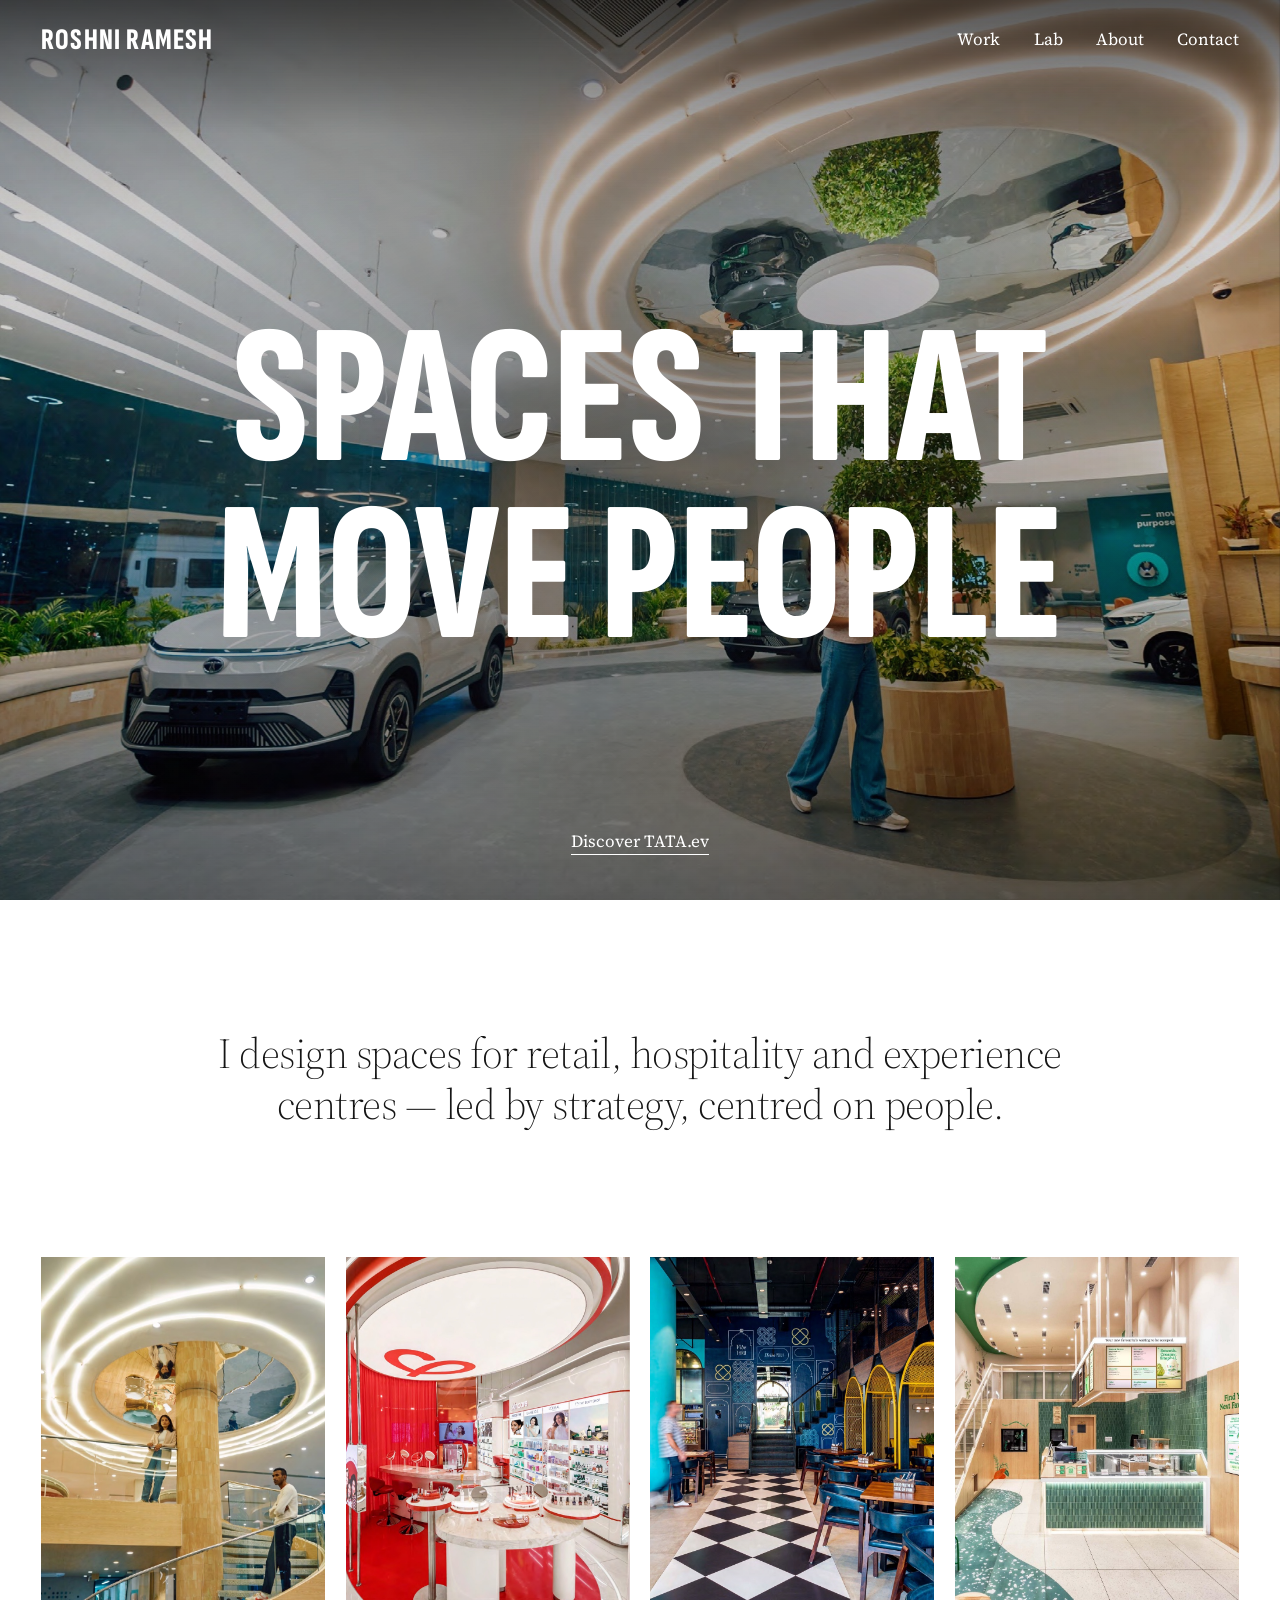
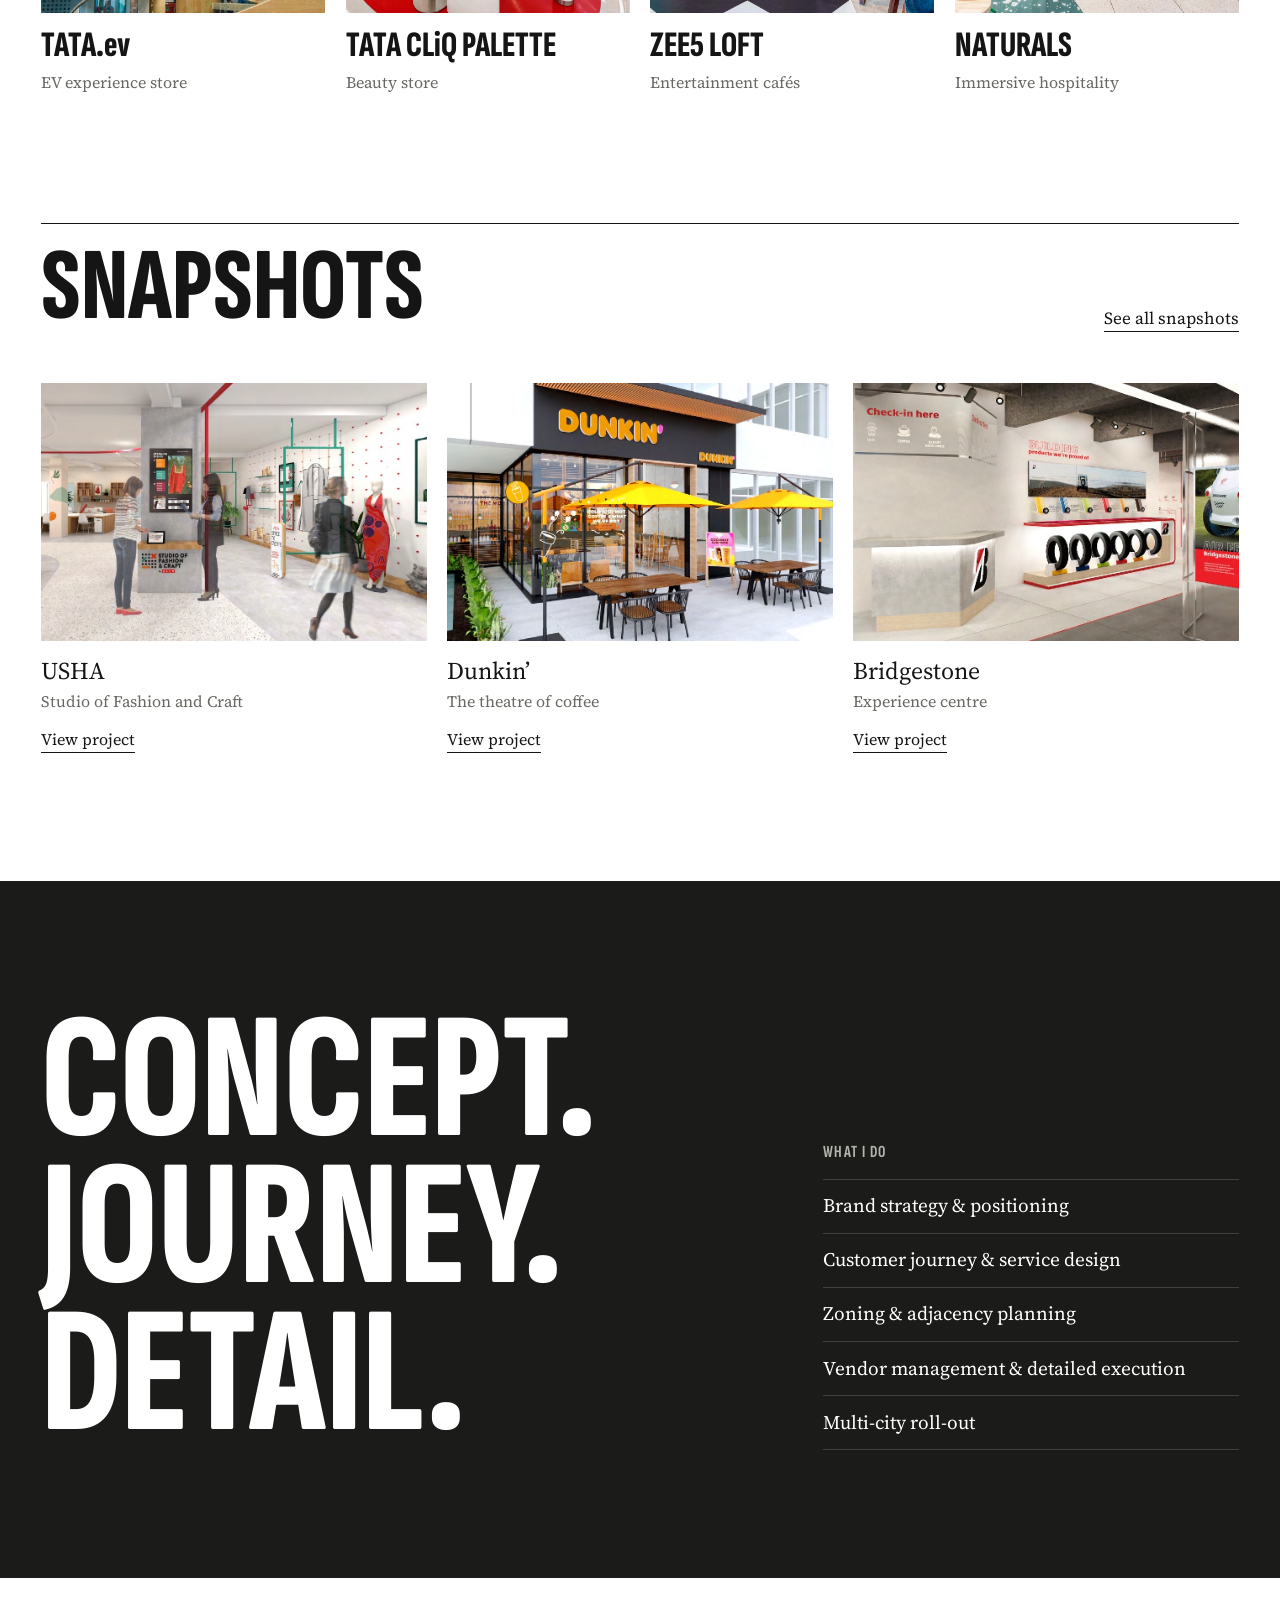
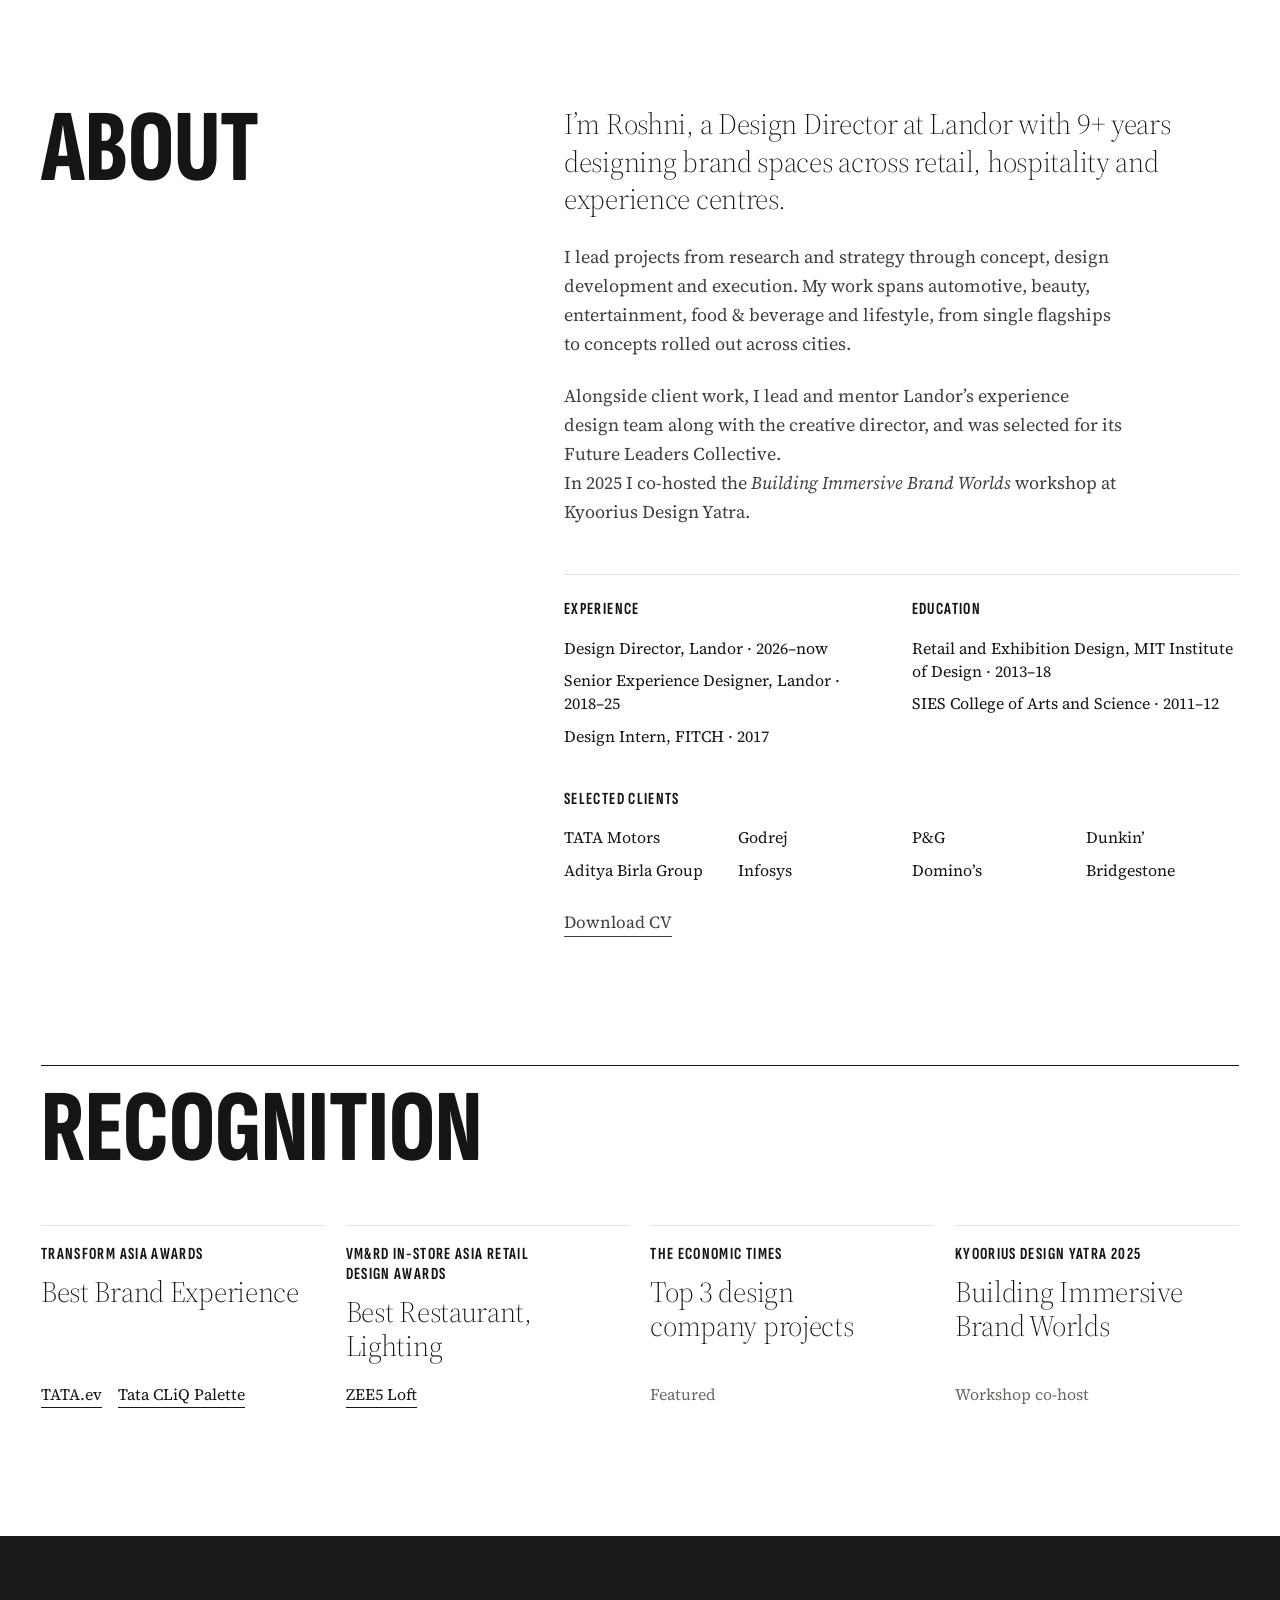
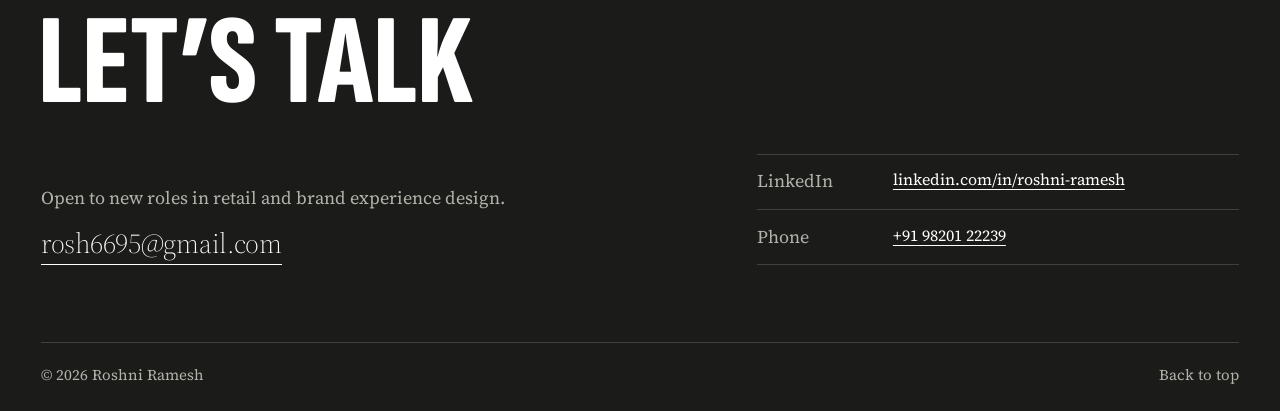
<file: index.html>
<!doctype html>
<!--
  Direction contract (impeccable, Experience mode). seed: n/a (node unavailable)
  THESIS: The built work is the argument; the interface is a quiet gallery wall.
  OWN-WORLD: White ground, near-black ink, condensed poster capitals with an optical-size serif. Colour comes only from the stores.
  STORY: Hero, intro, three flagships, snapshots, "Concept. Journey. Detail.", about, contact.
  FIRST VIEWPORT: The TATA.ev store full bleed with "Spaces that move people" and one underlined link.
  FORM: Agency editorial: full-bleed heroes, 4:5 blur-reveal tiles, long-scroll case studies, a "Next project" door.
-->
<html lang="en">
<head>
  <meta charset="utf-8">
  <meta name="viewport" content="width=device-width, initial-scale=1">
  <title>Roshni Ramesh — Retail Experience Designer</title>
  <meta name="description" content="Portfolio of Roshni Ramesh, retail experience designer: brand stores, cafés and experience centres for Naturals, TATA.ev, Tata CLiQ Palette, ZEE5, Dunkin’, Bridgestone and USHA.">
  <meta name="theme-color" content="#151515">
  <meta property="og:title" content="Roshni Ramesh — Retail Experience Designer">
  <meta property="og:description" content="Brand stores, cafés and experience centres that people want to spend time in.">
  <meta property="og:image" content="assets/img/tata-ev-hero.jpg">
  <link rel="icon" href="data:image/svg+xml,%3Csvg xmlns='http://www.w3.org/2000/svg' viewBox='0 0 64 64'%3E%3Crect width='64' height='64' rx='14' fill='%23151515'/%3E%3Ctext x='32' y='42' text-anchor='middle' font-family='Arial Narrow,Arial,sans-serif' font-weight='700' font-size='28' fill='%23fff'%3ERR%3C/text%3E%3C/svg%3E">
  <link rel="preconnect" href="https://fonts.googleapis.com">
  <link rel="preconnect" href="https://fonts.gstatic.com" crossorigin>
  <link rel="stylesheet" href="https://fonts.googleapis.com/css2?family=Sofia+Sans+Extra+Condensed:wght@500..900&family=Source+Serif+4:ital,opsz,wght@0,8..60,300..700;1,8..60,300..700&display=swap">
  <link rel="stylesheet" href="css/styles.css?v=20261116f">
  <script>document.documentElement.classList.add('js');if('scrollRestoration' in history)history.scrollRestoration='manual';</script>
  <script src="js/main.js?v=20261114" defer></script>
</head>
<body class="has-hero">
  <a class="skip-link" href="#main">Skip to content</a>

  <header class="site-header">
    <a class="wordmark" href="index.html">Roshni Ramesh</a>
    <nav class="site-nav" aria-label="Main">
      <ul>
        <li><a href="#work">Work</a></li>
        <li><a href="ai-experiments.html">Lab</a></li>
        <li><a href="#about">About</a></li>
        <li><a href="#contact">Contact</a></li>
      </ul>
    </nav>
    <button class="menu-toggle" type="button" aria-expanded="false" aria-controls="menu">
      <span class="menu-toggle__label">Menu</span>
      <span class="menu-toggle__icon" aria-hidden="true"></span>
    </button>
  </header>

  <div class="menu" id="menu" hidden>
    <nav aria-label="Menu">
      <ul class="menu__list">
        <li><a href="#work">Work</a></li>
        <li><a href="ai-experiments.html">Lab</a></li>
        <li><a href="#about">About</a></li>
        <li><a href="#contact">Contact</a></li>
      </ul>
    </nav>
    <p class="menu__foot">Roshni Ramesh — Retail experience designer</p>
  </div>

  <main id="main">
    <section class="hero" data-hero>
      <img class="hero__media" src="assets/img/tata-ev-hero.jpg" srcset="assets/img/tata-ev-hero-sm.jpg 1100w, assets/img/tata-ev-hero.jpg 1824w" sizes="100vw" width="1824" height="1281" alt="Inside the TATA.ev store: ring-lit ceilings, a sculpted tree and an SUV on display beside tall windows." fetchpriority="high">
      <div class="hero__content">
        <h1 class="hero__title">
          <span class="visually-hidden">Roshni Ramesh, retail experience designer. </span>
          <span class="line"><span>Spaces that</span></span>
          <span class="line"><span>move people</span></span>
        </h1>
      </div>
      <div class="hero__foot">
        <a class="link-under" href="tata-ev.html">Discover TATA.ev</a>
      </div>
    </section>

    <section class="intro" aria-label="Introduction">
      <p class="statement">I design spaces for retail, hospitality and experience centres — led by strategy, centred on people.</p>
    </section>

    <section class="work" id="work" aria-labelledby="work-title">
      <h2 class="visually-hidden" id="work-title">Selected work</h2>
      <ul class="tiles">
        <li>
          <a class="tile" href="tata-ev.html">
            <span class="tile__media">
              <img src="assets/img/tata-ev-mezzanine.jpg" width="839" height="1330" alt="" loading="lazy" decoding="async">
              <span class="tile__reveal" aria-hidden="true">
                <span class="tile__tagline">Move with meaning</span>
                <span class="link-under">View project</span>
              </span>
            </span>
            <h3 class="tile__title">TATA.<span class="keep-case">ev</span></h3>
            <span class="tile__meta">EV experience store</span>
          </a>
        </li>
        <li>
          <a class="tile" href="tata-cliq-palette.html">
            <span class="tile__media">
              <img src="assets/img/cliq-playground.jpg" width="970" height="1442" alt="" loading="lazy" decoding="async">
              <span class="tile__reveal" aria-hidden="true">
                <span class="tile__tagline">A beautiful obsession</span>
                <span class="link-under">View project</span>
              </span>
            </span>
            <h3 class="tile__title">Tata CL<span class="keep-case">i</span>Q Palette</h3>
            <span class="tile__meta">Beauty store</span>
          </a>
        </li>
        <li>
          <a class="tile" href="zee5-loft.html">
            <span class="tile__media">
              <img src="assets/img/zee5-arches.jpg" width="1400" height="1224" alt="" loading="lazy" decoding="async" style="object-position: 72% 50%">
              <span class="tile__reveal" aria-hidden="true">
                <span class="tile__tagline">Loft of fun</span>
                <span class="link-under">View project</span>
              </span>
            </span>
            <h3 class="tile__title">ZEE5 Loft</h3>
            <span class="tile__meta">Entertainment cafés</span>
          </a>
        </li>
        <li>
          <a class="tile" href="naturals.html">
            <span class="tile__media">
              <img src="assets/img/naturals-hero.jpg" width="2000" height="1103" alt="" loading="lazy" decoding="async" style="object-position: 62% 50%">
              <span class="tile__reveal" aria-hidden="true">
                <span class="tile__tagline">Tree to Treat</span>
                <span class="link-under">View project</span>
              </span>
            </span>
            <h3 class="tile__title">Naturals</h3>
            <span class="tile__meta">Immersive hospitality</span>
          </a>
        </li>
      </ul>
    </section>

    <section class="snapshots" aria-labelledby="snapshots-title">
      <div class="section-head">
        <h2 class="section-title" id="snapshots-title">Snapshots</h2>
        <a class="link-under" href="snapshots.html">See all snapshots</a>
      </div>
      <ul class="cards">
        <li>
          <a class="card" href="snapshots.html#usha">
            <span class="card__media"><img src="assets/img/usha-1.jpg" width="917" height="725" alt="" loading="lazy" decoding="async"></span>
            <h3 class="card__title">USHA</h3>
            <span class="card__meta">Studio of Fashion and Craft</span>
            <span class="card__cta link-under">View project</span>
          </a>
        </li>
        <li>
          <a class="card" href="snapshots.html#dunkin">
            <span class="card__media"><img src="assets/img/dunkin-1.jpg" width="917" height="725" alt="" loading="lazy" decoding="async"></span>
            <h3 class="card__title">Dunkin’</h3>
            <span class="card__meta">The theatre of coffee</span>
            <span class="card__cta link-under">View project</span>
          </a>
        </li>
        <li>
          <a class="card" href="snapshots.html#bridgestone">
            <span class="card__media"><img src="assets/img/bridgestone-3.jpg" width="917" height="728" alt="" loading="lazy" decoding="async"></span>
            <h3 class="card__title">Bridgestone</h3>
            <span class="card__meta">Experience centre</span>
            <span class="card__cta link-under">View project</span>
          </a>
        </li>
      </ul>
    </section>

    <section class="manifesto" aria-labelledby="manifesto-title">
      <h2 class="manifesto__title" id="manifesto-title"><span>Concept.</span> <span>Journey.</span> <span>Detail.</span></h2>
      <div class="manifesto__side">
        <h3 class="label">What I do</h3>
        <ul class="manifesto__list">
          <li>Brand strategy &amp; positioning</li>
          <li>Customer journey &amp; service design</li>
          <li>Zoning &amp; adjacency planning</li>
          <li>Vendor management &amp; detailed execution</li>
          <li>Multi-city roll-out</li>
        </ul>
      </div>
    </section>

    <section class="about" id="about" aria-labelledby="about-title">
      <h2 class="section-title" id="about-title">About</h2>
      <div class="about__body">
        <p class="lead">I’m Roshni, a Design Director at Landor with 9+ years designing brand spaces across retail, hospitality and experience centres.</p>
        <p>I lead projects from research and strategy through concept, design development and execution. My work spans automotive, beauty, entertainment, food &amp; beverage and lifestyle, from single flagships to concepts rolled out across cities.</p>
        <p>Alongside client work, I lead and mentor Landor’s experience design team along with the creative director, and was selected for its Future Leaders Collective.<br>In 2025 I co-hosted the <i>Building Immersive Brand Worlds</i> workshop at Kyoorius Design Yatra.</p>
        <div class="facts">
          <div>
            <h3 class="label">Experience</h3>
            <ul>
              <li>Design Director, Landor · 2026–now</li>
              <li>Senior Experience Designer, Landor · 2018–25</li>
              <li>Design Intern, FITCH · 2017</li>
            </ul>
          </div>
          <div>
            <h3 class="label">Education</h3>
            <ul>
              <li>Retail and Exhibition Design, MIT Institute of Design · 2013–18</li>
              <li>SIES College of Arts and Science · 2011–12</li>
            </ul>
          </div>
          <div class="facts__clients">
            <h3 class="label">Selected clients</h3>
            <ul>
              <li>TATA Motors</li>
              <li>Aditya Birla Group</li>
              <li>Godrej</li>
              <li>Infosys</li>
              <li>P&amp;G</li>
              <li>Domino’s</li>
              <li>Dunkin’</li>
              <li>Bridgestone</li>
            </ul>
          </div>
        </div>
        <p class="about__cv"><a class="link-under" href="assets/roshni-ramesh-cv.pdf" download="Roshni-Ramesh-CV.pdf">Download CV</a></p>
      </div>
    </section>

    <section class="recog" aria-labelledby="recog-title">
      <div class="section-head">
        <h2 class="section-title" id="recog-title">Recognition</h2>
      </div>
      <ol class="recog__list">
        <li>
          <p class="recog__org">Transform Asia Awards</p>
          <p class="recog__win">Best Brand Experience</p>
          <p class="recog__for"><a class="link-under" href="tata-ev.html">TATA.ev</a> <a class="link-under" href="tata-cliq-palette.html">Tata CLiQ Palette</a></p>
        </li>
        <li>
          <p class="recog__org">VM&amp;RD In-Store Asia Retail Design Awards</p>
          <p class="recog__win">Best Restaurant, Lighting</p>
          <p class="recog__for"><a class="link-under" href="zee5-loft.html">ZEE5 Loft</a></p>
        </li>
        <li>
          <p class="recog__org">The Economic Times</p>
          <p class="recog__win">Top 3 design company projects</p>
          <p class="recog__for">Featured</p>
        </li>
        <li>
          <p class="recog__org">Kyoorius Design Yatra 2025</p>
          <p class="recog__win">Building Immersive Brand Worlds</p>
          <p class="recog__for">Workshop co-host</p>
        </li>
      </ol>
    </section>
  </main>

  <footer class="site-footer" id="contact">
    <h2 class="footer__title">Let’s talk</h2>
    <div class="footer__grid">
      <div>
        <p class="footer__lede">Open to new roles in retail and brand experience design.</p>
        <a class="footer__email link-under" href="mailto:rosh6695@gmail.com">rosh6695@gmail.com</a>
      </div>
      <dl class="footer__meta">
        <div><dt>LinkedIn</dt><dd><a href="https://www.linkedin.com/in/roshni-ramesh-a06592142/" target="_blank" rel="noopener">linkedin.com/in/roshni-ramesh</a></dd></div>
        <div><dt>Phone</dt><dd><a href="tel:+919820122239">+91 98201 22239</a></dd></div>
      </dl>
    </div>
    <div class="footer__bottom">
      <p>© 2026 Roshni Ramesh</p>
      <a href="#top">Back to top</a>
    </div>
  </footer>
</body>
</html>
</file>
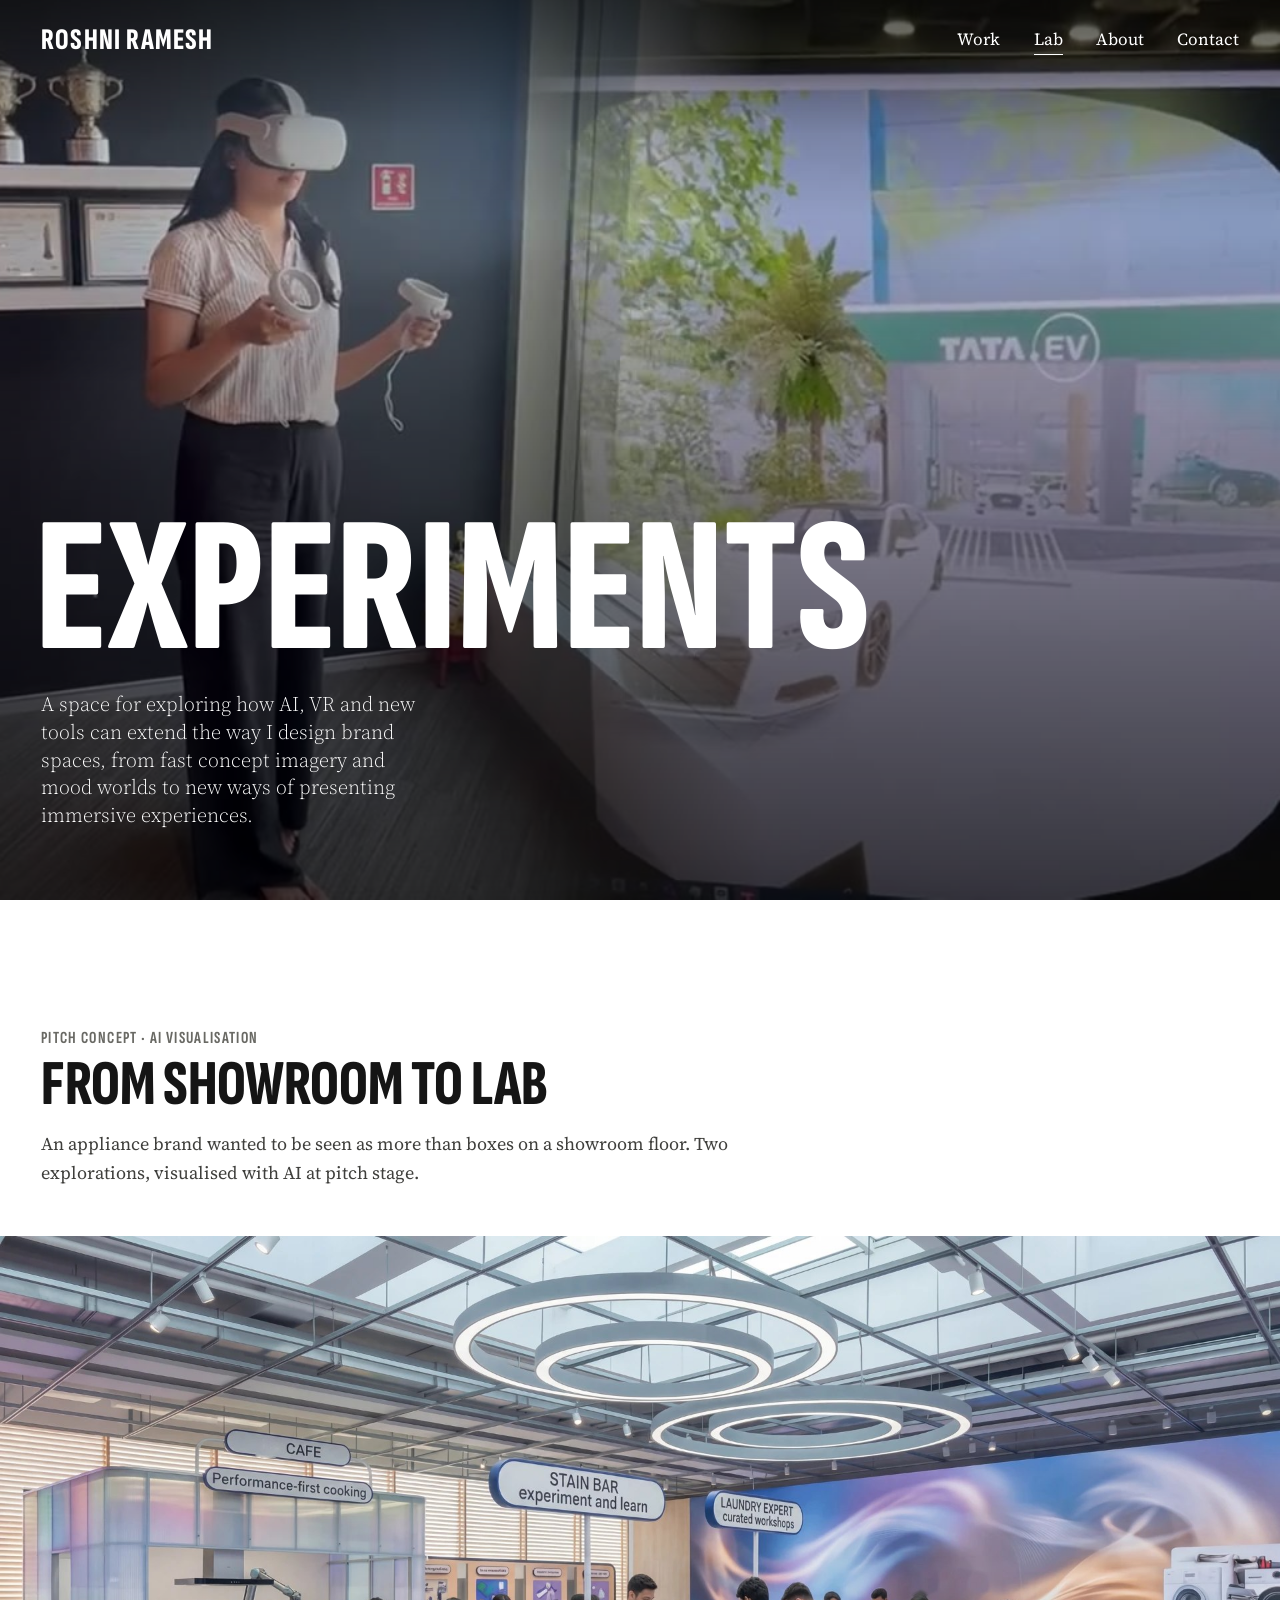
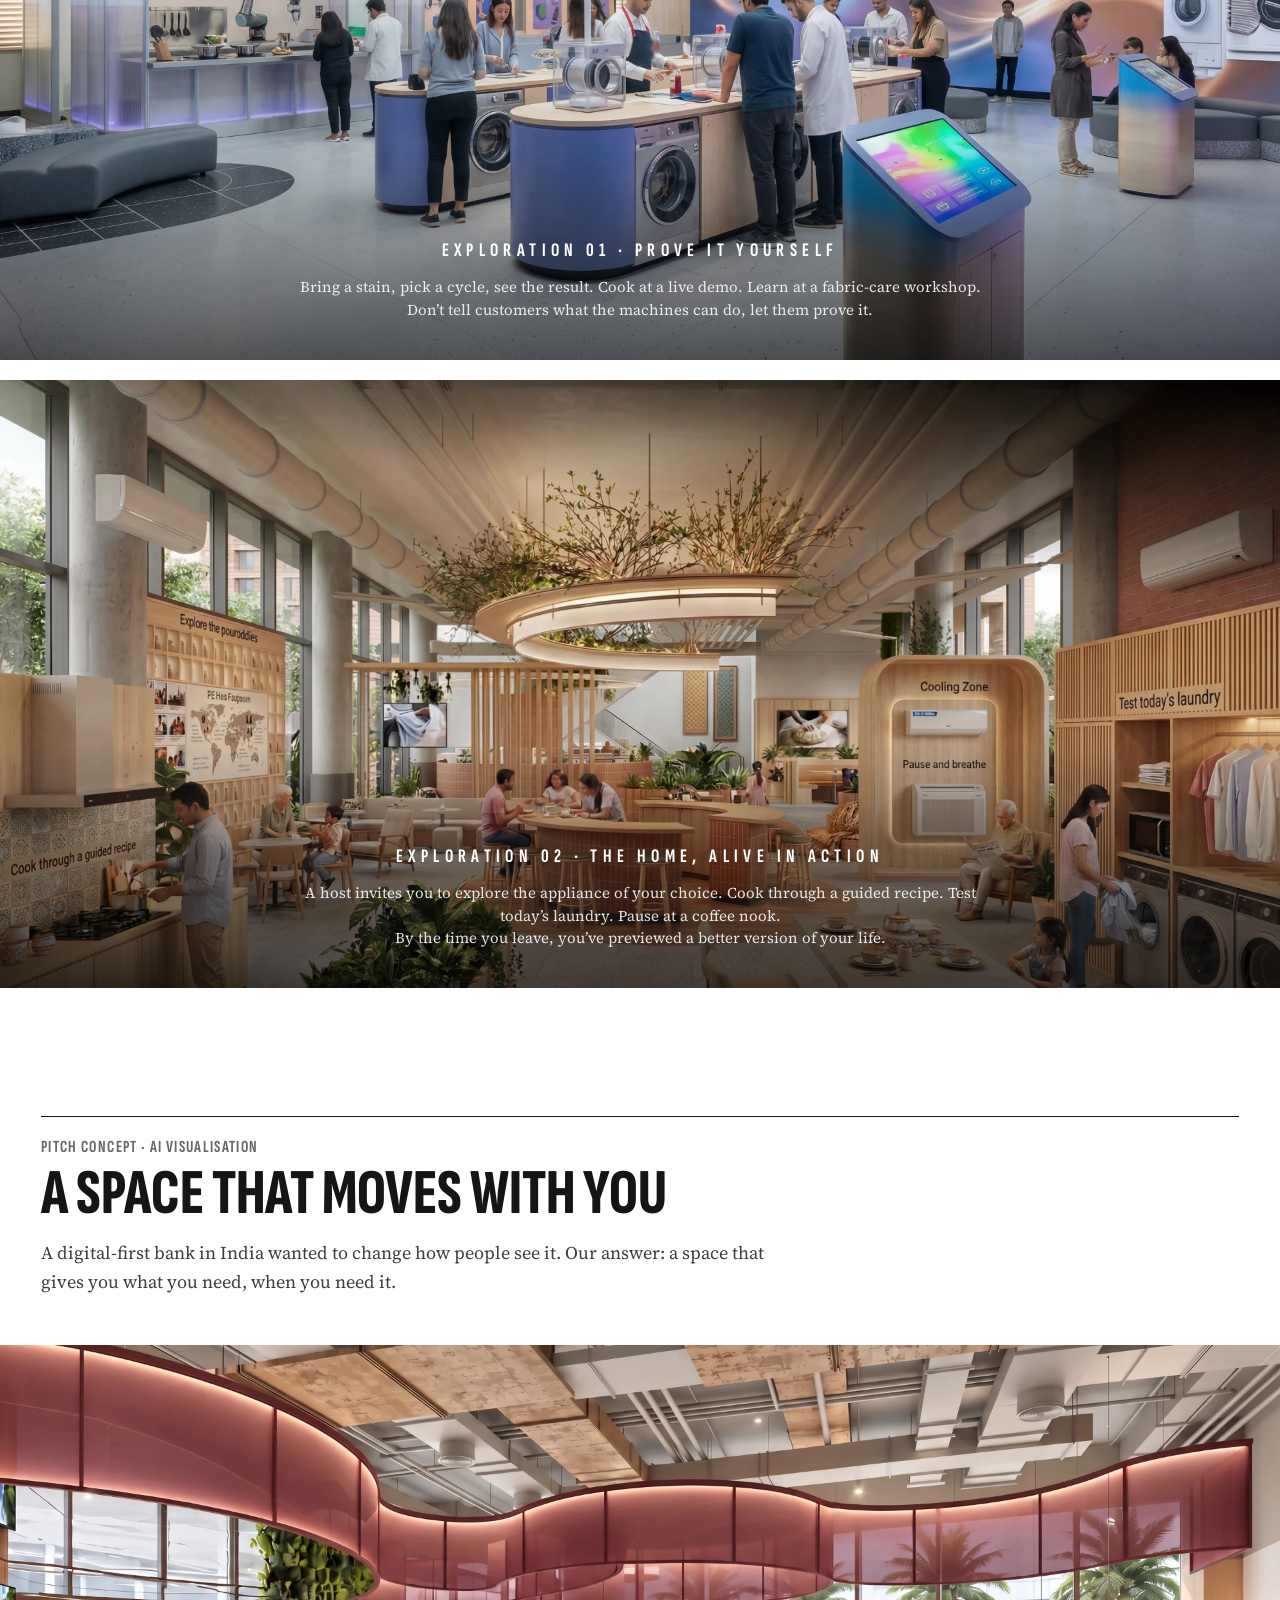
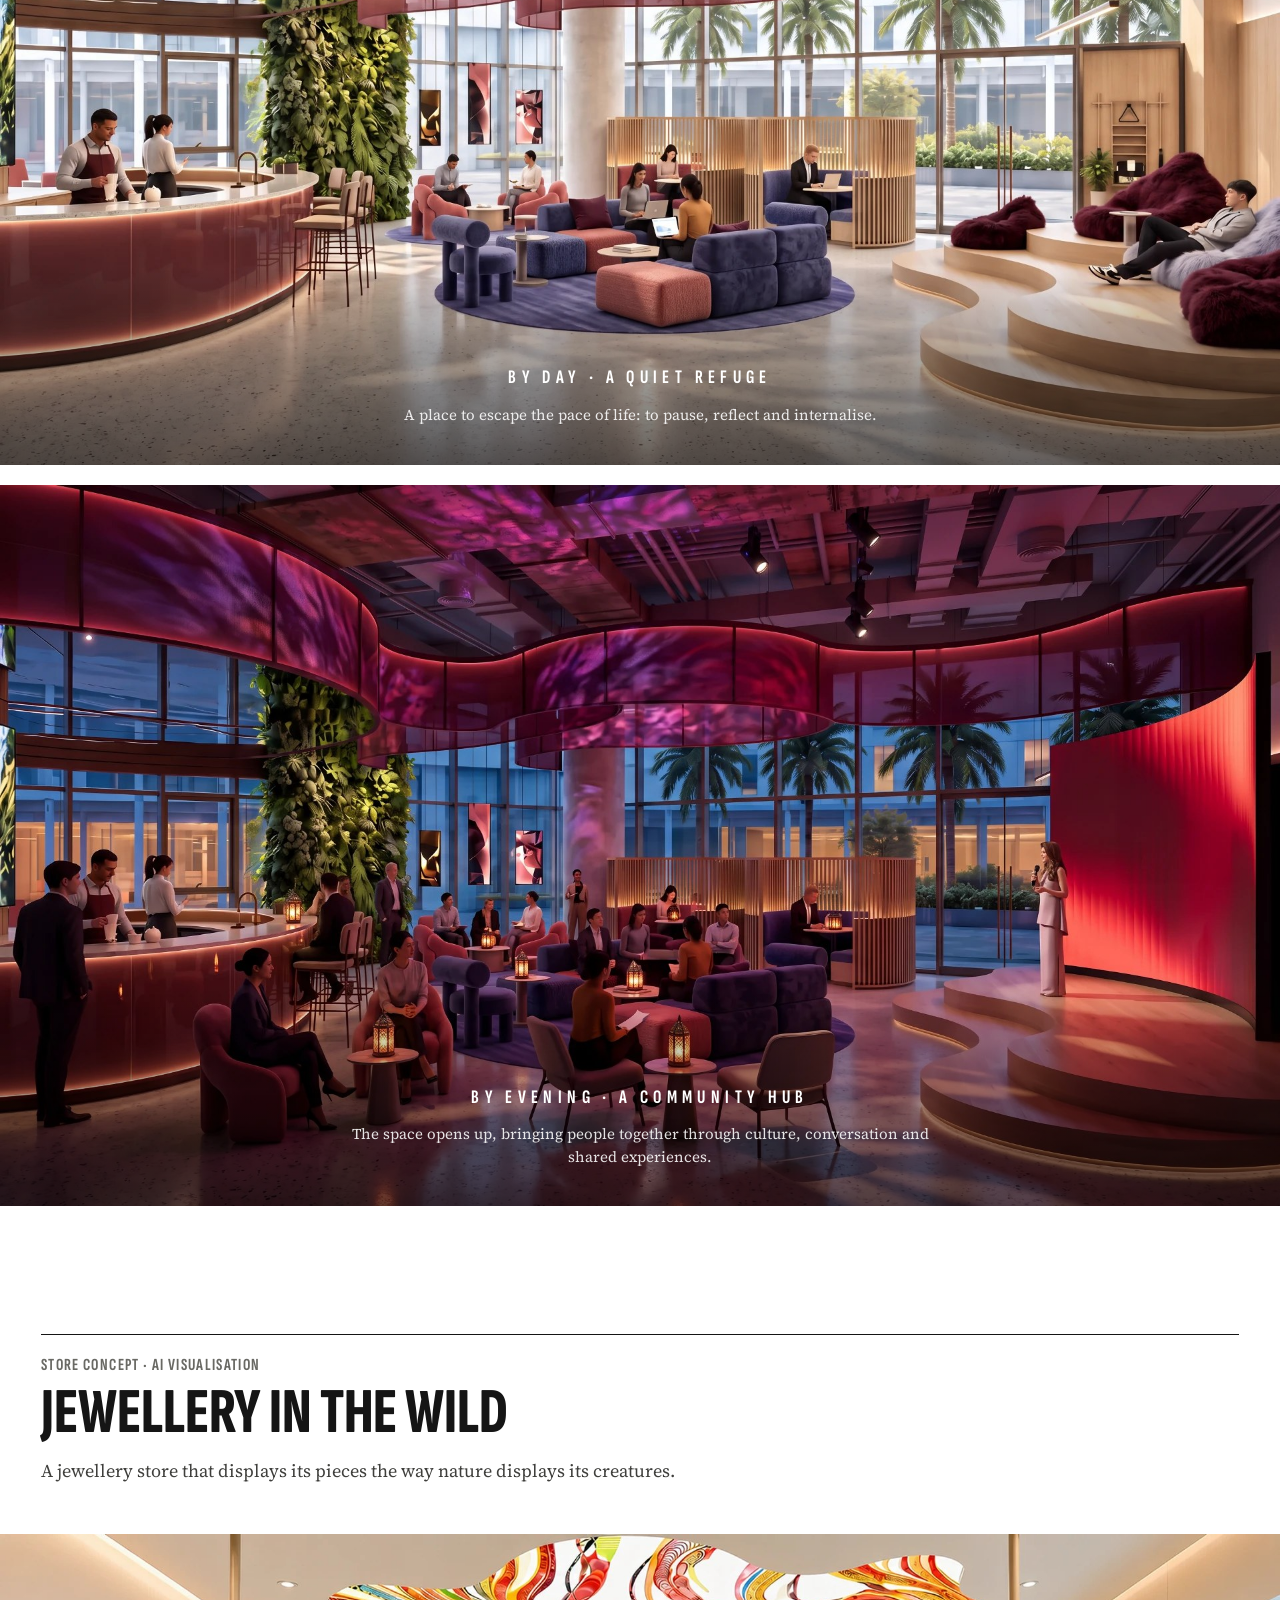
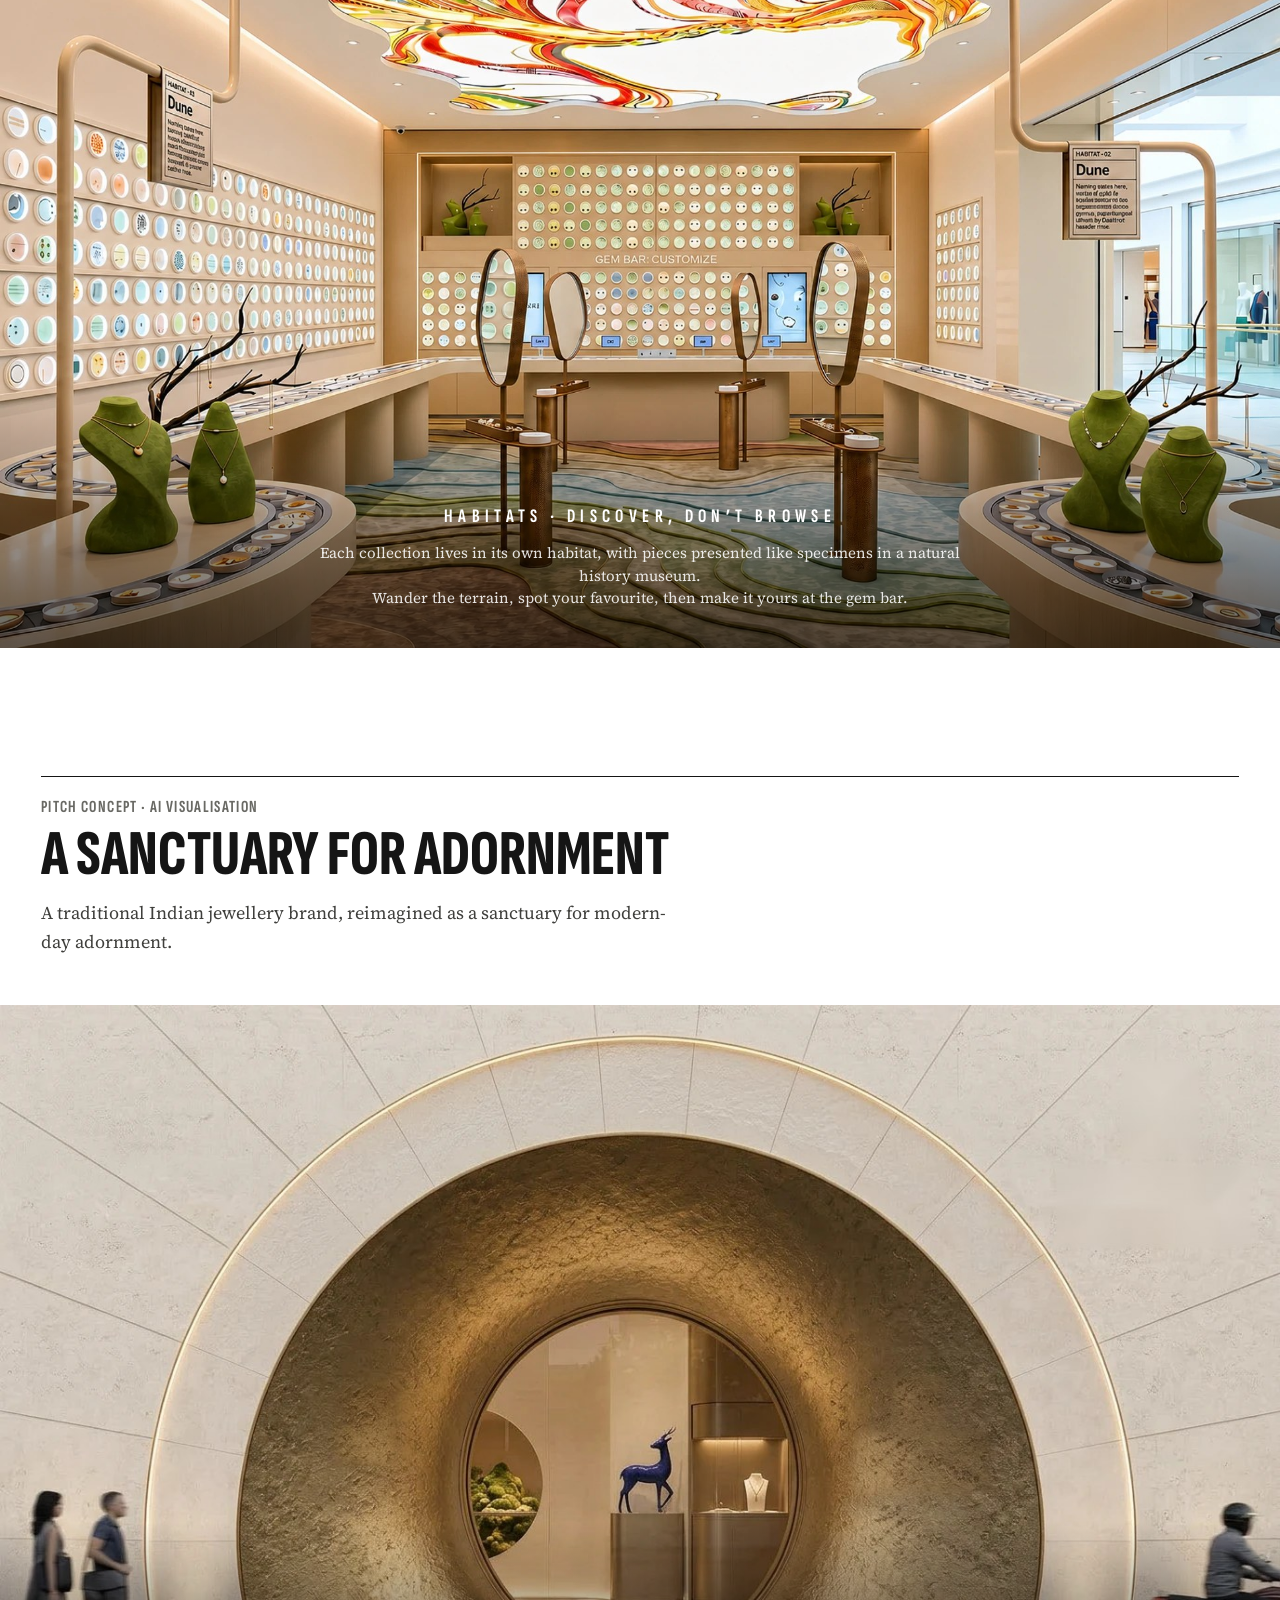
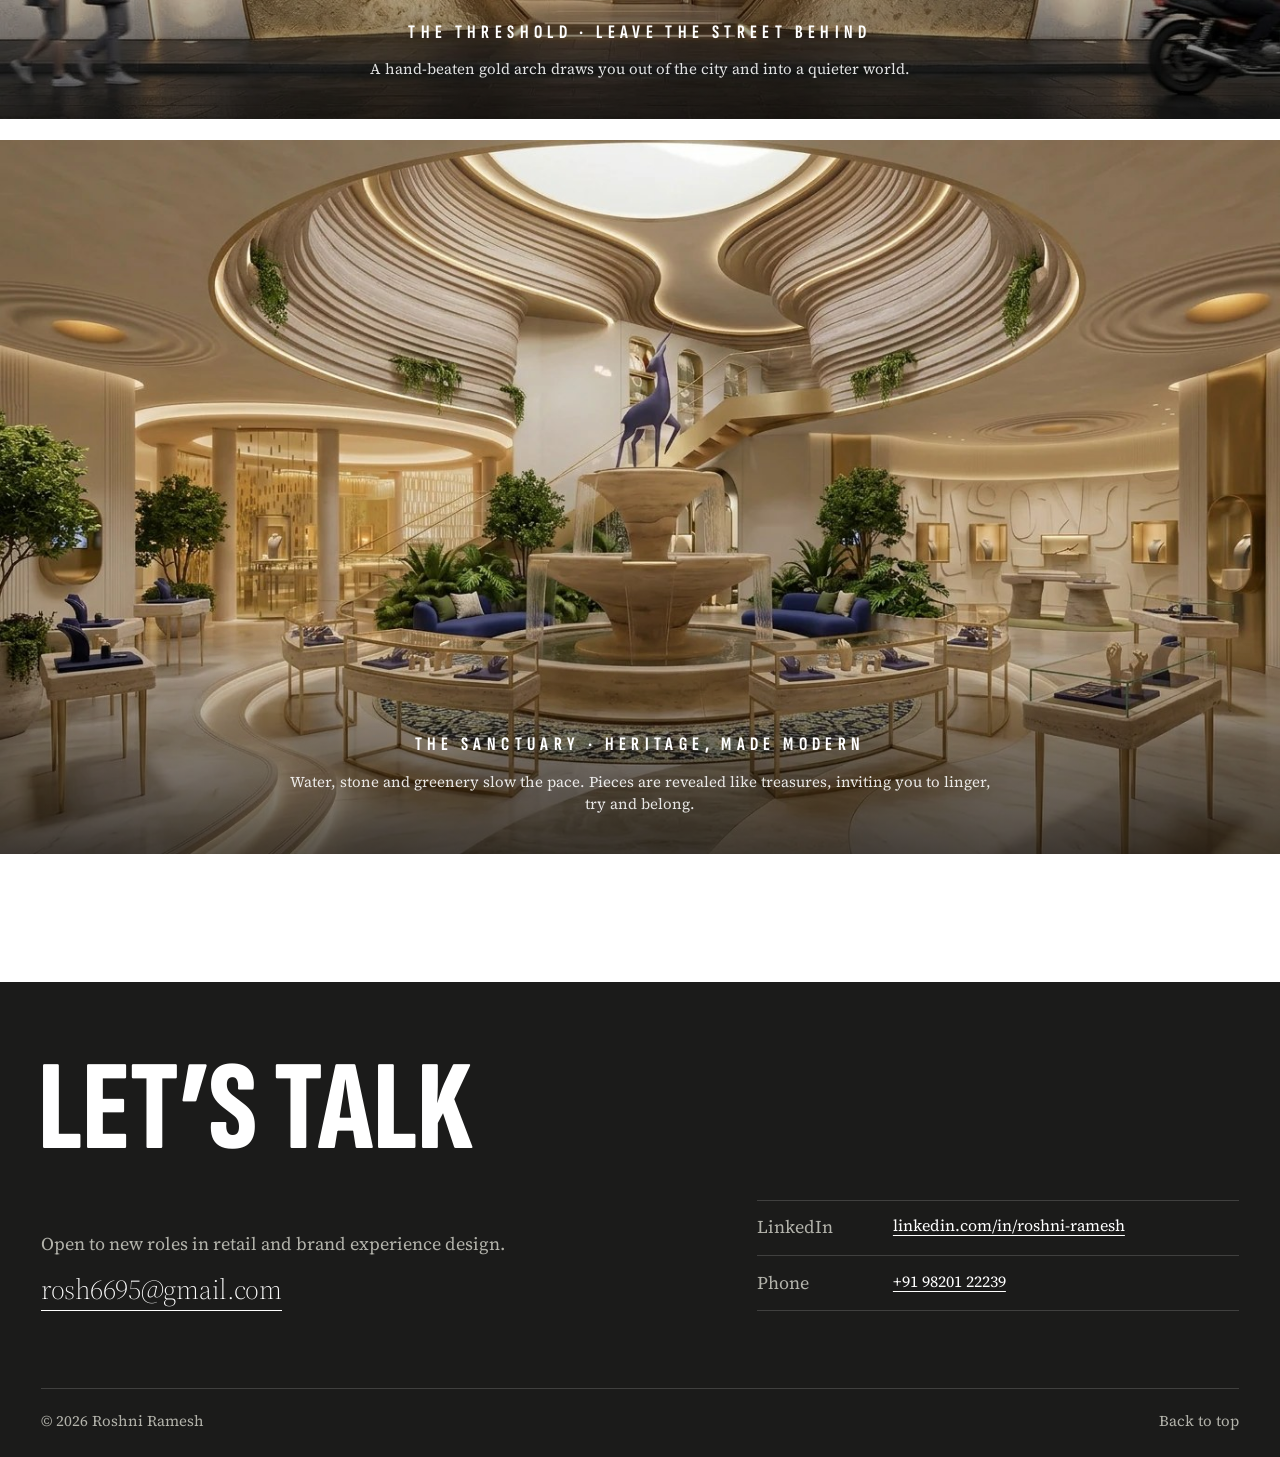
<file: ai-experiments.html>
<!doctype html>
<html lang="en">
<head>
  <meta charset="utf-8">
  <meta name="viewport" content="width=device-width, initial-scale=1">
  <title>Experiments — Roshni Ramesh, Retail Experience Designer</title>
  <meta name="description" content="AI experiments by Roshni Ramesh: exploring how AI tools can extend retail and spatial experience design, from concept imagery to immersive brand worlds.">
  <meta name="theme-color" content="#151515">
    <link rel="icon" href="data:image/svg+xml,%3Csvg xmlns='http://www.w3.org/2000/svg' viewBox='0 0 64 64'%3E%3Crect width='64' height='64' rx='14' fill='%23151515'/%3E%3Ctext x='32' y='42' text-anchor='middle' font-family='Arial Narrow,Arial,sans-serif' font-weight='700' font-size='28' fill='%23fff'%3ERR%3C/text%3E%3C/svg%3E">
  <link rel="preconnect" href="https://fonts.googleapis.com">
  <link rel="preconnect" href="https://fonts.gstatic.com" crossorigin>
  <link rel="stylesheet" href="https://fonts.googleapis.com/css2?family=Sofia+Sans+Extra+Condensed:wght@500..900&family=Source+Serif+4:ital,opsz,wght@0,8..60,300..700;1,8..60,300..700&display=swap">
  <link rel="stylesheet" href="css/styles.css?v=20261116f">
  <script>document.documentElement.classList.add('js');if('scrollRestoration' in history)history.scrollRestoration='manual';</script>
  <script src="js/main.js?v=20261114" defer></script>
</head>
<body class="has-hero" style="--dim: .15">
  <a class="skip-link" href="#main">Skip to content</a>

  <header class="site-header">
    <a class="wordmark" href="index.html">Roshni Ramesh</a>
    <nav class="site-nav" aria-label="Main">
      <ul>
        <li><a href="index.html#work">Work</a></li>
        <li><a href="ai-experiments.html" aria-current="page">Lab</a></li>
        <li><a href="index.html#about">About</a></li>
        <li><a href="#contact">Contact</a></li>
      </ul>
    </nav>
    <button class="menu-toggle" type="button" aria-expanded="false" aria-controls="menu">
      <span class="menu-toggle__label">Menu</span>
      <span class="menu-toggle__icon" aria-hidden="true"></span>
    </button>
  </header>

  <div class="menu" id="menu" hidden>
    <nav aria-label="Menu">
      <ul class="menu__list">
        <li><a href="index.html#work">Work</a></li>
        <li><a href="ai-experiments.html" aria-current="page">Lab</a></li>
        <li><a href="index.html#about">About</a></li>
        <li><a href="#contact">Contact</a></li>
      </ul>
    </nav>
    <p class="menu__foot">Roshni Ramesh — Retail experience designer</p>
  </div>

  <main id="main">
    <section class="project-hero lab-hero" data-hero>
      <video class="project-hero__media" src="assets/img/lab-hero-v2.mp4" poster="assets/img/lab-hero-poster.jpg?v=2" autoplay muted loop playsinline aria-hidden="true"></video>
      <div class="project-hero__content">
        <h1 class="project-title" id="page-title"><span class="line"><span>Experiments</span></span></h1>
        <p class="project-hero__sub">A space for exploring how AI, VR and new tools can extend the way I design brand spaces, from fast concept imagery and mood worlds to new ways of presenting immersive experiences.</p>
      </div>
    </section>

    <section class="lab" aria-labelledby="lab-appliance">
      <div class="lab__intro">
        <p class="label lab__tool">Pitch concept · AI visualisation</p>
        <h2 class="lab__title" id="lab-appliance">From showroom to lab</h2>
        <p class="lab__lede">An appliance brand wanted to be seen as more than boxes on a showroom floor. Two explorations, visualised with AI at pitch stage.</p>
      </div>

      <figure class="lab__shot">
        <img src="assets/img/ai-appliance-experience.jpg" width="1920" height="1086" alt="AI-generated concept: a demo café with a robotic arm, a ‘Stain Bar’ of washing machines where visitors test fabrics, expert workshop zones and interactive kiosks under ring-lit ceilings." loading="lazy" decoding="async">
        <figcaption class="lab__note">
          <p class="lab__note-title">Exploration 01 · Prove it yourself</p>
          <p>Bring a stain, pick a cycle, see the result. Cook at a live demo. Learn at a fabric-care workshop.<br>Don’t tell customers what the machines can do, let them prove it.</p>
        </figcaption>
      </figure>

      <figure class="lab__shot">
        <img src="assets/img/ai-appliance-home.jpg" width="2000" height="950" alt="AI-generated concept: a warm, plant-filled home-like space with a guided cooking counter, a café bar, a cooling zone and a laundry wall with washing machines." loading="lazy" decoding="async">
        <figcaption class="lab__note">
          <p class="lab__note-title">Exploration 02 · The home, alive in action</p>
          <p>A host invites you to explore the appliance of your choice. Cook through a guided recipe. Test today’s laundry. Pause at a coffee nook.<br>By the time you leave, you’ve previewed a better version of your life.</p>
        </figcaption>
      </figure>
    </section>
    <section class="lab" aria-labelledby="lab-bank">
      <div class="lab__intro">
        <p class="label lab__tool">Pitch concept · AI visualisation</p>
        <h2 class="lab__title" id="lab-bank">A space that moves with you</h2>
        <p class="lab__lede">A digital-first bank in India wanted to change how people see it. Our answer: a space that gives you what you need, when you need it.</p>
      </div>

      <figure class="lab__shot">
        <img src="assets/img/ai-bank-interior.jpg" width="1920" height="1080" alt="AI-generated concept: a calm lounge with a curved café bar under a rose-glass canopy, a living green wall, velvet seating, slatted booths and stepped timber seats by tall windows." loading="lazy" decoding="async">
        <figcaption class="lab__note">
          <p class="lab__note-title">By day · A quiet refuge</p>
          <p>A place to escape the pace of life: to pause, reflect and internalise.</p>
        </figcaption>
      </figure>

      <figure class="lab__shot">
        <img src="assets/img/ai-bank-evening.jpg" width="1920" height="1082" alt="AI-generated concept: the same lounge at night, lit by lanterns and a glowing rose canopy, with people gathered in the seating as a speaker addresses them from a curved stage." loading="lazy" decoding="async">
        <figcaption class="lab__note">
          <p class="lab__note-title">By evening · A community hub</p>
          <p>The space opens up, bringing people together through culture, conversation and shared experiences.</p>
        </figcaption>
      </figure>
    </section>
    <section class="lab" aria-labelledby="lab-jewellery">
      <div class="lab__intro">
        <p class="label lab__tool">Store concept · AI visualisation</p>
        <h2 class="lab__title" id="lab-jewellery">Jewellery in the wild</h2>
        <p class="lab__lede">A jewellery store that displays its pieces the way nature displays its creatures.</p>
      </div>

      <figure class="lab__shot">
        <img src="assets/img/ai-jewellery-habitat.jpg" width="1936" height="1080" alt="AI-generated concept: a jewellery store with a contoured, landscape-like floor, moss-green busts beside bare branches, specimen walls of pieces in circular cases, a gem bar for customisation and a flowing artwork ceiling." loading="lazy" decoding="async">
        <figcaption class="lab__note">
          <p class="lab__note-title">Habitats · Discover, don’t browse</p>
          <p>Each collection lives in its own habitat, with pieces presented like specimens in a natural history museum.<br>Wander the terrain, spot your favourite, then make it yours at the gem bar.</p>
        </figcaption>
      </figure>
    </section>
    <section class="lab" aria-labelledby="lab-sanctuary">
      <div class="lab__intro">
        <p class="label lab__tool">Pitch concept · AI visualisation</p>
        <h2 class="lab__title" id="lab-sanctuary">A sanctuary for adornment</h2>
        <p class="lab__lede">A traditional Indian jewellery brand, reimagined as a sanctuary for modern-day adornment.</p>
      </div>

      <figure class="lab__shot">
        <img src="assets/img/ai-sanctuary-facade.jpg" width="1376" height="768" alt="AI-generated concept: a pale stone facade with a great arch opening into a hand-beaten gold tunnel, leading to a circular doorway and a blue deer sculpture." loading="lazy" decoding="async">
        <figcaption class="lab__note">
          <p class="lab__note-title">The threshold · Leave the street behind</p>
          <p>A hand-beaten gold arch draws you out of the city and into a quieter world.</p>
        </figcaption>
      </figure>

      <figure class="lab__shot">
        <img src="assets/img/ai-sanctuary-interior.jpg" width="1376" height="768" alt="AI-generated concept: a domed interior with sculpted, layered ceilings, a tiered stone fountain crowned by a deer, travertine display cases, greenery and a curving gold staircase." loading="lazy" decoding="async">
        <figcaption class="lab__note">
          <p class="lab__note-title">The sanctuary · Heritage, made modern</p>
          <p>Water, stone and greenery slow the pace. Pieces are revealed like treasures, inviting you to linger, try and belong.</p>
        </figcaption>
      </figure>
    </section>
  </main>

  <footer class="site-footer" id="contact">
    <h2 class="footer__title">Let’s talk</h2>
    <div class="footer__grid">
      <div>
        <p class="footer__lede">Open to new roles in retail and brand experience design.</p>
        <a class="footer__email link-under" href="mailto:rosh6695@gmail.com">rosh6695@gmail.com</a>
      </div>
      <dl class="footer__meta">
        <div><dt>LinkedIn</dt><dd><a href="https://www.linkedin.com/in/roshni-ramesh-a06592142/" target="_blank" rel="noopener">linkedin.com/in/roshni-ramesh</a></dd></div>
        <div><dt>Phone</dt><dd><a href="tel:+919820122239">+91 98201 22239</a></dd></div>
      </dl>
    </div>
    <div class="footer__bottom">
      <p>© 2026 Roshni Ramesh</p>
      <a href="#top">Back to top</a>
    </div>
  </footer>
</body>
</html>
</file>
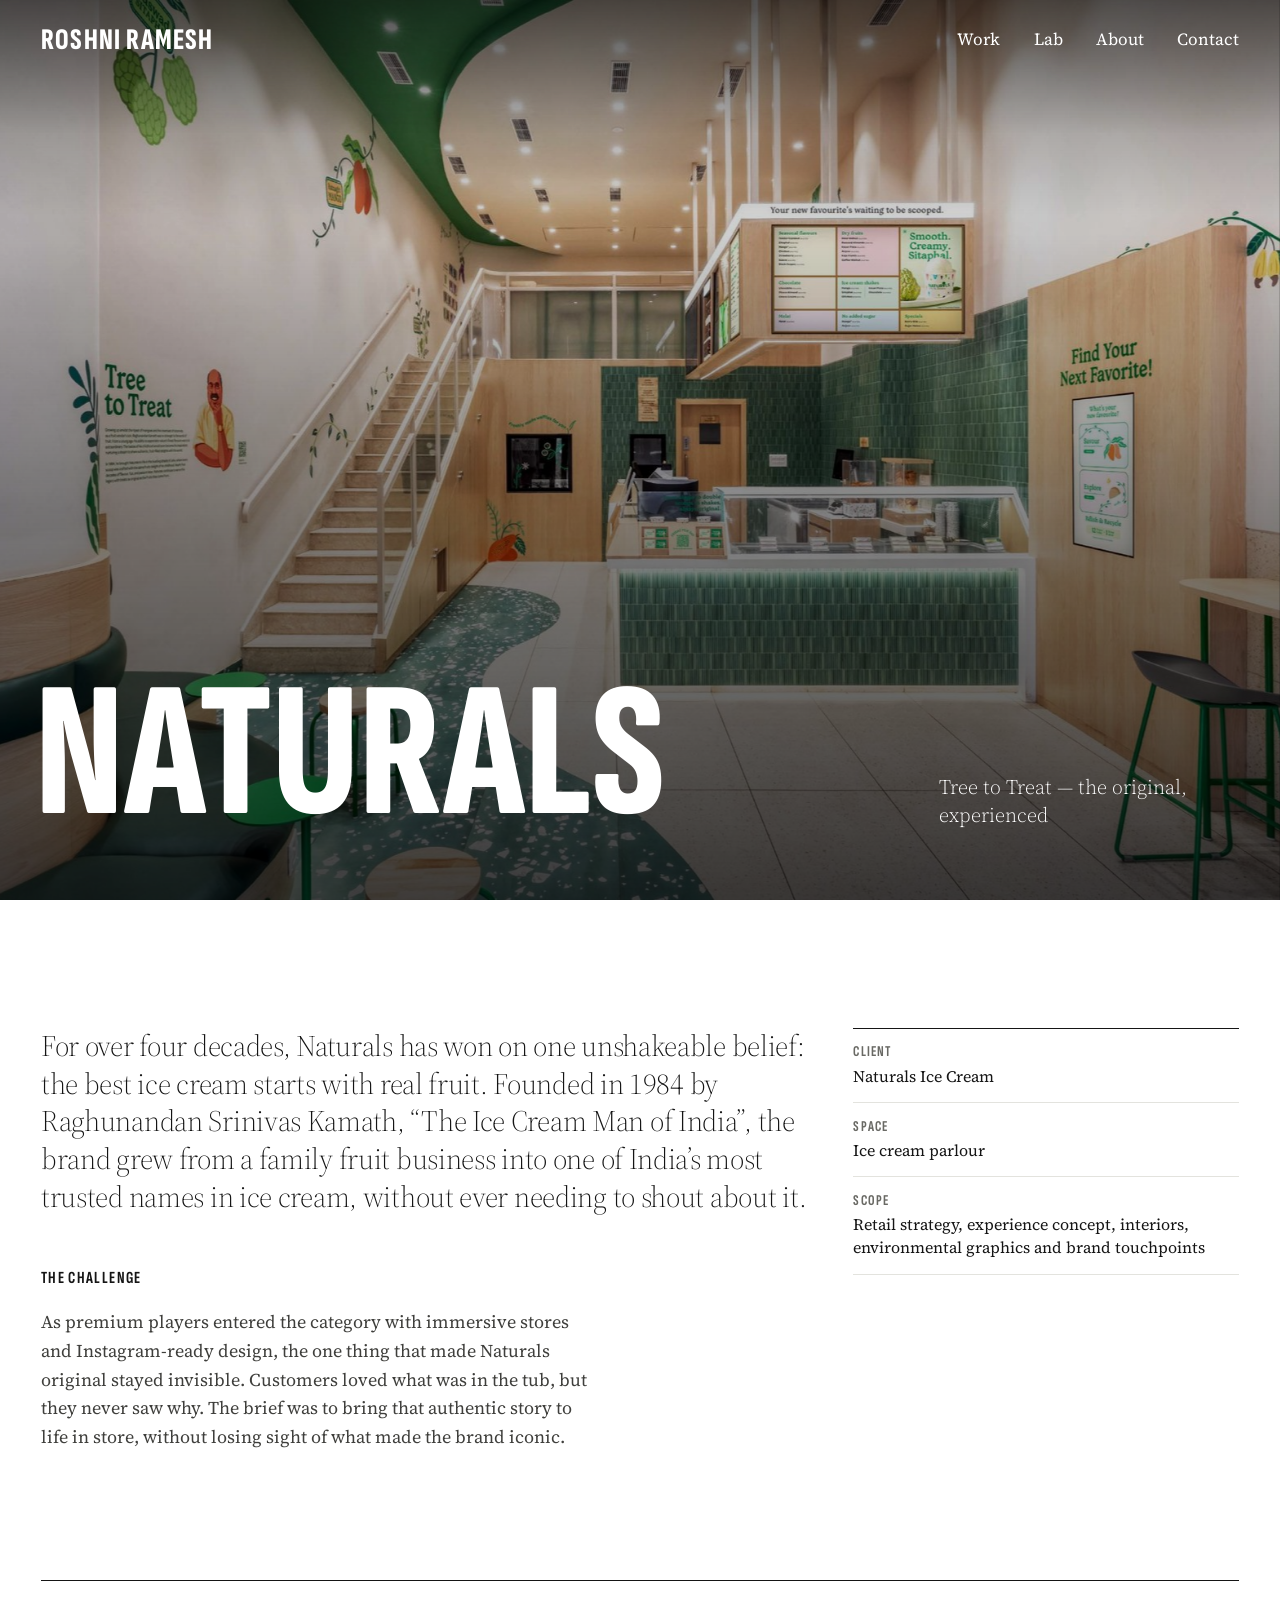
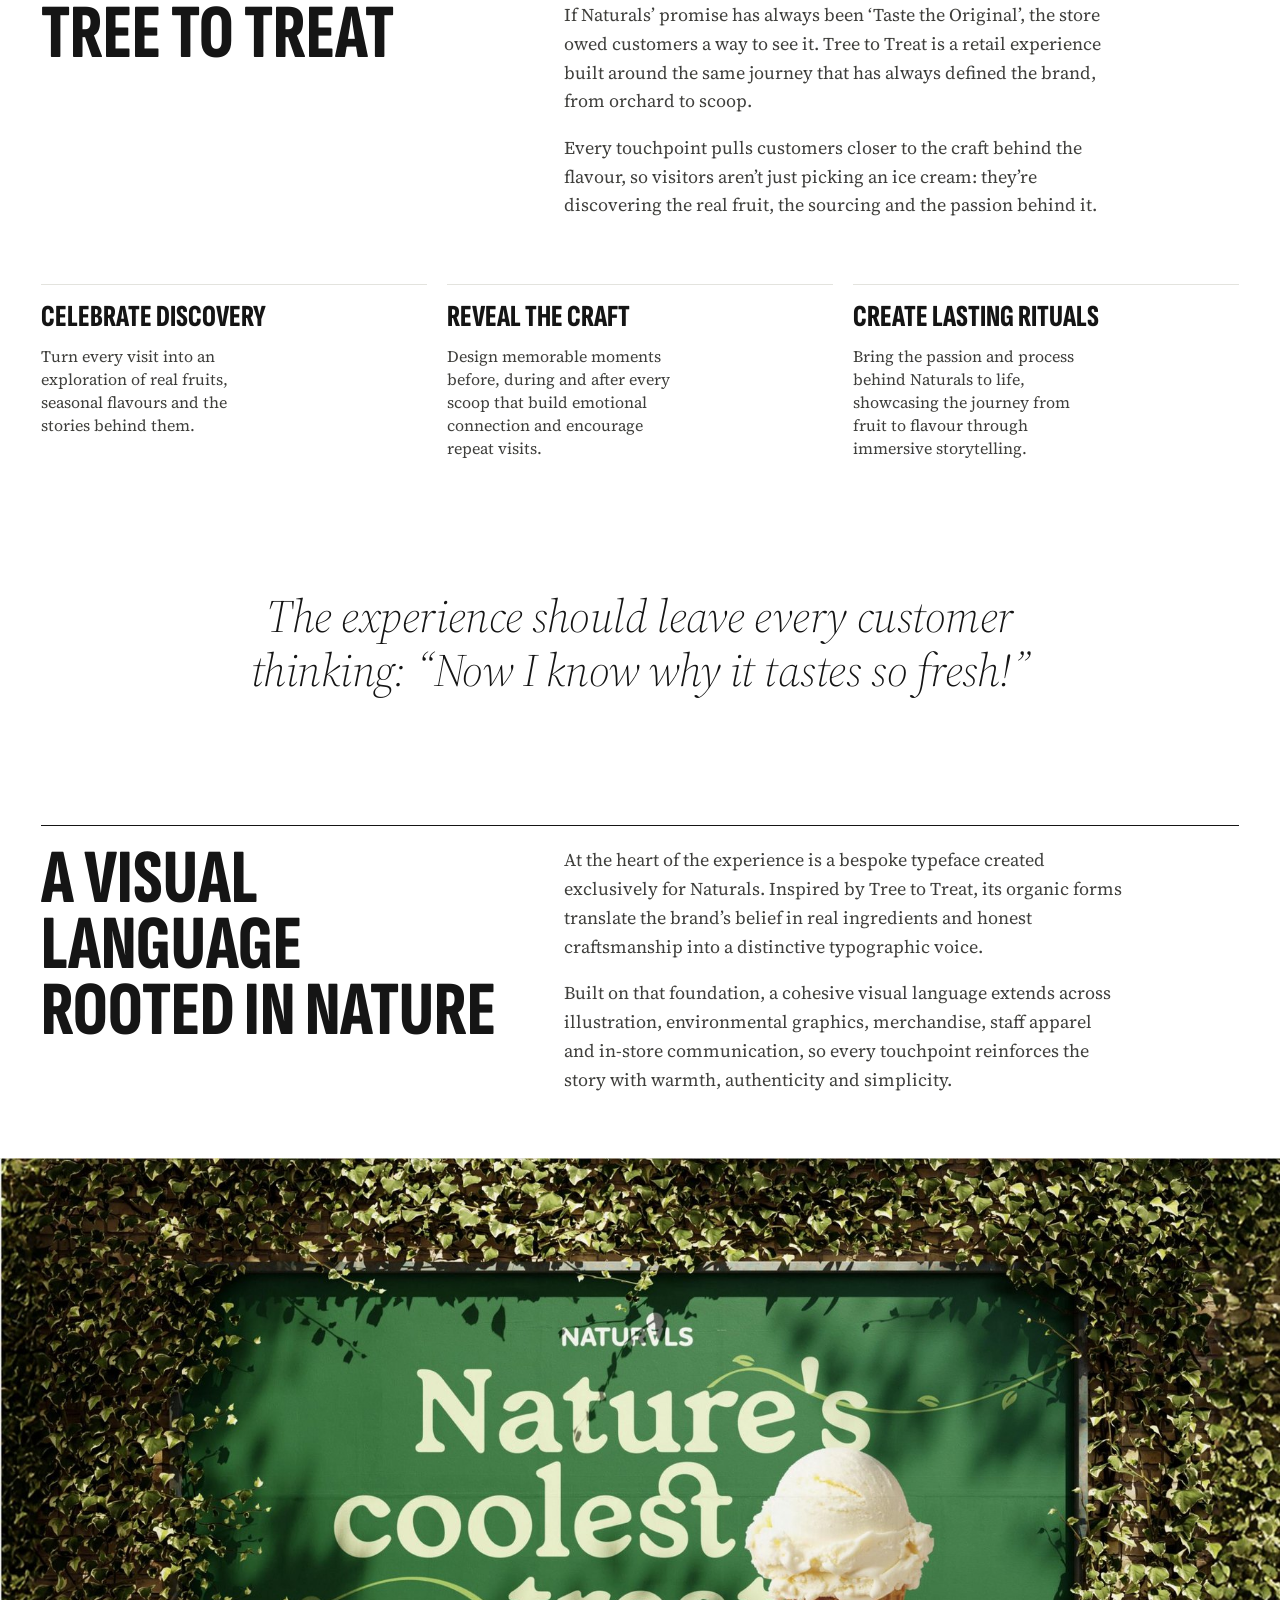
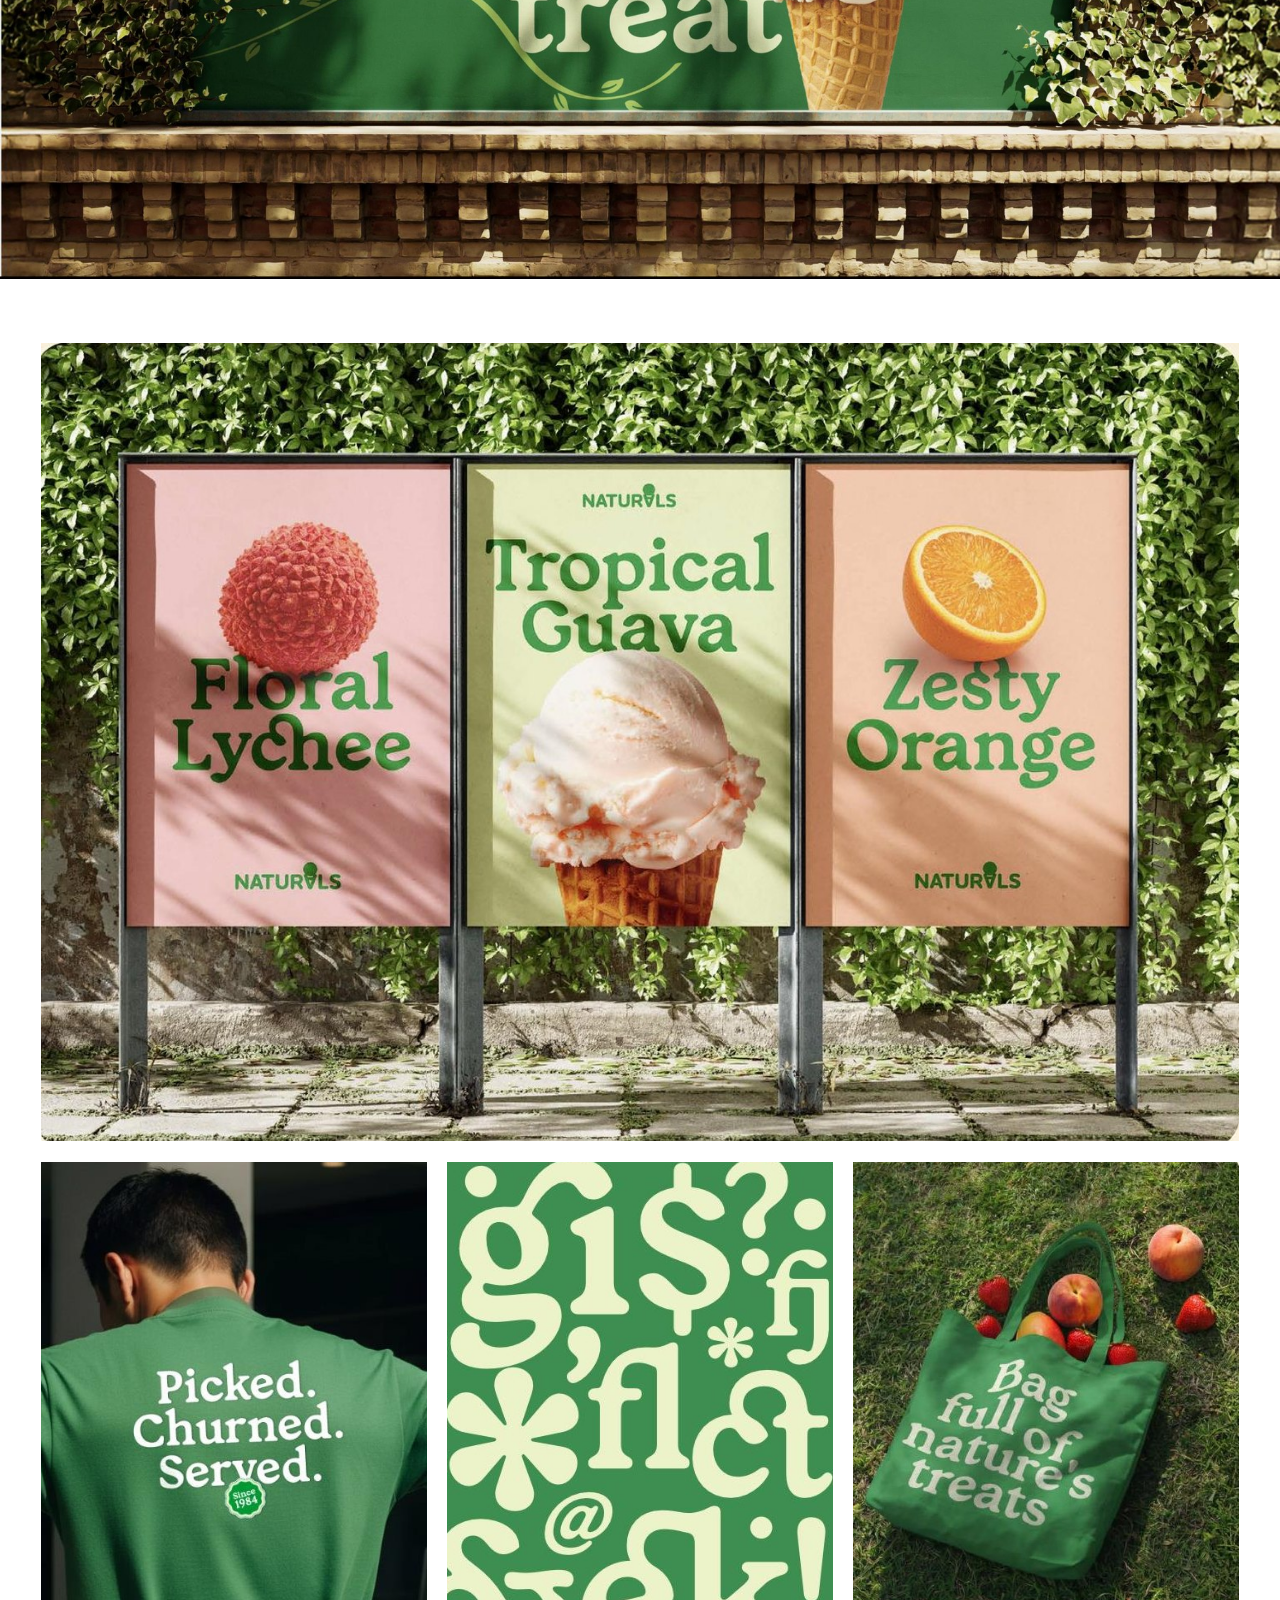
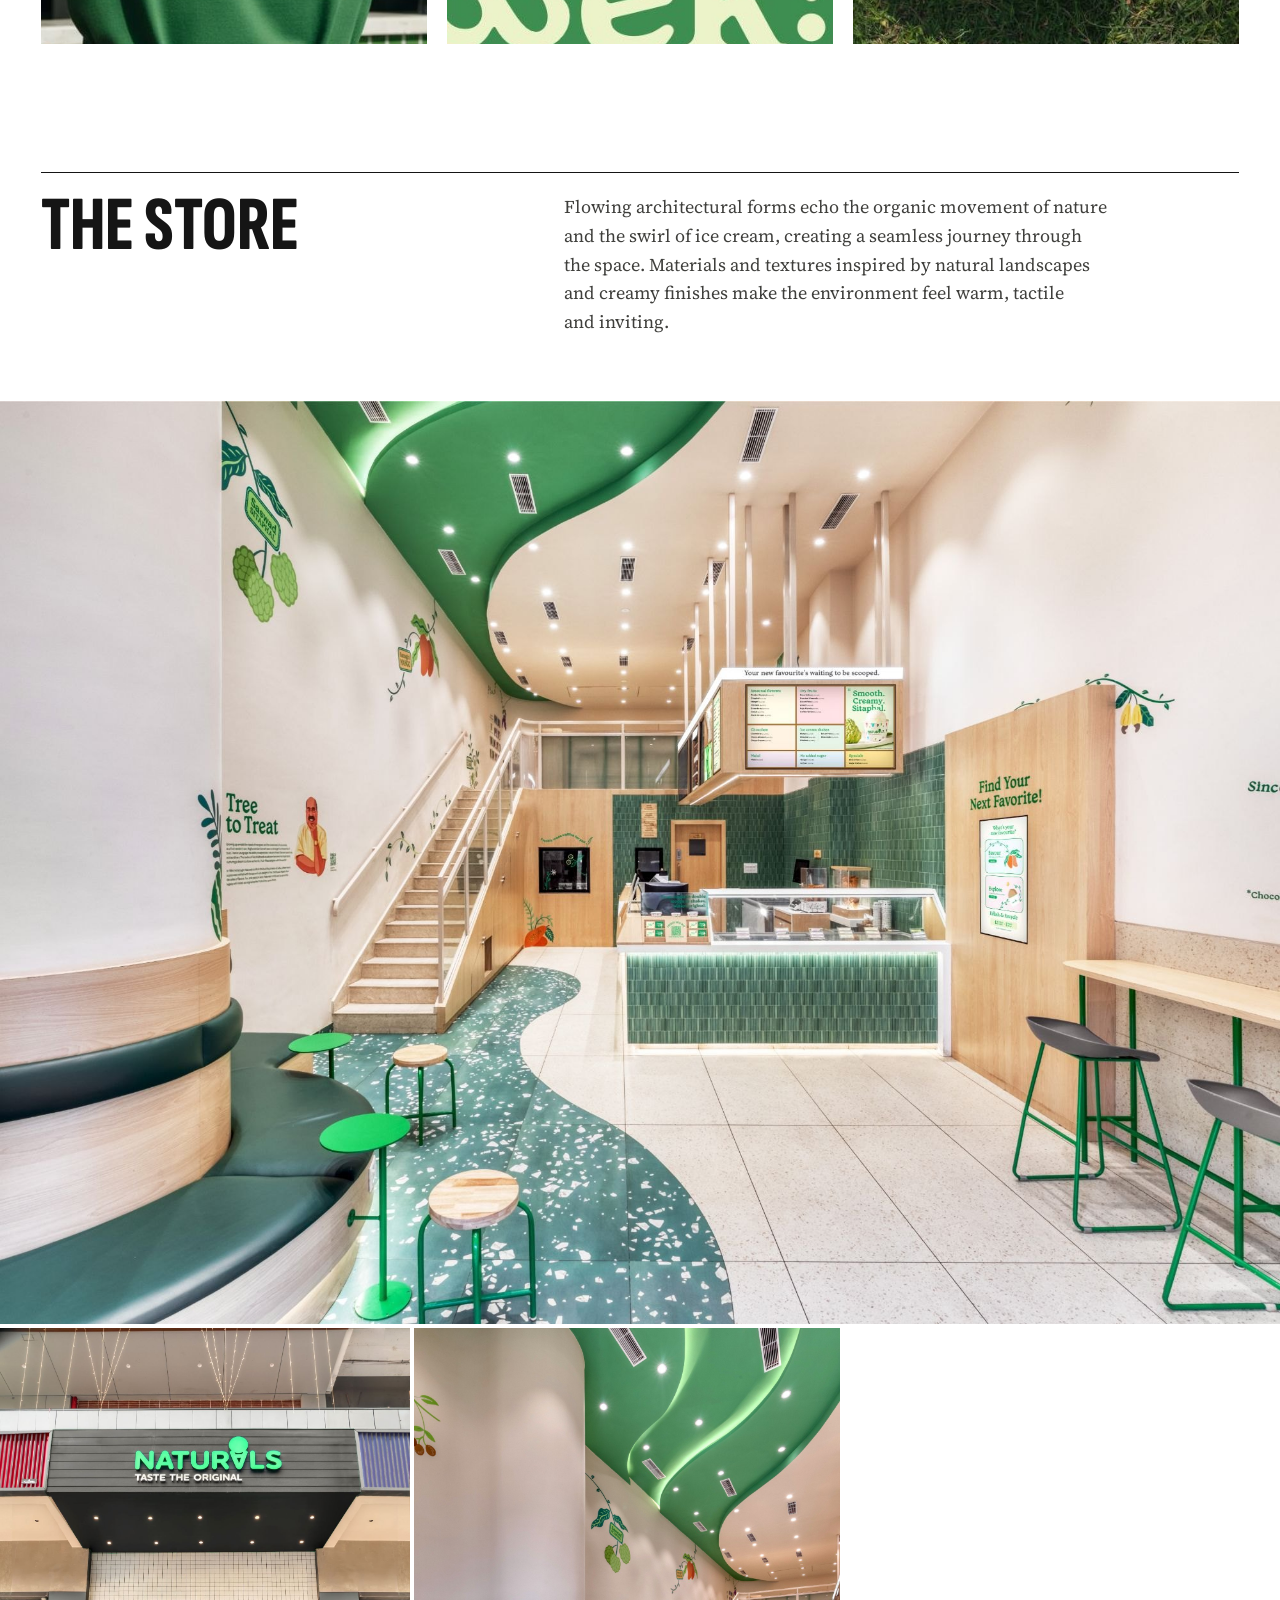
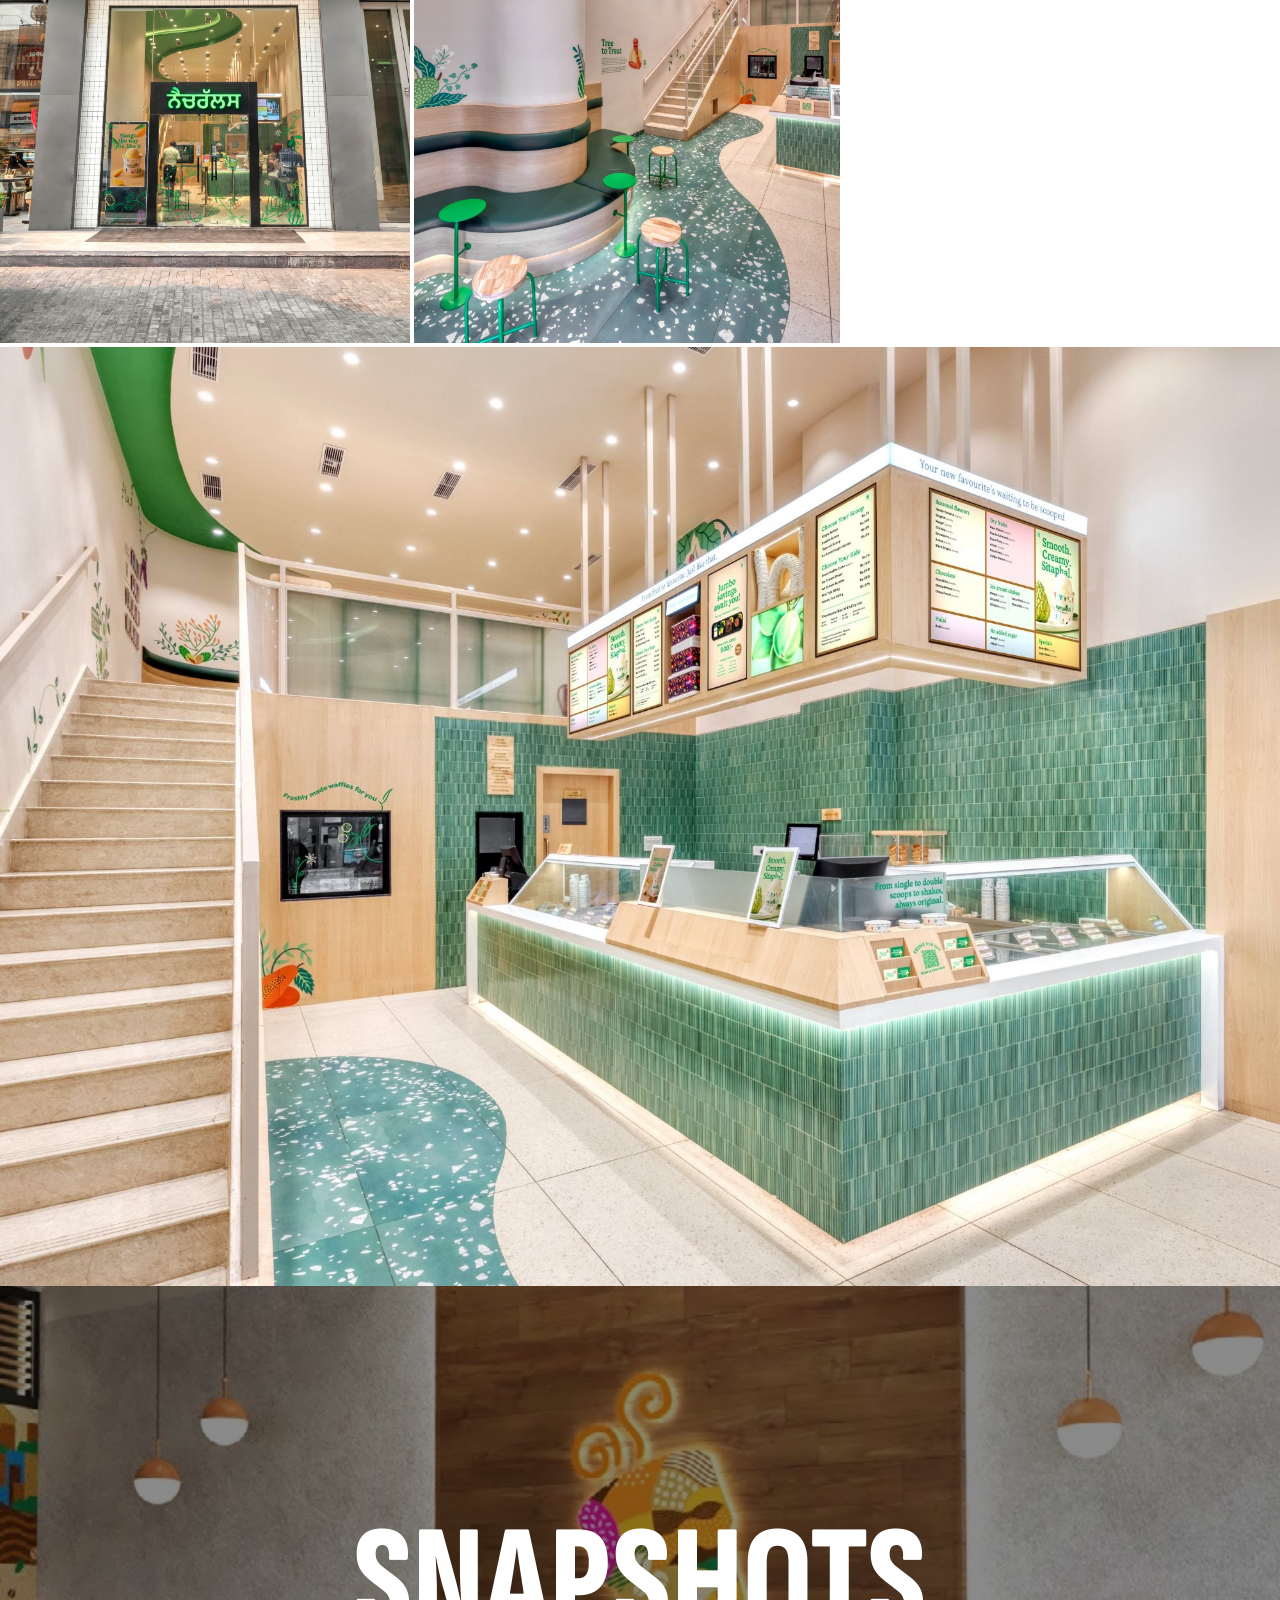
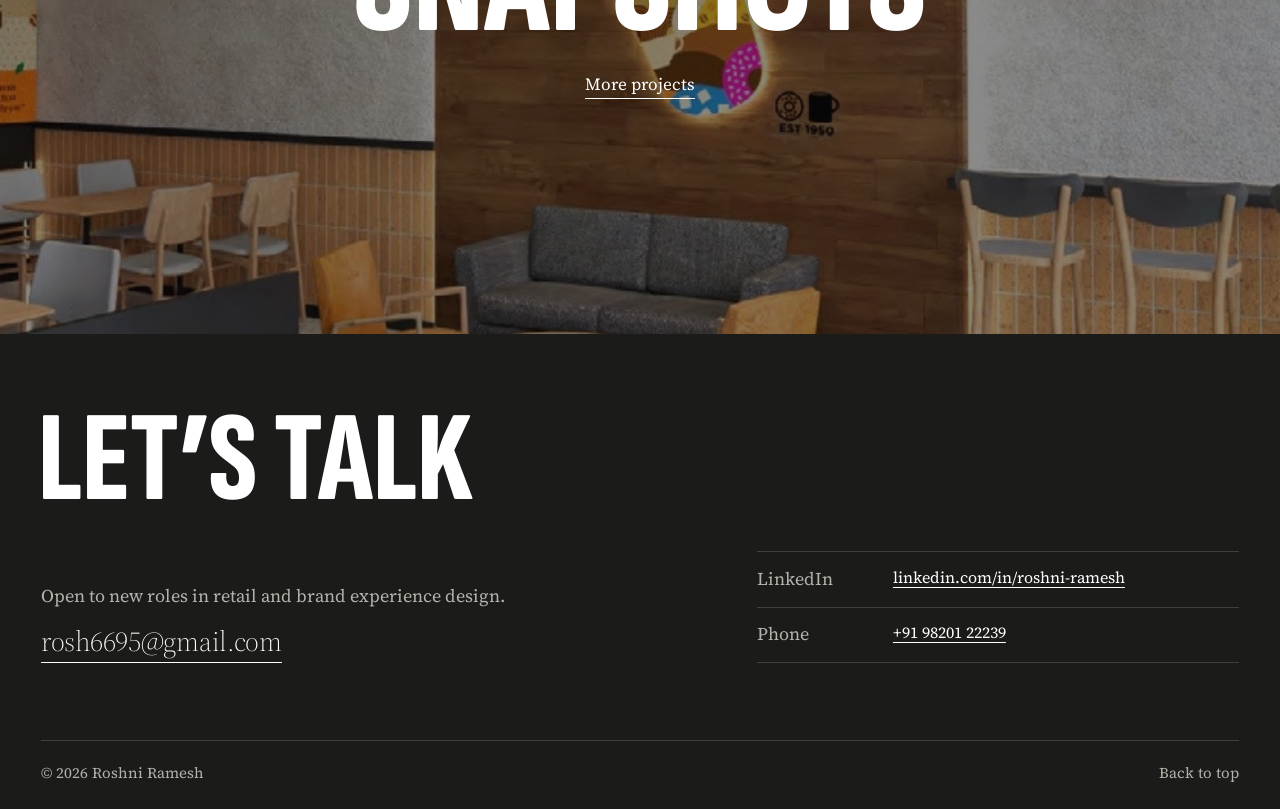
<file: naturals.html>
<!doctype html>
<html lang="en">
<head>
  <meta charset="utf-8">
  <meta name="viewport" content="width=device-width, initial-scale=1">
  <title>Naturals — Roshni Ramesh, Retail Experience Designer</title>
  <meta name="description" content="Naturals: Tree to Treat, an ice cream parlour built around the journey from orchard to scoop. Retail experience design by Roshni Ramesh.">
  <meta name="theme-color" content="#151515">
  <meta property="og:image" content="assets/img/naturals-hero.jpg">
  <link rel="icon" href="data:image/svg+xml,%3Csvg xmlns='http://www.w3.org/2000/svg' viewBox='0 0 64 64'%3E%3Crect width='64' height='64' rx='14' fill='%23151515'/%3E%3Ctext x='32' y='42' text-anchor='middle' font-family='Arial Narrow,Arial,sans-serif' font-weight='700' font-size='28' fill='%23fff'%3ERR%3C/text%3E%3C/svg%3E">
  <link rel="preconnect" href="https://fonts.googleapis.com">
  <link rel="preconnect" href="https://fonts.gstatic.com" crossorigin>
  <link rel="stylesheet" href="https://fonts.googleapis.com/css2?family=Sofia+Sans+Extra+Condensed:wght@500..900&family=Source+Serif+4:ital,opsz,wght@0,8..60,300..700;1,8..60,300..700&display=swap">
  <link rel="stylesheet" href="css/styles.css?v=20261116f">
  <script>document.documentElement.classList.add('js');if('scrollRestoration' in history)history.scrollRestoration='manual';</script>
  <script src="js/main.js?v=20261114" defer></script>
</head>
<body class="has-hero" style="--accent: #3f944c; --dim: .18">
  <a class="skip-link" href="#main">Skip to content</a>

  <header class="site-header">
    <a class="wordmark" href="index.html">Roshni Ramesh</a>
    <nav class="site-nav" aria-label="Main">
      <ul>
        <li><a href="index.html#work">Work</a></li>
        <li><a href="ai-experiments.html">Lab</a></li>
        <li><a href="index.html#about">About</a></li>
        <li><a href="#contact">Contact</a></li>
      </ul>
    </nav>
    <button class="menu-toggle" type="button" aria-expanded="false" aria-controls="menu">
      <span class="menu-toggle__label">Menu</span>
      <span class="menu-toggle__icon" aria-hidden="true"></span>
    </button>
  </header>

  <div class="menu" id="menu" hidden>
    <nav aria-label="Menu">
      <ul class="menu__list">
        <li><a href="index.html#work">Work</a></li>
        <li><a href="ai-experiments.html">Lab</a></li>
        <li><a href="index.html#about">About</a></li>
        <li><a href="#contact">Contact</a></li>
      </ul>
    </nav>
    <p class="menu__foot">Roshni Ramesh — Retail experience designer</p>
  </div>

  <main id="main">
    <section class="project-hero" data-hero>
      <img class="project-hero__media" src="assets/img/naturals-hero.jpg" width="2000" height="1103" alt="Inside the Naturals store: a green terrazzo path curves past a staircase to a tiled counter beneath a hanging menu." fetchpriority="high">
      <div class="project-hero__content">
        <h1 class="project-title"><span class="line"><span>Naturals</span></span></h1>
        <p class="project-hero__sub">Tree to Treat — the original, experienced</p>
      </div>
    </section>

    <section class="p-intro" aria-label="Overview">
      <div class="p-intro__main">
        <p class="lead">For over four decades, Naturals has won on one unshakeable belief: the best ice cream starts with real fruit. Founded in 1984 by Raghunandan Srinivas Kamath, “The Ice Cream Man of India”, the brand grew from a family fruit business into one of India’s most trusted names in ice cream, without ever needing to shout about it.</p>
        <h2 class="label">The challenge</h2>
        <p>As premium players entered the category with immersive stores and Instagram-ready design, the one thing that made Naturals original stayed invisible. Customers loved what was in the tub, but they never saw why. The brief was to bring that authentic story to life in store, without losing sight of what made the brand iconic.</p>
      </div>
      <dl class="meta">
        <div><dt>Client</dt><dd>Naturals Ice Cream</dd></div>
        <div><dt>Space</dt><dd>Ice cream parlour</dd></div>
        <div><dt>Scope</dt><dd>Retail strategy, experience concept, interiors, environmental graphics and brand touchpoints</dd></div>
      </dl>
    </section>

    <section class="chapter" aria-labelledby="tree-title">
      <div class="chapter__head">
        <h2 class="chapter__title" id="tree-title">Tree to Treat</h2>
        <div class="chapter__text">
          <p>If Naturals’ promise has always been ‘Taste the Original’, the store owed customers a way to see it. Tree to Treat is a retail experience built around the same journey that has always defined the brand, from orchard to scoop.</p>
          <p>Every touchpoint pulls customers closer to the craft behind the flavour, so visitors aren’t just picking an ice cream: they’re discovering the real fruit, the sourcing and the passion behind it.</p>
        </div>
      </div>
      <ol class="zones zones--3" aria-label="Principles">
        <li class="zone">
          <h3 class="zone__title">Celebrate discovery</h3>
          <p class="zone__text">Turn every visit into an exploration of real fruits, seasonal flavours and the stories behind them.</p>
        </li>
        <li class="zone">
          <h3 class="zone__title">Reveal the craft</h3>
          <p class="zone__text">Design memorable moments before, during and after every scoop that build emotional connection and encourage repeat visits.</p>
        </li>
        <li class="zone">
          <h3 class="zone__title">Create lasting rituals</h3>
          <p class="zone__text">Bring the passion and process behind Naturals to life, showcasing the journey from fruit to flavour through immersive storytelling.</p>
        </li>
      </ol>
    </section>

    <div class="pull">
      <p>The experience should leave every customer thinking: “Now I know why it tastes so fresh!”</p>
    </div>

    <section class="chapter" aria-labelledby="language-title">
      <div class="chapter__head">
        <h2 class="chapter__title" id="language-title">A visual language rooted in nature</h2>
        <div class="chapter__text">
          <p>At the heart of the experience is a bespoke typeface created exclusively for Naturals. Inspired by Tree to Treat, its organic forms translate the brand’s belief in real ingredients and honest craftsmanship into a distinctive typographic voice.</p>
          <p>Built on that foundation, a cohesive visual language extends across illustration, environmental graphics, merchandise, staff apparel and in-store communication, so every touchpoint reinforces the story with warmth, authenticity and simplicity.</p>
        </div>
      </div>
      <figure class="bleed">
        <img src="assets/img/naturals-billboard.jpg" width="1800" height="1013" alt="A green billboard framed in ivy reading ‘Nature’s coolest treat’ beside a scoop of ice cream in a cone." loading="lazy" decoding="async">
      </figure>
      <div class="lang">
        <img class="lang__wide" src="assets/img/naturals-posters.jpg" width="1400" height="934" alt="Three flavour posters against an ivy wall: Floral Lychee, Tropical Guava and Zesty Orange." loading="lazy" decoding="async">
        <img src="assets/img/naturals-tee.jpg" width="465" height="610" alt="A staff T-shirt printed ‘Picked. Churned. Served.’" loading="lazy" decoding="async">
        <img src="assets/img/naturals-type.jpg" width="467" height="610" alt="Glyphs from the bespoke Naturals typeface in cream on green." loading="lazy" decoding="async">
        <img src="assets/img/naturals-tote.jpg" width="473" height="610" alt="A green tote bag reading ‘Bag full of nature’s treats’ on grass, with fruit spilling out." loading="lazy" decoding="async">
      </div>
    </section>

    <section class="chapter" aria-labelledby="store-title">
      <div class="chapter__head">
        <h2 class="chapter__title" id="store-title">The store</h2>
        <div class="chapter__text">
          <p>Flowing architectural forms echo the organic movement of nature and the swirl of ice cream, creating a seamless journey through the space. Materials and textures inspired by natural landscapes and creamy finishes make the environment feel warm, tactile and inviting.</p>
        </div>
      </div>
      </section>

    <section class="jgrid" aria-label="The store in pictures">
      <div class="jgrid__row">
        <figure style="flex-grow: 1.3870"><img src="assets/img/naturals-ph-interior.jpg" width="2000" height="1442" alt="The Naturals store: a green swirl ceiling and terrazzo path lead past curved banquette seating and a staircase to the tiled counter under a hanging menu." loading="lazy" decoding="async"></figure>
      </div>
      <div class="jgrid__row">
        <figure style="flex-grow: 0.6665"><img src="assets/img/naturals-ph-storefront.jpg" width="1333" height="2000" alt="The Naturals storefront: a white-tiled portal beneath the illuminated sign, with the green swirl ceiling visible through the glass." loading="lazy" decoding="async"></figure>
        <figure style="flex-grow: 0.6910"><img src="assets/img/naturals-ph-seating.jpg" width="1382" height="2000" alt="Curved green banquette seating wraps a column beneath the swirling green ceiling, with stools on a terrazzo river and the founder’s story on the wall." loading="lazy" decoding="async"></figure>
        <figure style="flex-grow: 0.7090"><img src="assets/img/naturals-ph-finder.jpg" width="1418" height="2000" alt="A customer uses the ‘Find your next favourite’ touchscreen on a timber panel beside the counter." loading="lazy" decoding="async"></figure>
      </div>
      <div class="jgrid__row">
        <figure style="flex-grow: 1.3643"><img src="assets/img/naturals-ph-counter.jpg" width="2000" height="1466" alt="The green-tiled tasting counter, lit from below, beneath a suspended timber menu box, beside the staircase and waffle window." loading="lazy" decoding="async"></figure>
      </div>
    </section>

    <a class="next" href="snapshots.html">
      <img class="next__media" src="assets/img/dunkin-2.jpg" width="837" height="724" alt="" loading="lazy" decoding="async">
      <span>
        <span class="next__title">Snapshots</span>
        <span class="next__cta link-under">More projects</span>
      </span>
    </a>
  </main>

  <footer class="site-footer" id="contact">
    <h2 class="footer__title">Let’s talk</h2>
    <div class="footer__grid">
      <div>
        <p class="footer__lede">Open to new roles in retail and brand experience design.</p>
        <a class="footer__email link-under" href="mailto:rosh6695@gmail.com">rosh6695@gmail.com</a>
      </div>
      <dl class="footer__meta">
        <div><dt>LinkedIn</dt><dd><a href="https://www.linkedin.com/in/roshni-ramesh-a06592142/" target="_blank" rel="noopener">linkedin.com/in/roshni-ramesh</a></dd></div>
        <div><dt>Phone</dt><dd><a href="tel:+919820122239">+91 98201 22239</a></dd></div>
      </dl>
    </div>
    <div class="footer__bottom">
      <p>© 2026 Roshni Ramesh</p>
      <a href="#top">Back to top</a>
    </div>
  </footer>
</body>
</html>
</file>
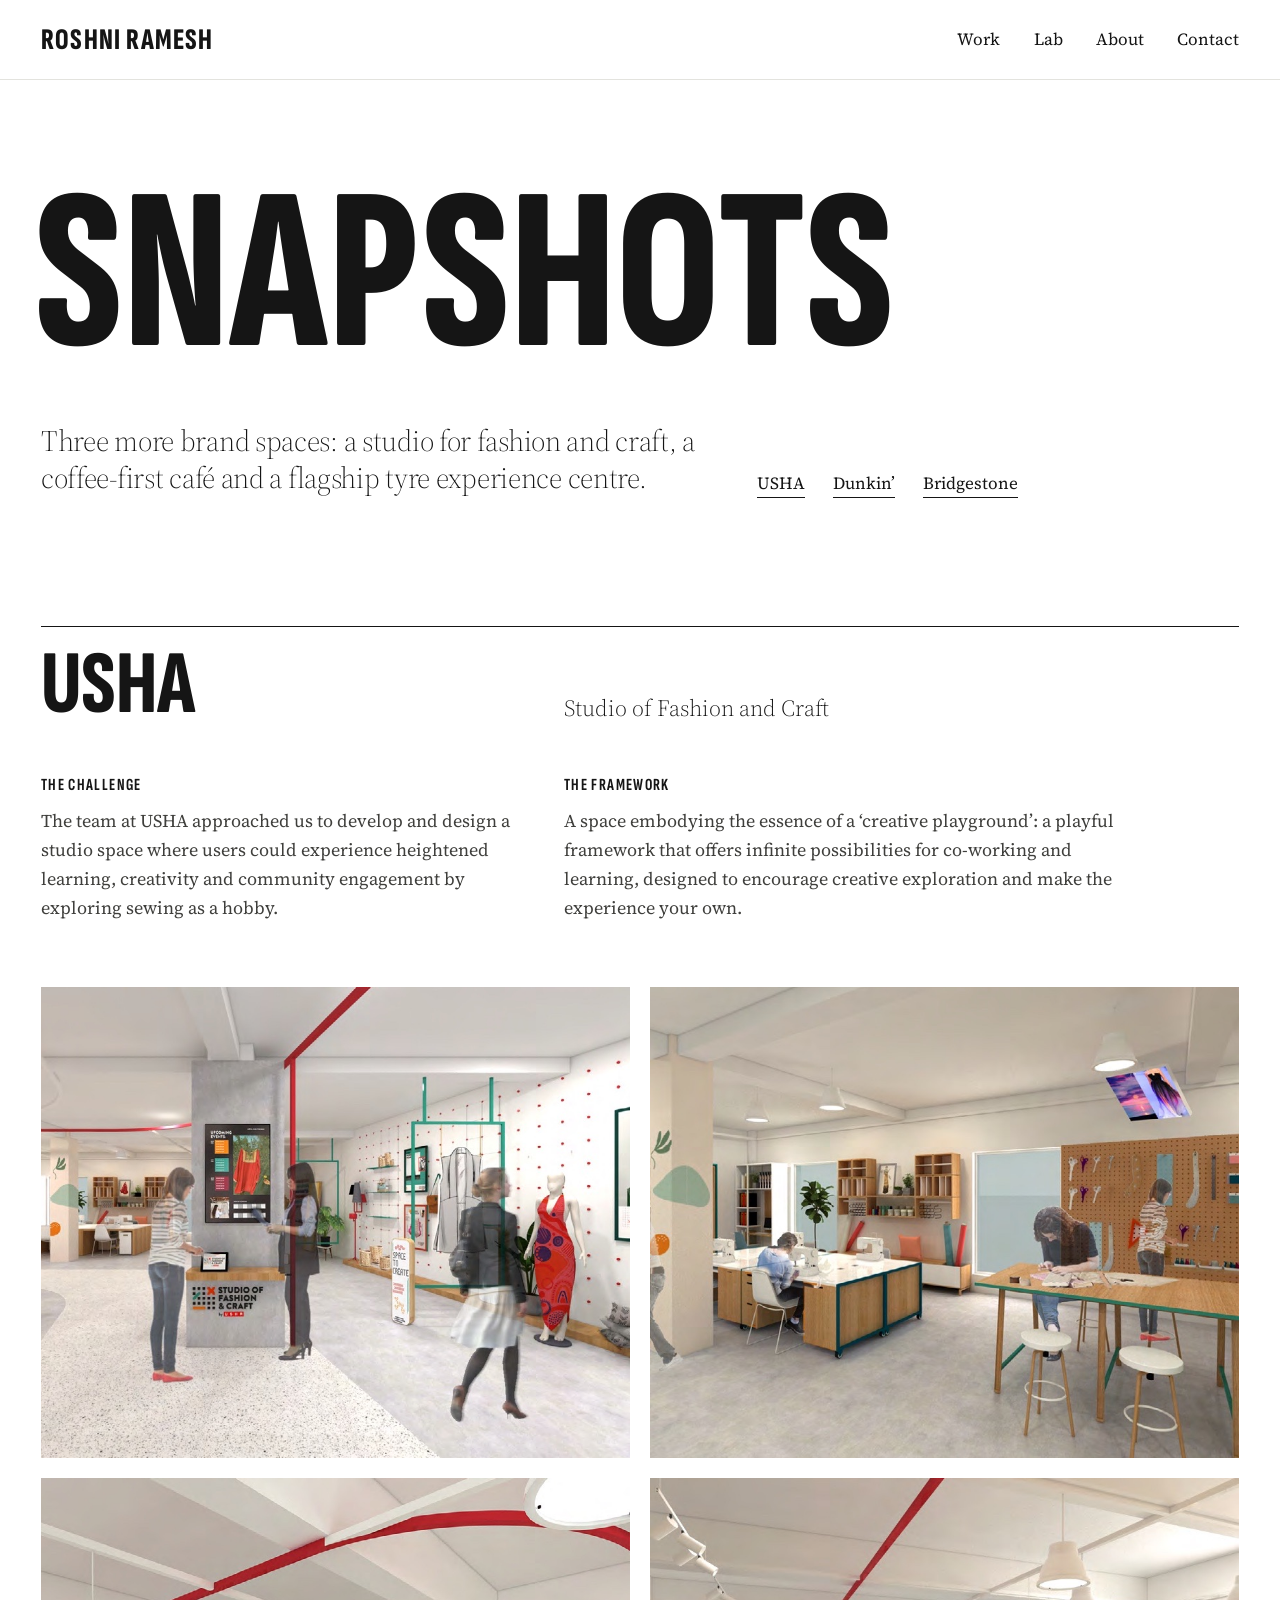
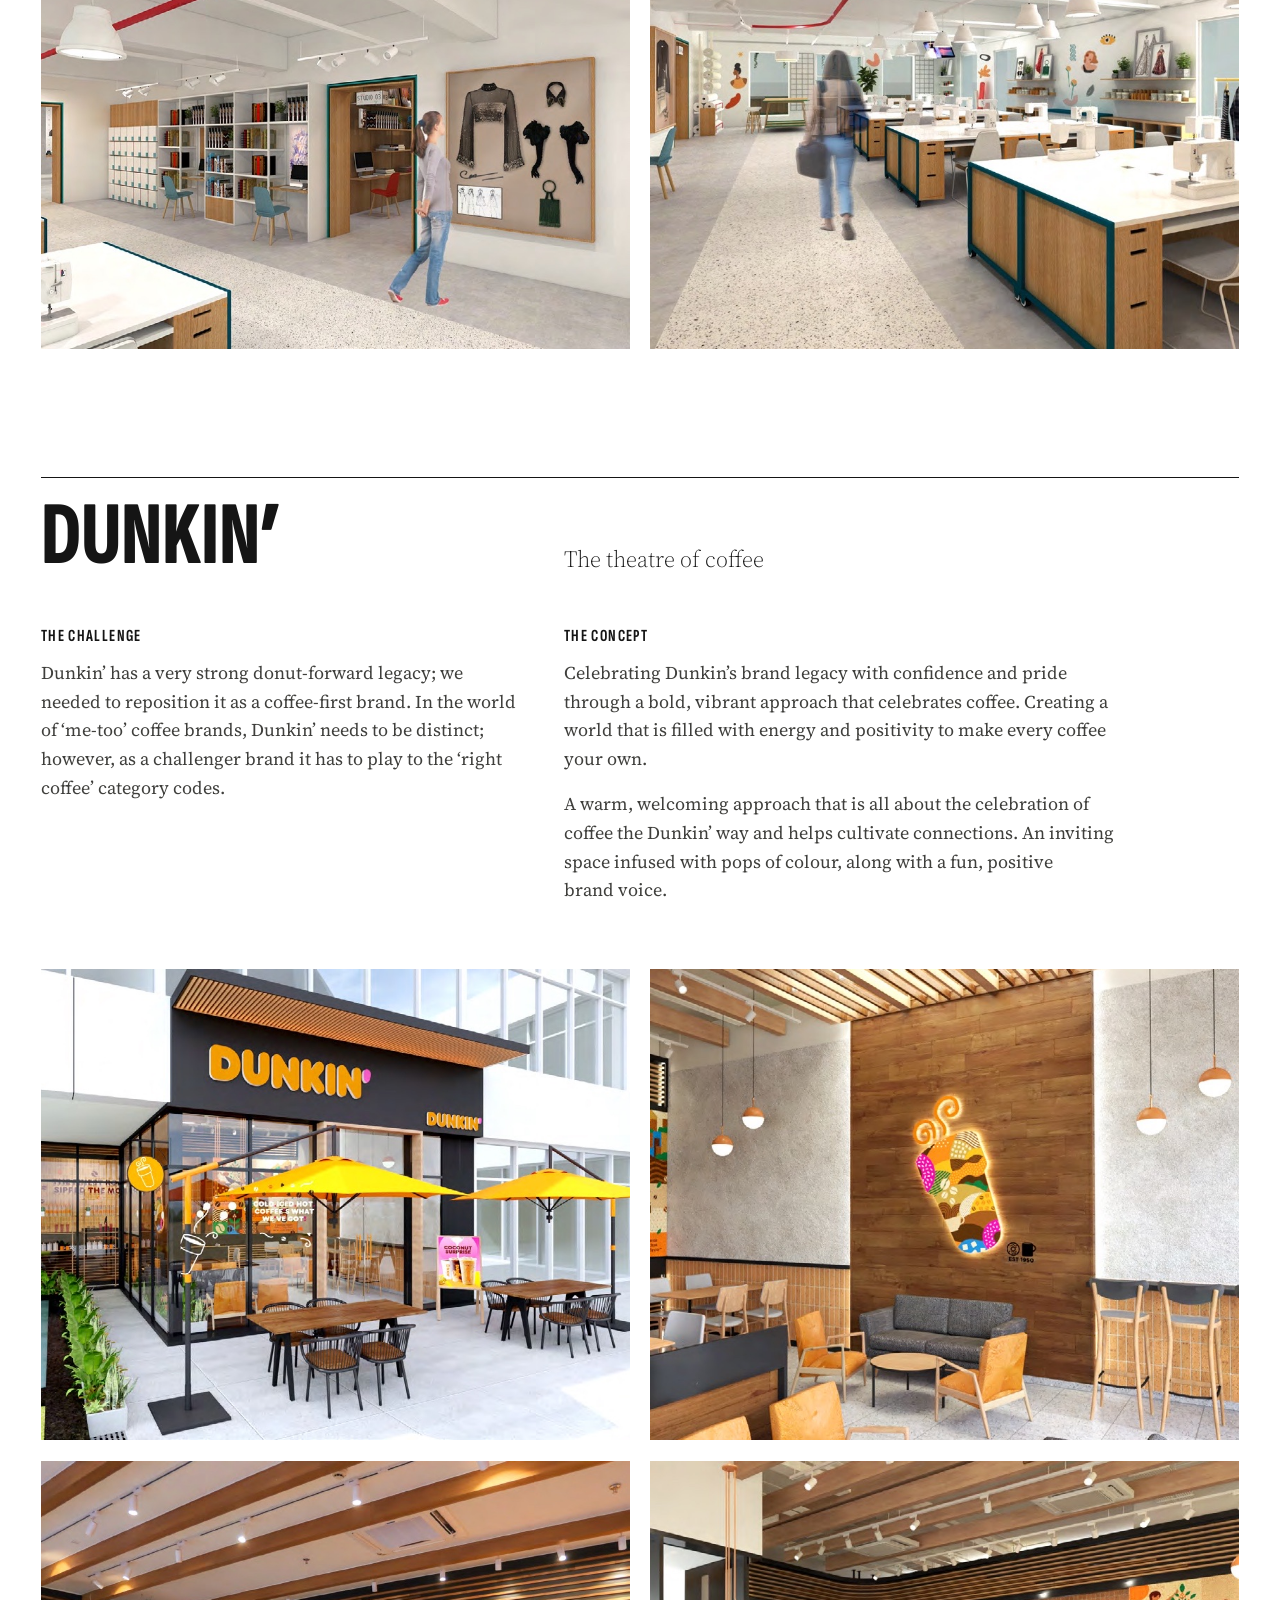
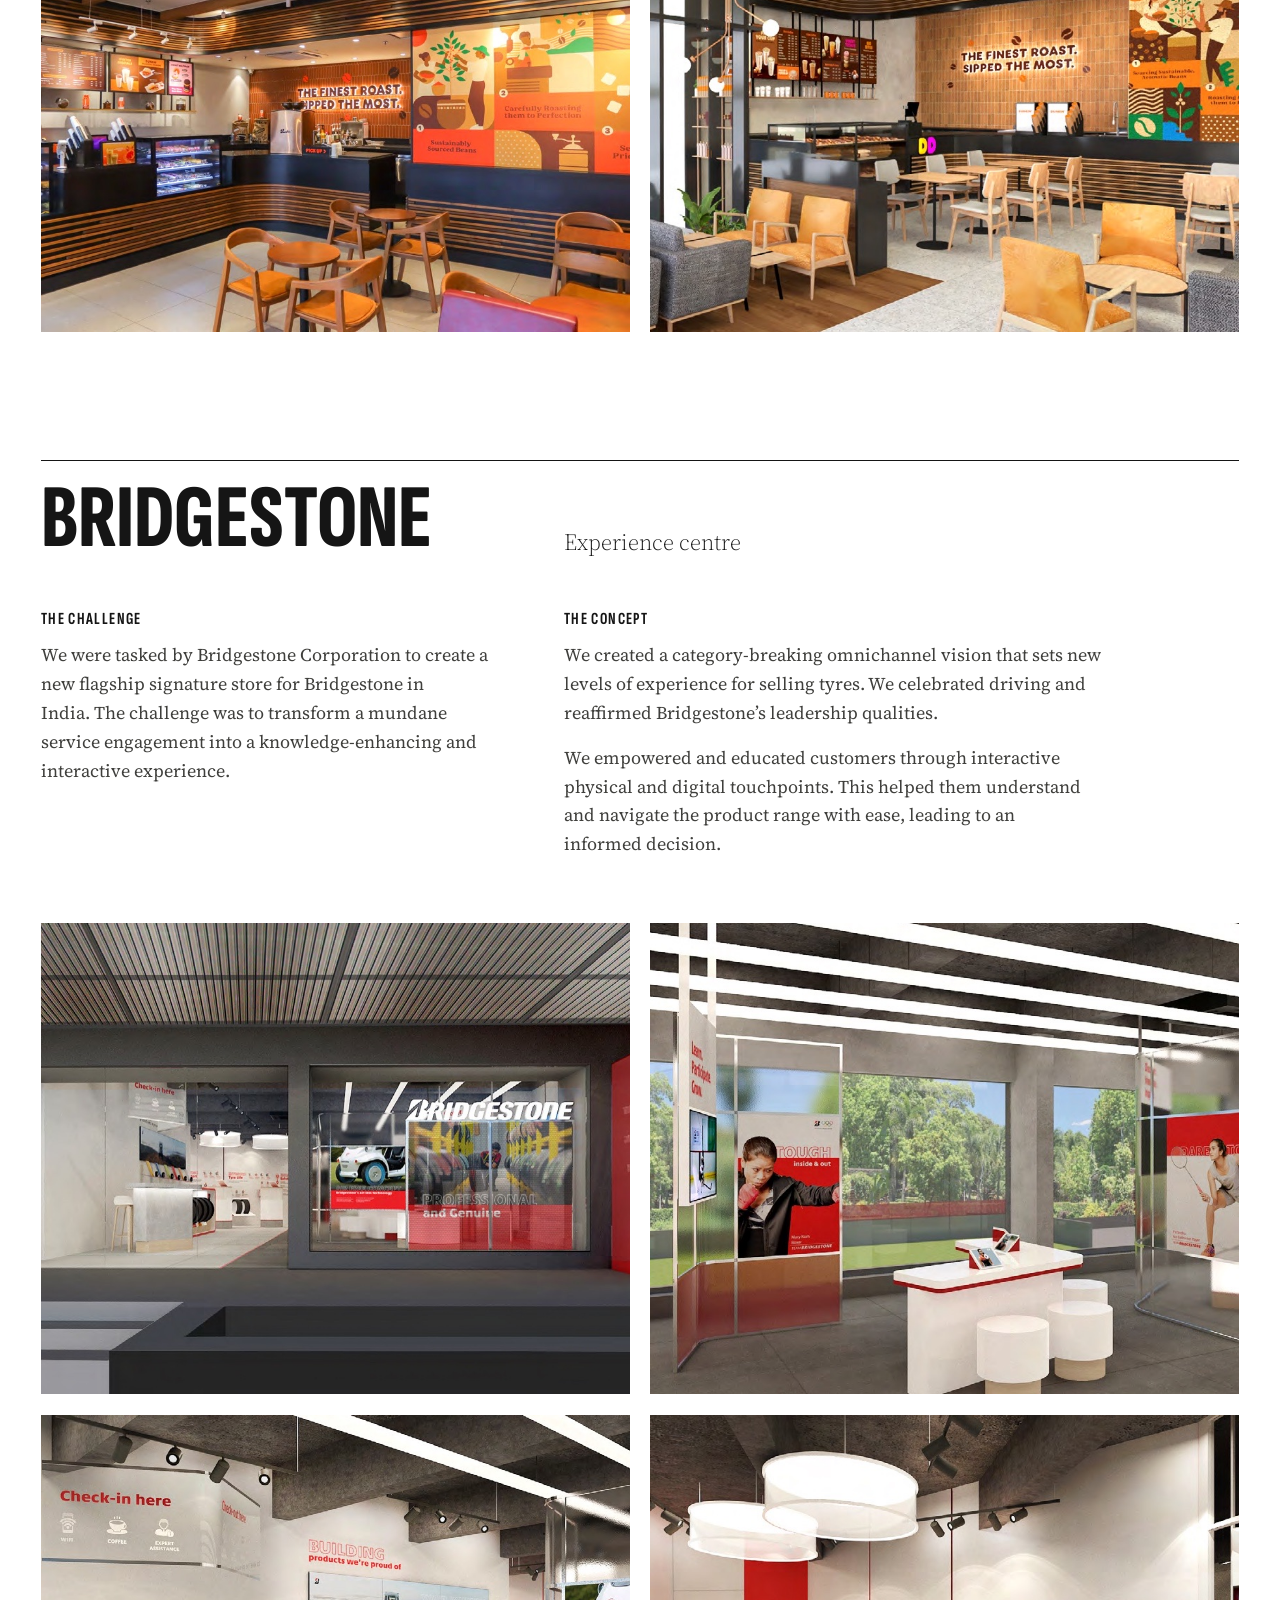
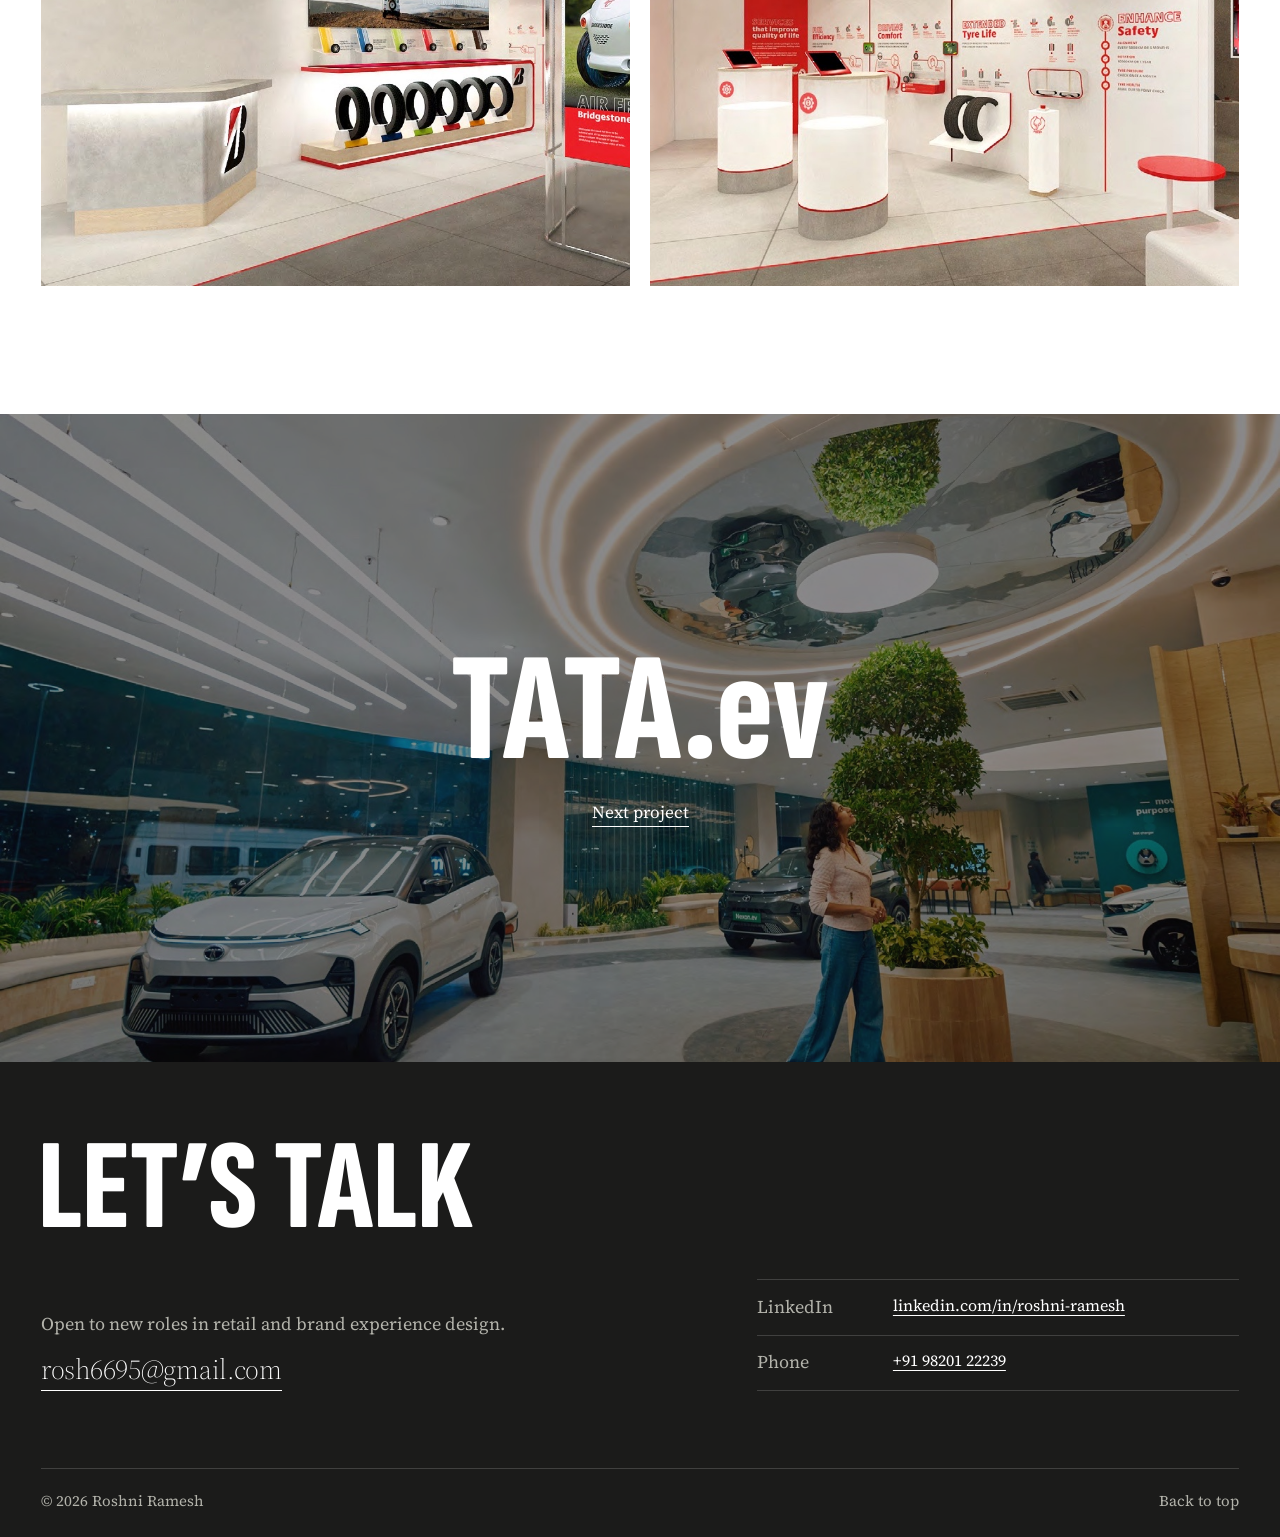
<file: snapshots.html>
<!doctype html>
<html lang="en">
<head>
  <meta charset="utf-8">
  <meta name="viewport" content="width=device-width, initial-scale=1">
  <title>Snapshots — Roshni Ramesh, Retail Experience Designer</title>
  <meta name="description" content="More brand spaces by Roshni Ramesh: the USHA Studio of Fashion and Craft, a coffee-first Dunkin’ café and a Bridgestone flagship experience centre.">
  <meta name="theme-color" content="#151515">
  <meta property="og:image" content="assets/img/dunkin-1.jpg">
  <link rel="icon" href="data:image/svg+xml,%3Csvg xmlns='http://www.w3.org/2000/svg' viewBox='0 0 64 64'%3E%3Crect width='64' height='64' rx='14' fill='%23151515'/%3E%3Ctext x='32' y='42' text-anchor='middle' font-family='Arial Narrow,Arial,sans-serif' font-weight='700' font-size='28' fill='%23fff'%3ERR%3C/text%3E%3C/svg%3E">
  <link rel="preconnect" href="https://fonts.googleapis.com">
  <link rel="preconnect" href="https://fonts.gstatic.com" crossorigin>
  <link rel="stylesheet" href="https://fonts.googleapis.com/css2?family=Sofia+Sans+Extra+Condensed:wght@500..900&family=Source+Serif+4:ital,opsz,wght@0,8..60,300..700;1,8..60,300..700&display=swap">
  <link rel="stylesheet" href="css/styles.css?v=20261116f">
  <script>document.documentElement.classList.add('js');if('scrollRestoration' in history)history.scrollRestoration='manual';</script>
  <script src="js/main.js?v=20261114" defer></script>
</head>
<body>
  <a class="skip-link" href="#main">Skip to content</a>

  <header class="site-header">
    <a class="wordmark" href="index.html">Roshni Ramesh</a>
    <nav class="site-nav" aria-label="Main">
      <ul>
        <li><a href="index.html#work">Work</a></li>
        <li><a href="ai-experiments.html">Lab</a></li>
        <li><a href="index.html#about">About</a></li>
        <li><a href="#contact">Contact</a></li>
      </ul>
    </nav>
    <button class="menu-toggle" type="button" aria-expanded="false" aria-controls="menu">
      <span class="menu-toggle__label">Menu</span>
      <span class="menu-toggle__icon" aria-hidden="true"></span>
    </button>
  </header>

  <div class="menu" id="menu" hidden>
    <nav aria-label="Menu">
      <ul class="menu__list">
        <li><a href="index.html#work">Work</a></li>
        <li><a href="ai-experiments.html">Lab</a></li>
        <li><a href="index.html#about">About</a></li>
        <li><a href="#contact">Contact</a></li>
      </ul>
    </nav>
    <p class="menu__foot">Roshni Ramesh — Retail experience designer</p>
  </div>

  <main id="main" class="page--plain">
    <section class="page-head" aria-labelledby="page-title">
      <h1 class="page-title" id="page-title"><span class="line"><span>Snapshots</span></span></h1>
      <div class="page-head__body">
        <p class="lead">Three more brand spaces: a studio for fashion and craft, a coffee-first café and a flagship tyre experience centre.</p>
        <nav class="anchor-nav" aria-label="Projects on this page">
          <ul>
            <li><a class="link-under" href="#usha">USHA</a></li>
            <li><a class="link-under" href="#dunkin">Dunkin’</a></li>
            <li><a class="link-under" href="#bridgestone">Bridgestone</a></li>
          </ul>
        </nav>
      </div>
    </section>

    <section class="snap" id="usha" aria-labelledby="usha-title">
      <div class="snap__head">
        <h2 class="snap__title" id="usha-title">USHA</h2>
        <p class="snap__sub">Studio of Fashion and Craft</p>
      </div>
      <div class="snap__body">
        <div>
          <h3 class="label">The challenge</h3>
          <p>The team at USHA approached us to develop and design a studio space where users could experience heightened learning, creativity and community engagement by exploring sewing as a hobby.</p>
        </div>
        <div>
          <h3 class="label">The framework</h3>
          <p>A space embodying the essence of a ‘creative playground’: a playful framework that offers infinite possibilities for co-working and learning, designed to encourage creative exploration and make the experience your own.</p>
        </div>
      </div>
      <div class="gallery">
        <img src="assets/img/usha-1.jpg" width="917" height="725" alt="The USHA studio: a central display column under red overhead rails, with visitors browsing." loading="lazy" decoding="async">
        <img src="assets/img/usha-2.jpg" width="837" height="725" alt="Studio workbenches." loading="lazy" decoding="async">
        <img src="assets/img/usha-3.jpg" width="916" height="734" alt="Garments displayed on the wall and shelves." loading="lazy" decoding="async">
        <img src="assets/img/usha-4.jpg" width="837" height="733" alt="Long worktables beneath red ceiling elements." loading="lazy" decoding="async">
      </div>
    </section>

    <section class="snap" id="dunkin" aria-labelledby="dunkin-title">
      <div class="snap__head">
        <h2 class="snap__title" id="dunkin-title">Dunkin’</h2>
        <p class="snap__sub">The theatre of coffee</p>
      </div>
      <div class="snap__body">
        <div>
          <h3 class="label">The challenge</h3>
          <p>Dunkin’ has a very strong donut-forward legacy; we needed to reposition it as a coffee-first brand. In the world of ‘me-too’ coffee brands, Dunkin’ needs to be distinct; however, as a challenger brand it has to play to the ‘right coffee’ category codes.</p>
        </div>
        <div>
          <h3 class="label">The concept</h3>
          <p>Celebrating Dunkin’s brand legacy with confidence and pride through a bold, vibrant approach that celebrates coffee. Creating a world that is filled with energy and positivity to make every coffee your own.</p>
          <p>A warm, welcoming approach that is all about the celebration of coffee the Dunkin’ way and helps cultivate connections. An inviting space infused with pops of colour, along with a fun, positive brand voice.</p>
        </div>
      </div>
      <div class="gallery">
        <img src="assets/img/dunkin-1.jpg" width="917" height="725" alt="The Dunkin’ storefront with orange lettering, yellow umbrellas and outdoor seating." loading="lazy" decoding="async">
        <img src="assets/img/dunkin-2.jpg" width="837" height="724" alt="A timber wall with a neon donut sign above a lounge." loading="lazy" decoding="async">
        <img src="assets/img/dunkin-3.jpg" width="917" height="733" alt="The counter with ‘the finest roast’ graphics." loading="lazy" decoding="async">
        <img src="assets/img/dunkin-4.jpg" width="837" height="732" alt="Seating beside menu graphics." loading="lazy" decoding="async">
      </div>
    </section>

    <section class="snap" id="bridgestone" aria-labelledby="bridgestone-title">
      <div class="snap__head">
        <h2 class="snap__title" id="bridgestone-title">Bridgestone</h2>
        <p class="snap__sub">Experience centre</p>
      </div>
      <div class="snap__body">
        <div>
          <h3 class="label">The challenge</h3>
          <p>We were tasked by Bridgestone Corporation to create a new flagship signature store for Bridgestone in India. The challenge was to transform a mundane service engagement into a knowledge-enhancing and interactive experience.</p>
        </div>
        <div>
          <h3 class="label">The concept</h3>
          <p>We created a category-breaking omnichannel vision that sets new levels of experience for selling tyres. We celebrated driving and reaffirmed Bridgestone’s leadership qualities.</p>
          <p>We empowered and educated customers through interactive physical and digital touchpoints. This helped them understand and navigate the product range with ease, leading to an informed decision.</p>
        </div>
      </div>
      <div class="gallery">
        <img src="assets/img/bridgestone-1.jpg" width="917" height="724" alt="The Bridgestone storefront, its glazed front revealing a red-accented interior." loading="lazy" decoding="async">
        <img src="assets/img/bridgestone-2.jpg" width="837" height="722" alt="A consultation zone with a forest screen and red accents." loading="lazy" decoding="async">
        <img src="assets/img/bridgestone-3.jpg" width="917" height="728" alt="The check-in area and a wall of tyres framed in red." loading="lazy" decoding="async">
        <img src="assets/img/bridgestone-4.jpg" width="837" height="733" alt="White pods under round pendant lamps." loading="lazy" decoding="async">
      </div>
    </section>

    <a class="next" href="tata-ev.html">
      <img class="next__media" src="assets/img/tata-ev-hero-sm.jpg" srcset="assets/img/tata-ev-hero-sm.jpg 1100w, assets/img/tata-ev-hero.jpg 1824w" sizes="100vw" width="1824" height="1281" alt="" loading="lazy" decoding="async">
      <span>
        <span class="next__title">TATA.<span class="keep-case">ev</span></span>
        <span class="next__cta link-under">Next project</span>
      </span>
    </a>
  </main>

  <footer class="site-footer" id="contact">
    <h2 class="footer__title">Let’s talk</h2>
    <div class="footer__grid">
      <div>
        <p class="footer__lede">Open to new roles in retail and brand experience design.</p>
        <a class="footer__email link-under" href="mailto:rosh6695@gmail.com">rosh6695@gmail.com</a>
      </div>
      <dl class="footer__meta">
        <div><dt>LinkedIn</dt><dd><a href="https://www.linkedin.com/in/roshni-ramesh-a06592142/" target="_blank" rel="noopener">linkedin.com/in/roshni-ramesh</a></dd></div>
        <div><dt>Phone</dt><dd><a href="tel:+919820122239">+91 98201 22239</a></dd></div>
      </dl>
    </div>
    <div class="footer__bottom">
      <p>© 2026 Roshni Ramesh</p>
      <a href="#top">Back to top</a>
    </div>
  </footer>
</body>
</html>
</file>
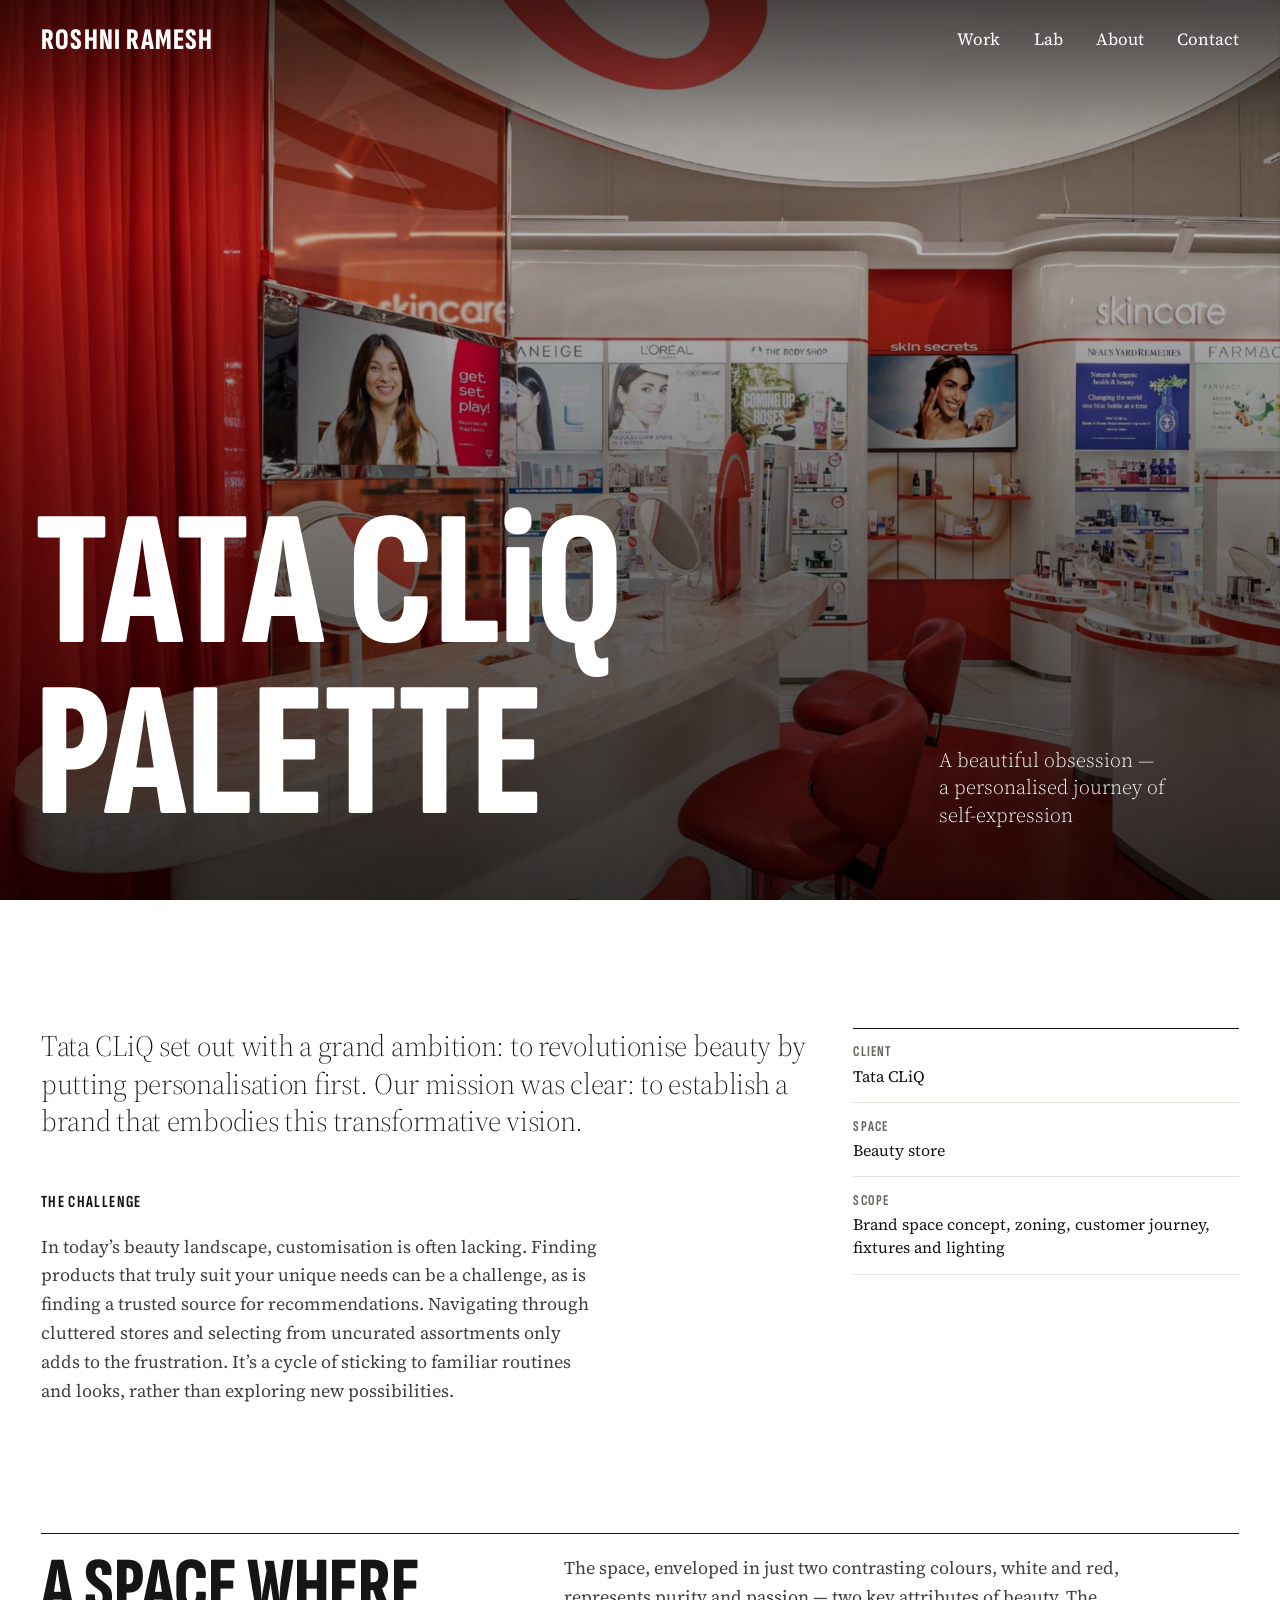
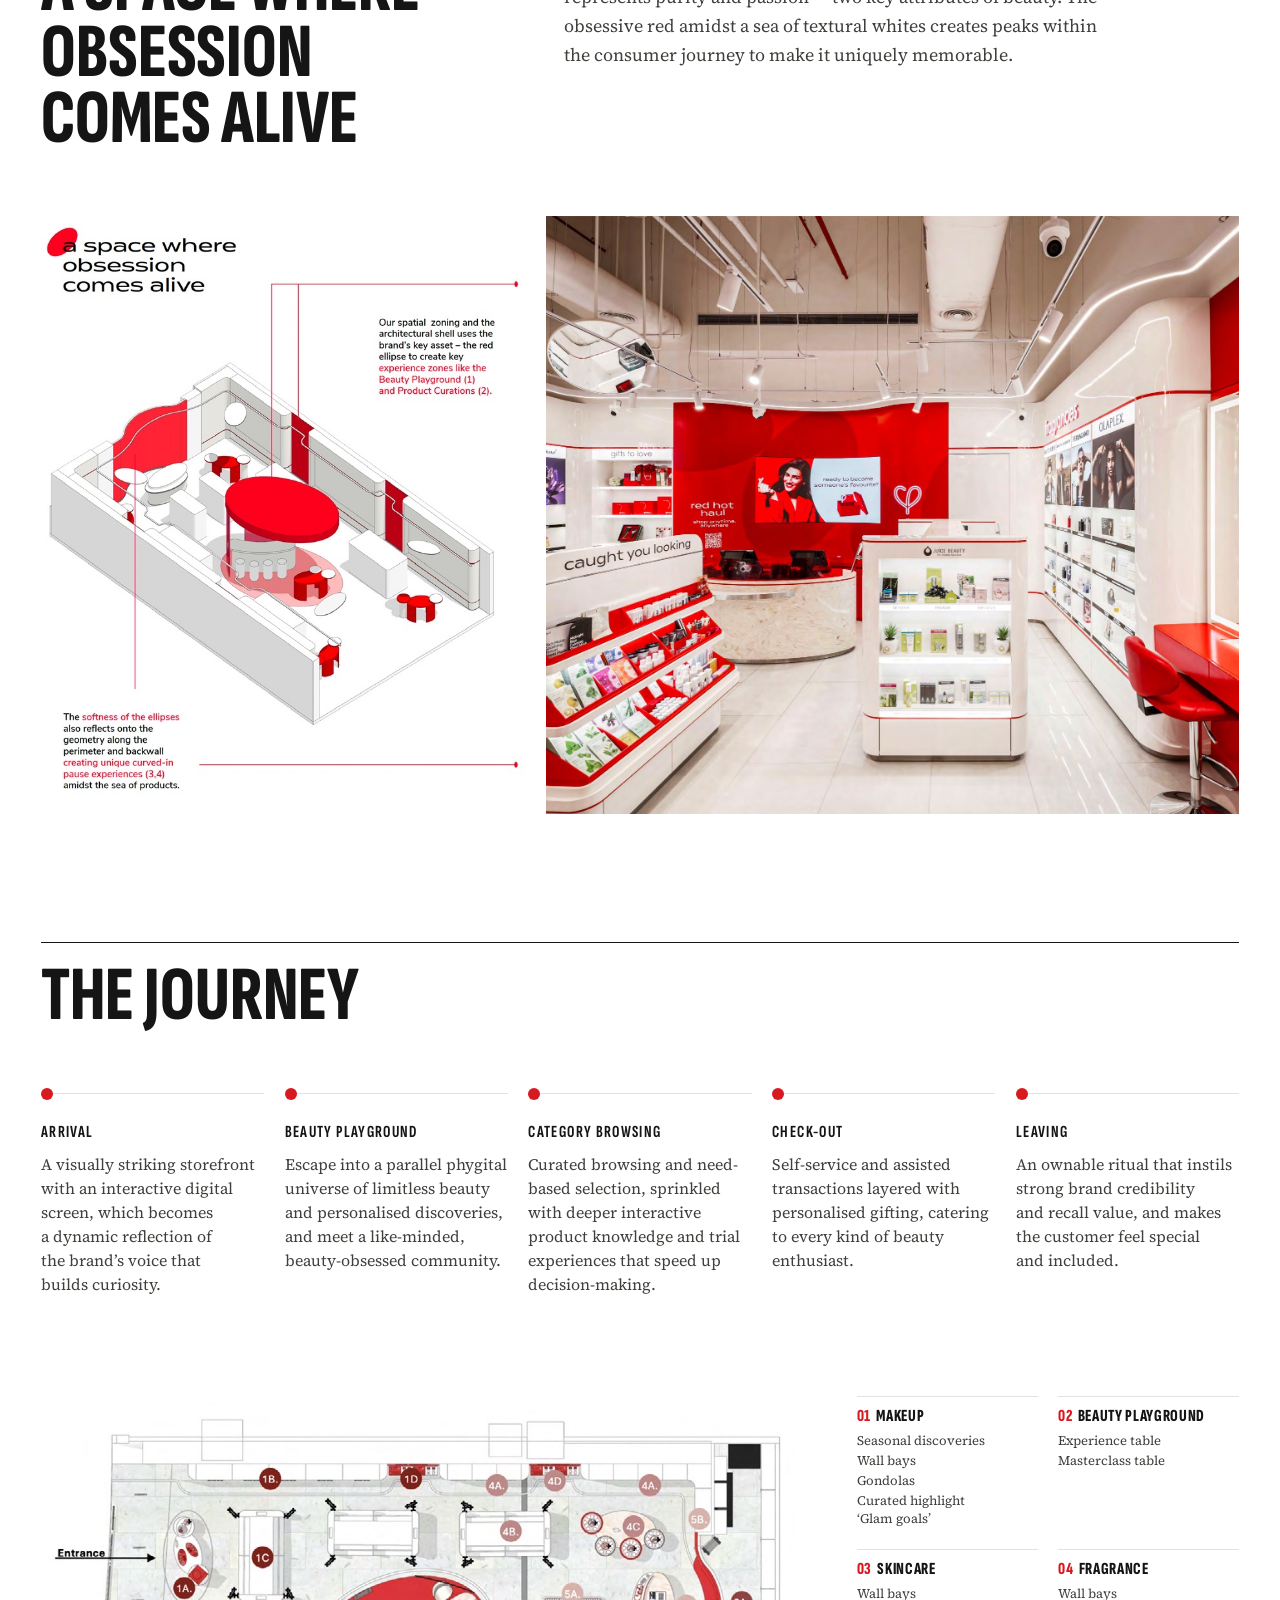
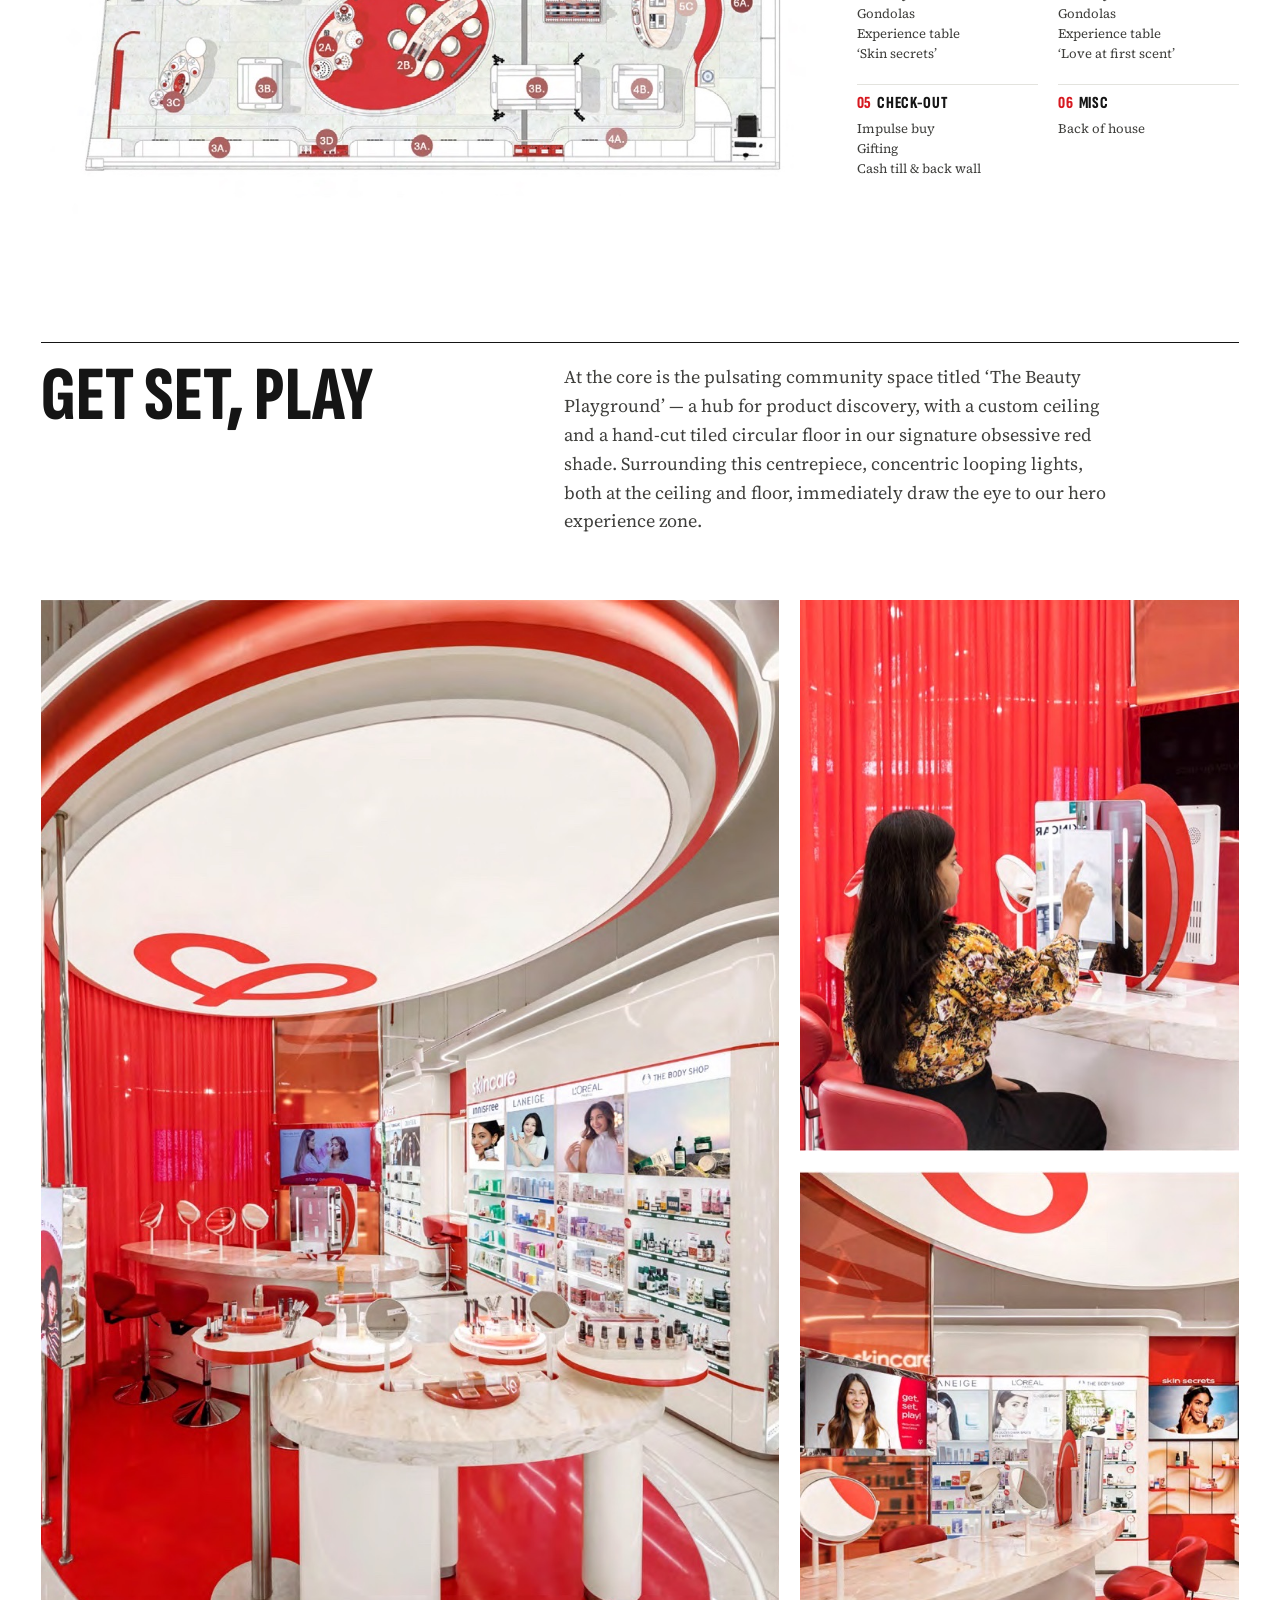
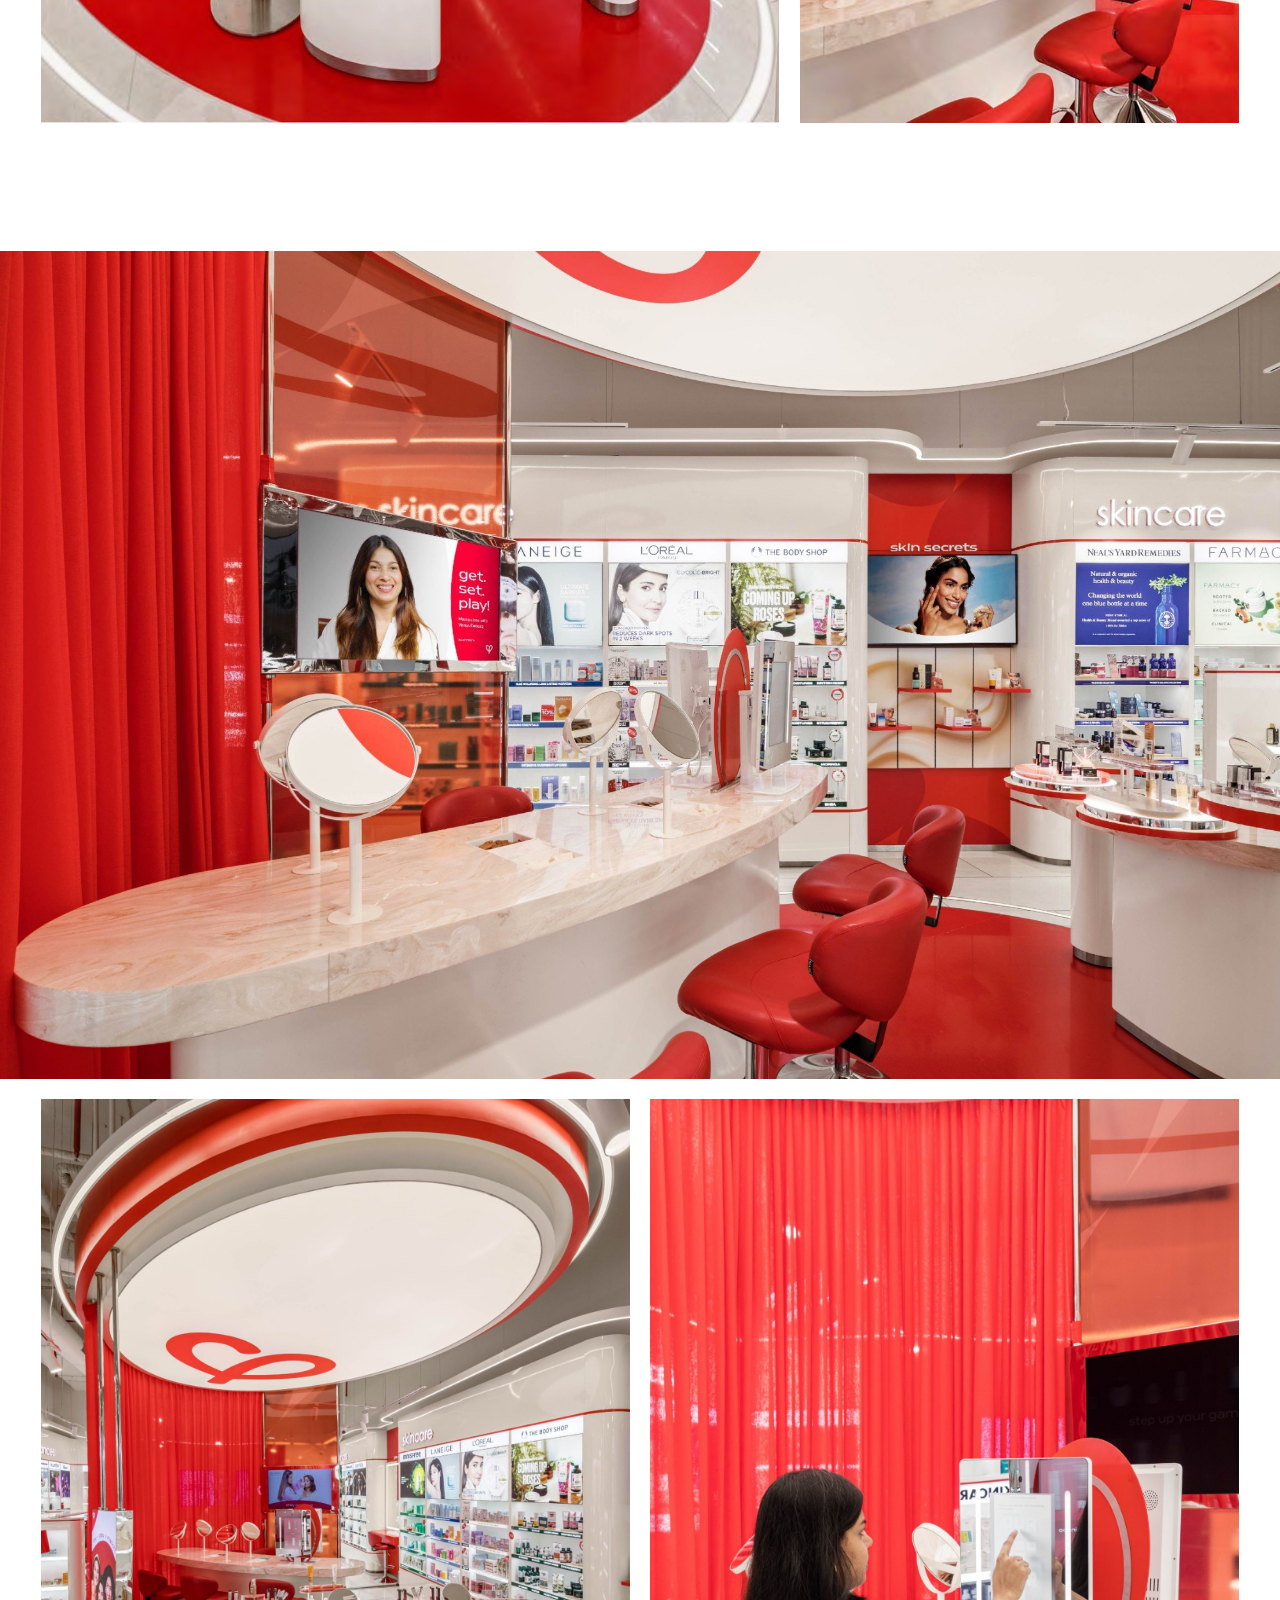
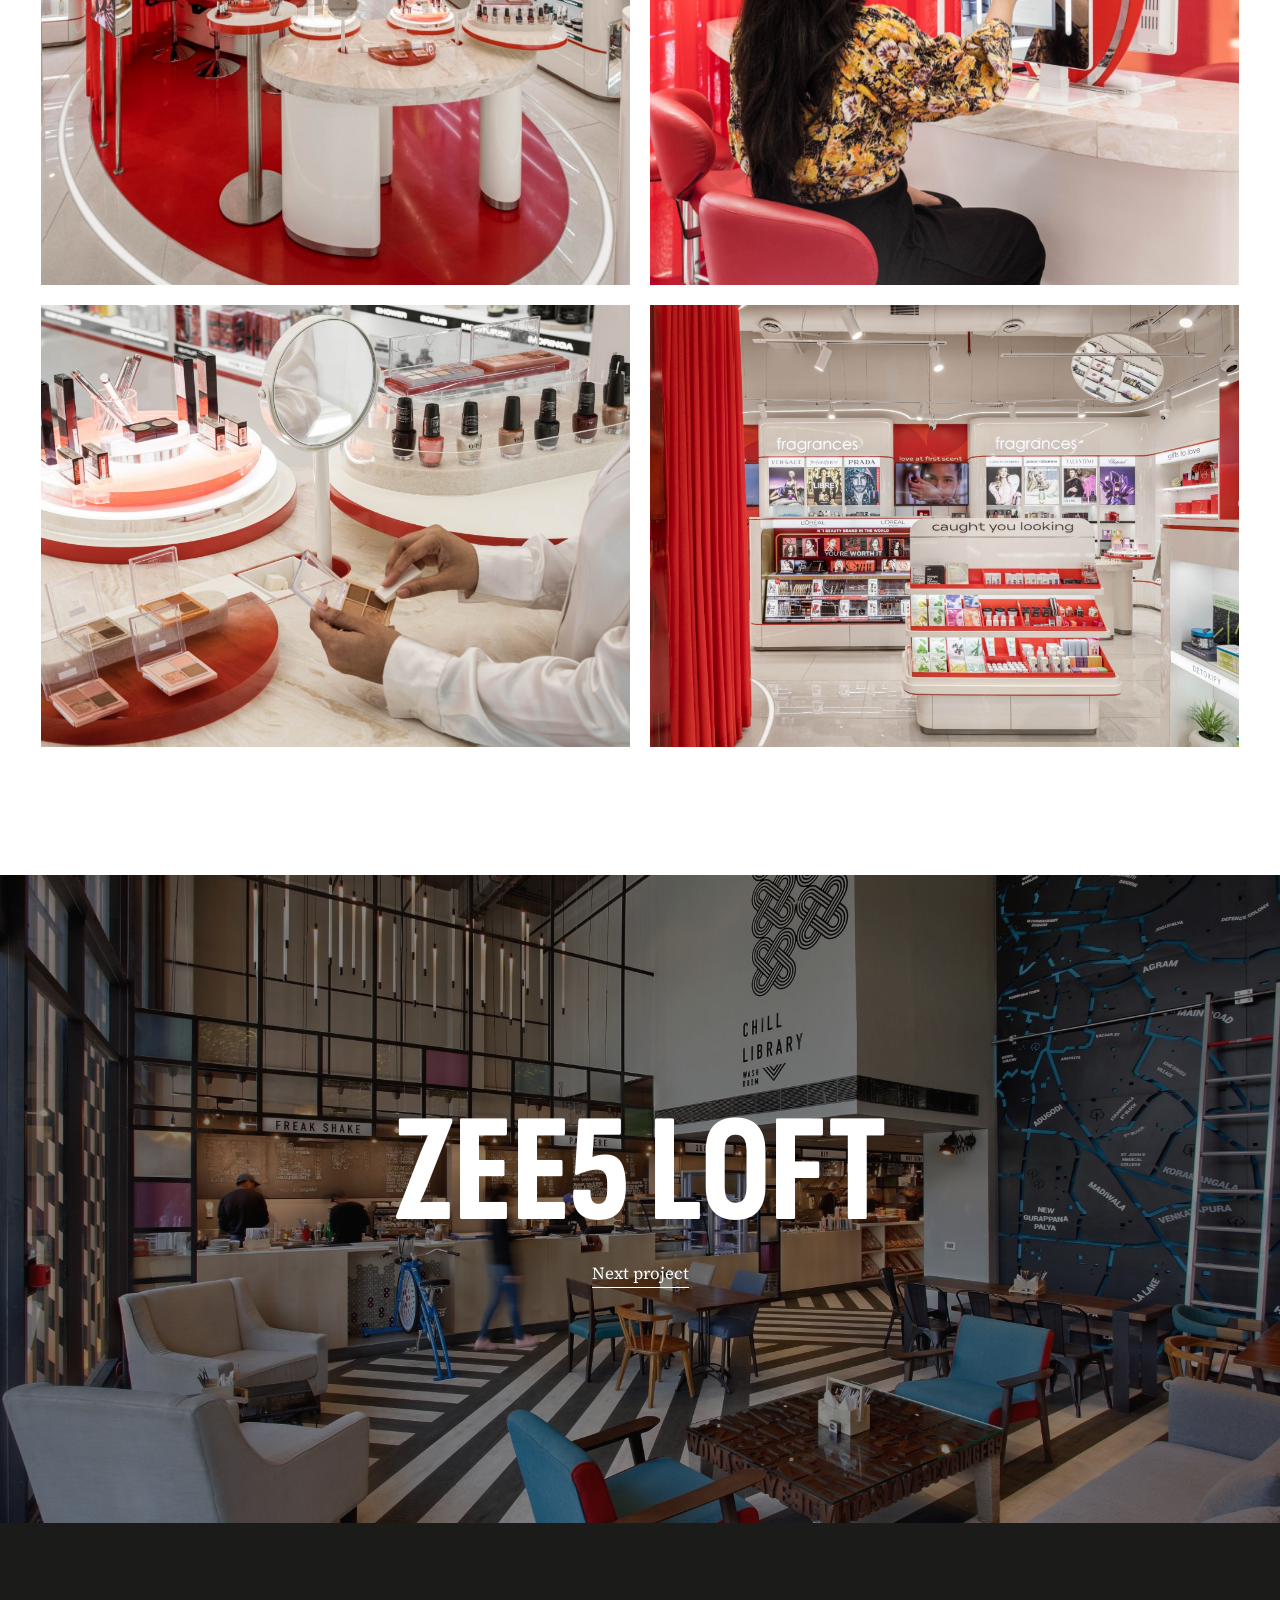
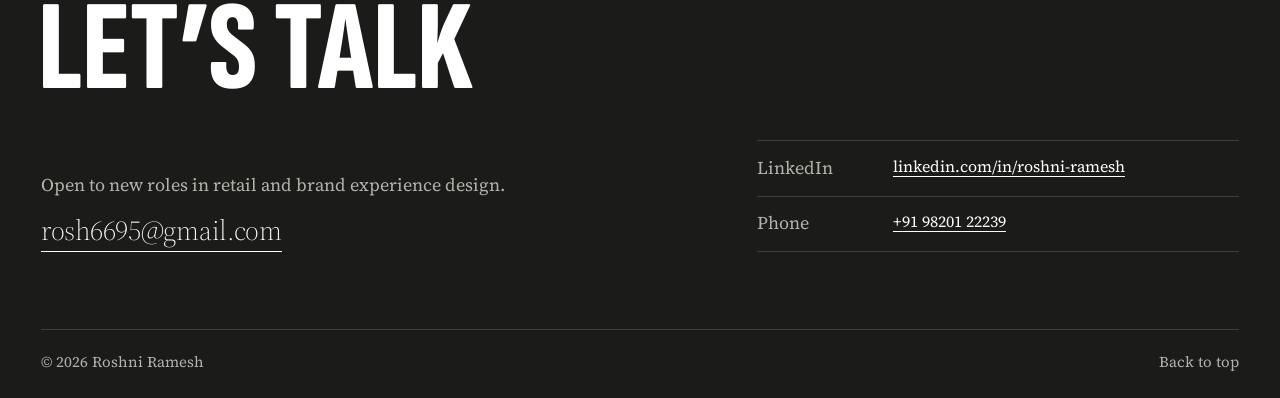
<file: tata-cliq-palette.html>
<!doctype html>
<html lang="en">
<head>
  <meta charset="utf-8">
  <meta name="viewport" content="width=device-width, initial-scale=1">
  <title>Tata CLiQ Palette — Roshni Ramesh, Retail Experience Designer</title>
  <meta name="description" content="Tata CLiQ Palette: a beauty store built around a red ellipse, a Beauty Playground and fixtures designed for personal discovery. Retail experience design by Roshni Ramesh.">
  <meta name="theme-color" content="#151515">
  <meta property="og:image" content="assets/img/cliq-hero.jpg">
  <link rel="icon" href="data:image/svg+xml,%3Csvg xmlns='http://www.w3.org/2000/svg' viewBox='0 0 64 64'%3E%3Crect width='64' height='64' rx='14' fill='%23151515'/%3E%3Ctext x='32' y='42' text-anchor='middle' font-family='Arial Narrow,Arial,sans-serif' font-weight='700' font-size='28' fill='%23fff'%3ERR%3C/text%3E%3C/svg%3E">
  <link rel="preconnect" href="https://fonts.googleapis.com">
  <link rel="preconnect" href="https://fonts.gstatic.com" crossorigin>
  <link rel="stylesheet" href="https://fonts.googleapis.com/css2?family=Sofia+Sans+Extra+Condensed:wght@500..900&family=Source+Serif+4:ital,opsz,wght@0,8..60,300..700;1,8..60,300..700&display=swap">
  <link rel="stylesheet" href="css/styles.css?v=20261116f">
  <script>document.documentElement.classList.add('js');if('scrollRestoration' in history)history.scrollRestoration='manual';</script>
  <script src="js/main.js?v=20261114" defer></script>
</head>
<body class="has-hero" style="--accent: #d71920; --dim: .25">
  <a class="skip-link" href="#main">Skip to content</a>

  <header class="site-header">
    <a class="wordmark" href="index.html">Roshni Ramesh</a>
    <nav class="site-nav" aria-label="Main">
      <ul>
        <li><a href="index.html#work">Work</a></li>
        <li><a href="ai-experiments.html">Lab</a></li>
        <li><a href="index.html#about">About</a></li>
        <li><a href="#contact">Contact</a></li>
      </ul>
    </nav>
    <button class="menu-toggle" type="button" aria-expanded="false" aria-controls="menu">
      <span class="menu-toggle__label">Menu</span>
      <span class="menu-toggle__icon" aria-hidden="true"></span>
    </button>
  </header>

  <div class="menu" id="menu" hidden>
    <nav aria-label="Menu">
      <ul class="menu__list">
        <li><a href="index.html#work">Work</a></li>
        <li><a href="ai-experiments.html">Lab</a></li>
        <li><a href="index.html#about">About</a></li>
        <li><a href="#contact">Contact</a></li>
      </ul>
    </nav>
    <p class="menu__foot">Roshni Ramesh — Retail experience designer</p>
  </div>

  <main id="main">
    <section class="project-hero" data-hero>
      <img class="project-hero__media" src="assets/img/cliq-hero.jpg" srcset="assets/img/cliq-hero-sm.jpg 1100w, assets/img/cliq-hero.jpg 1824w" sizes="100vw" width="1824" height="1286" alt="The Tata CLiQ Palette store: a red curtain, a curved white counter with red stools and illuminated product walls." fetchpriority="high">
      <div class="project-hero__content">
        <h1 class="project-title">
          <span class="line"><span>Tata CL<span class="keep-case">i</span>Q</span></span>
          <span class="line"><span>Palette</span></span>
        </h1>
        <p class="project-hero__sub">A beautiful obsession — a personalised journey of self-expression</p>
      </div>
    </section>

    <section class="p-intro" aria-label="Overview">
      <div class="p-intro__main">
        <p class="lead">Tata CLiQ set out with a grand ambition: to revolutionise beauty by putting personalisation first. Our mission was clear: to establish a brand that embodies this transformative vision.</p>
        <h2 class="label">The challenge</h2>
        <p>In today’s beauty landscape, customisation is often lacking. Finding products that truly suit your unique needs can be a challenge, as is finding a trusted source for recommendations. Navigating through cluttered stores and selecting from uncurated assortments only adds to the frustration. It’s a cycle of sticking to familiar routines and looks, rather than exploring new possibilities.</p>
      </div>
      <dl class="meta">
        <div><dt>Client</dt><dd>Tata CLiQ</dd></div>
        <div><dt>Space</dt><dd>Beauty store</dd></div>
        <div><dt>Scope</dt><dd>Brand space concept, zoning, customer journey, fixtures and lighting</dd></div>
      </dl>
    </section>

    <section class="chapter" aria-labelledby="obsession-title">
      <div class="chapter__head">
        <h2 class="chapter__title" id="obsession-title">A space where obsession comes alive</h2>
        <div class="chapter__text">
          <p>The space, enveloped in just two contrasting colours, white and red, represents purity and passion — two key attributes of beauty. The obsessive red amidst a sea of textural whites creates peaks within the consumer journey to make it uniquely memorable.</p>
        </div>
      </div>
      <div class="duo" style="--cols: 81fr 116fr">
        <figure class="fig">
          <img src="assets/img/cliq-iso.jpg" width="749" height="925" alt="Isometric drawing of the store layout, titled ‘space where obsession comes alive’." loading="lazy" decoding="async">
        </figure>
        <figure class="fill">
          <img src="assets/img/cliq-store.jpg" width="1666" height="1441" alt="The store’s red back wall and screen, rising above white shelving." loading="lazy" decoding="async">
        </figure>
      </div>
    </section>

    <section class="chapter" aria-labelledby="journey-title">
      <div class="chapter__head">
        <h2 class="chapter__title" id="journey-title">The journey</h2>
      </div>
      <ol class="journey journey--plain">
        <li class="stage">
          <h3 class="stage__title">Arrival</h3>
          <p>A visually striking storefront with an interactive digital screen, which becomes a dynamic reflection of the brand’s voice that builds curiosity.</p>
        </li>
        <li class="stage">
          <h3 class="stage__title">Beauty playground</h3>
          <p>Escape into a parallel phygital universe of limitless beauty and personalised discoveries, and meet a like-minded, beauty-obsessed community.</p>
        </li>
        <li class="stage">
          <h3 class="stage__title">Category browsing</h3>
          <p>Curated browsing and need-based selection, sprinkled with deeper interactive product knowledge and trial experiences that speed up decision-making.</p>
        </li>
        <li class="stage">
          <h3 class="stage__title">Check-out</h3>
          <p>Self-service and assisted transactions layered with personalised gifting, catering to every kind of beauty enthusiast.</p>
        </li>
        <li class="stage">
          <h3 class="stage__title">Leaving</h3>
          <p>An ownable ritual that instils strong brand credibility and recall value, and makes the customer feel special and included.</p>
        </li>
      </ol>
      <div class="duo duo--plan" style="--cols: 8fr 4fr">
        <figure class="fig">
          <img src="assets/img/cliq-plan.jpg" width="1100" height="653" alt="Store floor plan with the red ellipse at its heart and the zones laid out around it." loading="lazy" decoding="async">
        </figure>
        <ol class="zones zones--2" aria-label="Zones">
          <li class="zone">
            <h3 class="zone__title"><span class="zone__num">01</span>Makeup</h3>
            <ul>
              <li>Seasonal discoveries</li>
              <li>Wall bays</li>
              <li>Gondolas</li>
              <li>Curated highlight ‘Glam goals’</li>
            </ul>
          </li>
          <li class="zone">
            <h3 class="zone__title"><span class="zone__num">02</span>Beauty playground</h3>
            <ul>
              <li>Experience table</li>
              <li>Masterclass table</li>
            </ul>
          </li>
          <li class="zone">
            <h3 class="zone__title"><span class="zone__num">03</span>Skincare</h3>
            <ul>
              <li>Wall bays</li>
              <li>Gondolas</li>
              <li>Experience table</li>
              <li>‘Skin secrets’</li>
            </ul>
          </li>
          <li class="zone">
            <h3 class="zone__title"><span class="zone__num">04</span>Fragrance</h3>
            <ul>
              <li>Wall bays</li>
              <li>Gondolas</li>
              <li>Experience table</li>
              <li>‘Love at first scent’</li>
            </ul>
          </li>
          <li class="zone">
            <h3 class="zone__title"><span class="zone__num">05</span>Check-out</h3>
            <ul>
              <li>Impulse buy</li>
              <li>Gifting</li>
              <li>Cash till &amp; back wall</li>
            </ul>
          </li>
          <li class="zone">
            <h3 class="zone__title"><span class="zone__num">06</span>Misc</h3>
            <ul>
              <li>Back of house</li>
            </ul>
          </li>
        </ol>
      </div>
    </section>


    <section class="chapter" aria-labelledby="play-title">
      <div class="chapter__head">
        <h2 class="chapter__title" id="play-title">Get set, play</h2>
        <div class="chapter__text">
          <p>At the core is the pulsating community space titled ‘The Beauty Playground’ — a hub for product discovery, with a custom ceiling and a hand-cut tiled circular floor in our signature obsessive red shade. Surrounding this centrepiece, concentric looping lights, both at the ceiling and floor, immediately draw the eye to our hero experience zone.</p>
        </div>
      </div>
      <div class="collage collage--play">
        <figure class="collage__tall fill">
          <img src="assets/img/cliq-playground.jpg" width="970" height="1442" alt="The Beauty Playground: a circle of red floor under a red ceiling ellipse, with white tables and stools." loading="lazy" decoding="async">
        </figure>
        <img src="assets/img/cliq-magic-mirror.jpg" width="570" height="714" alt="A customer at a Magic Mirror table, with the red curtain drawn behind her." loading="lazy" decoding="async">
        <img src="assets/img/cliq-stools.jpg" width="570" height="716" alt="A curved white counter lined with red stools." loading="lazy" decoding="async">
      </div>
    </section>

    <section class="chapter" aria-label="Details and rituals">
      <div class="tev-gallery">
        <figure class="bleed tev-gallery__hero"><img src="assets/img/cliq-skincare.jpg" width="2000" height="1500" alt="The Beauty Playground counter: a marble bar with mirrors and red stools beneath a red ellipse, with the skincare wall beyond." loading="lazy" decoding="async"></figure>
        <div class="cliq-pair cliq-pair--tall">
          <figure><img src="assets/img/cliq-playground-hi.jpg" width="1500" height="2000" alt="The Beauty Playground from outside: a red circular floor and curtain under a layered red-and-white ceiling ellipse." loading="lazy" decoding="async"></figure>
          <figure><img src="assets/img/cliq-mirror.jpg" width="1500" height="2000" alt="A customer uses the Magic Mirror touchscreen at the marble counter, in front of a red curtain." loading="lazy" decoding="async"></figure>
        </div>
        <div class="cliq-pair">
          <figure><img src="assets/img/cliq-tester.jpg" width="2000" height="1500" alt="Hands testing an eyeshadow palette at a marble table with red trays, beside lipsticks and nail polish." loading="lazy" decoding="async"></figure>
          <figure><img src="assets/img/cliq-fragrance.jpg" width="2000" height="1500" alt="The fragrance wall and a ‘caught you looking’ gondola with red shelves, framed by the red curtain." loading="lazy" decoding="async"></figure>
        </div>
      </div>
    </section>

    <a class="next" href="zee5-loft.html">
      <img class="next__media" src="assets/img/zee5-hero.jpg" width="2000" height="1333" alt="" loading="lazy" decoding="async">
      <span>
        <span class="next__title">ZEE5 Loft</span>
        <span class="next__cta link-under">Next project</span>
      </span>
    </a>
  </main>

  <footer class="site-footer" id="contact">
    <h2 class="footer__title">Let’s talk</h2>
    <div class="footer__grid">
      <div>
        <p class="footer__lede">Open to new roles in retail and brand experience design.</p>
        <a class="footer__email link-under" href="mailto:rosh6695@gmail.com">rosh6695@gmail.com</a>
      </div>
      <dl class="footer__meta">
        <div><dt>LinkedIn</dt><dd><a href="https://www.linkedin.com/in/roshni-ramesh-a06592142/" target="_blank" rel="noopener">linkedin.com/in/roshni-ramesh</a></dd></div>
        <div><dt>Phone</dt><dd><a href="tel:+919820122239">+91 98201 22239</a></dd></div>
      </dl>
    </div>
    <div class="footer__bottom">
      <p>© 2026 Roshni Ramesh</p>
      <a href="#top">Back to top</a>
    </div>
  </footer>
</body>
</html>
</file>
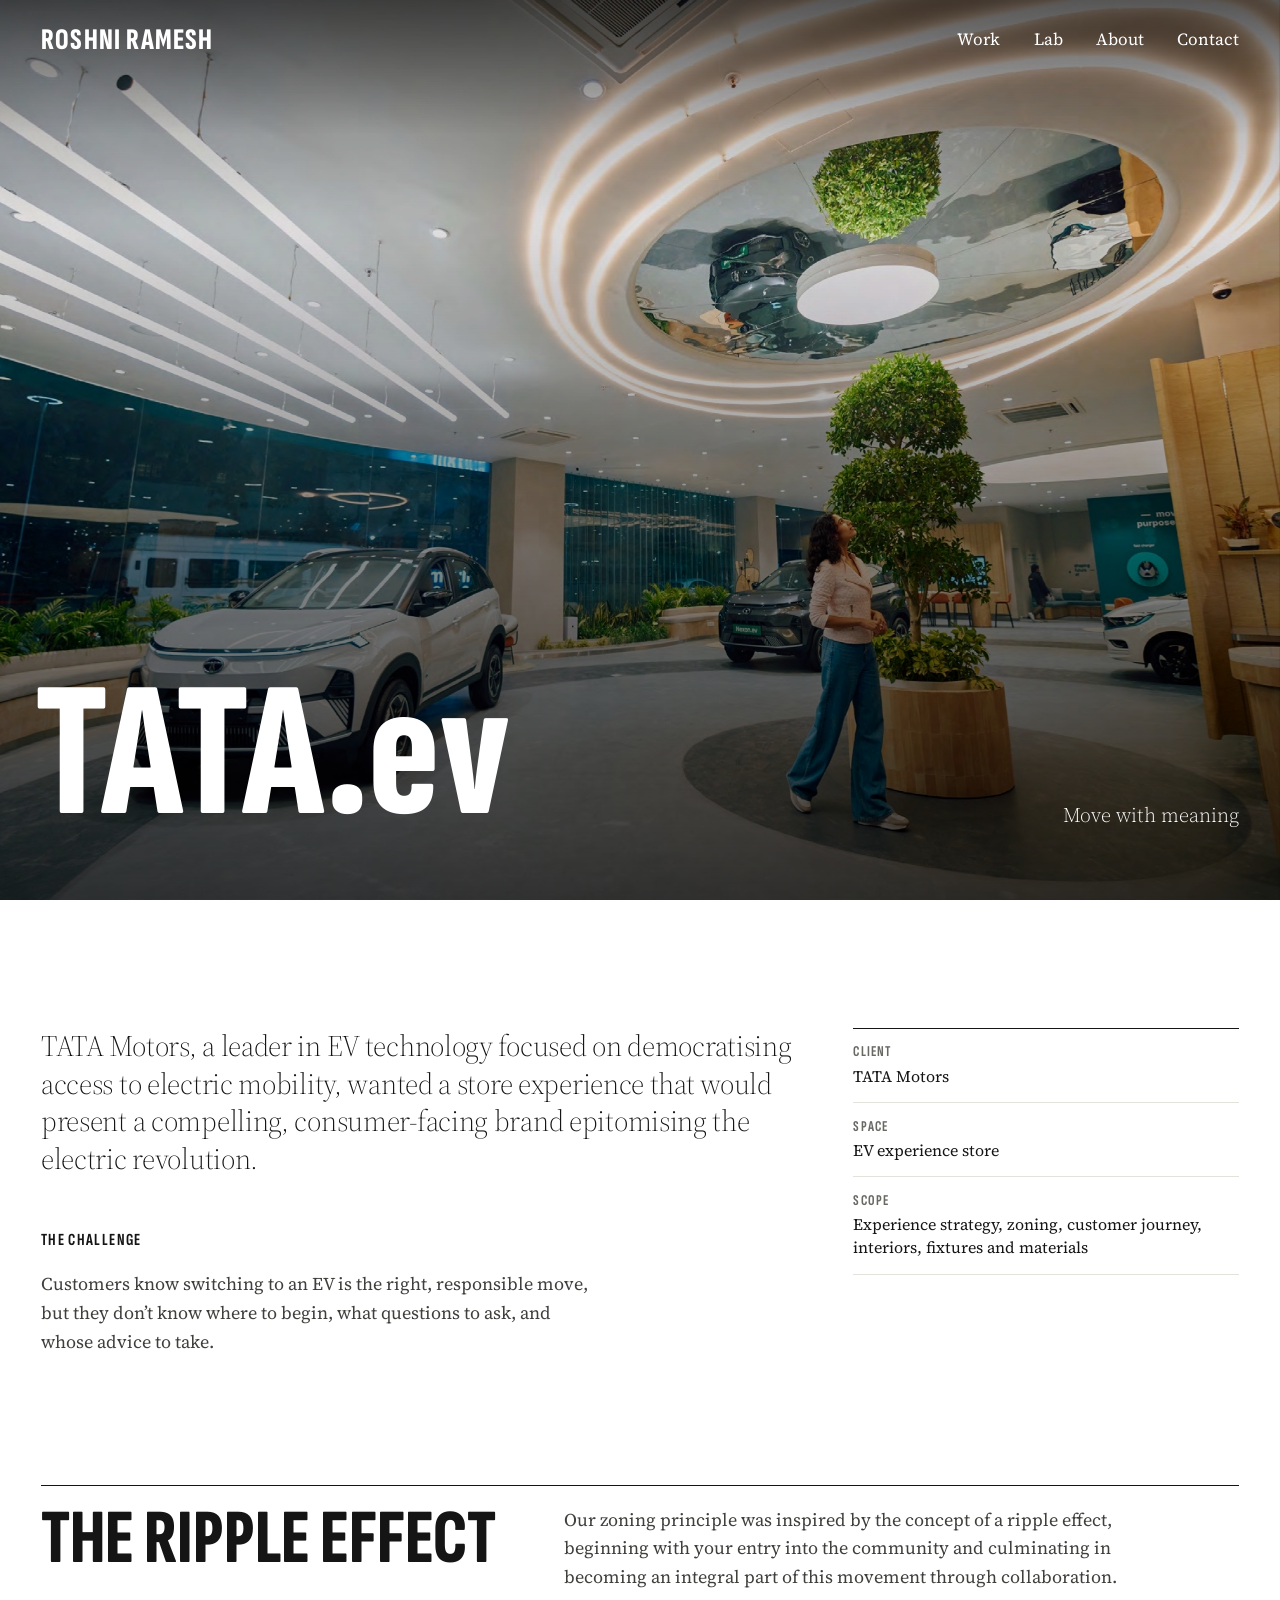
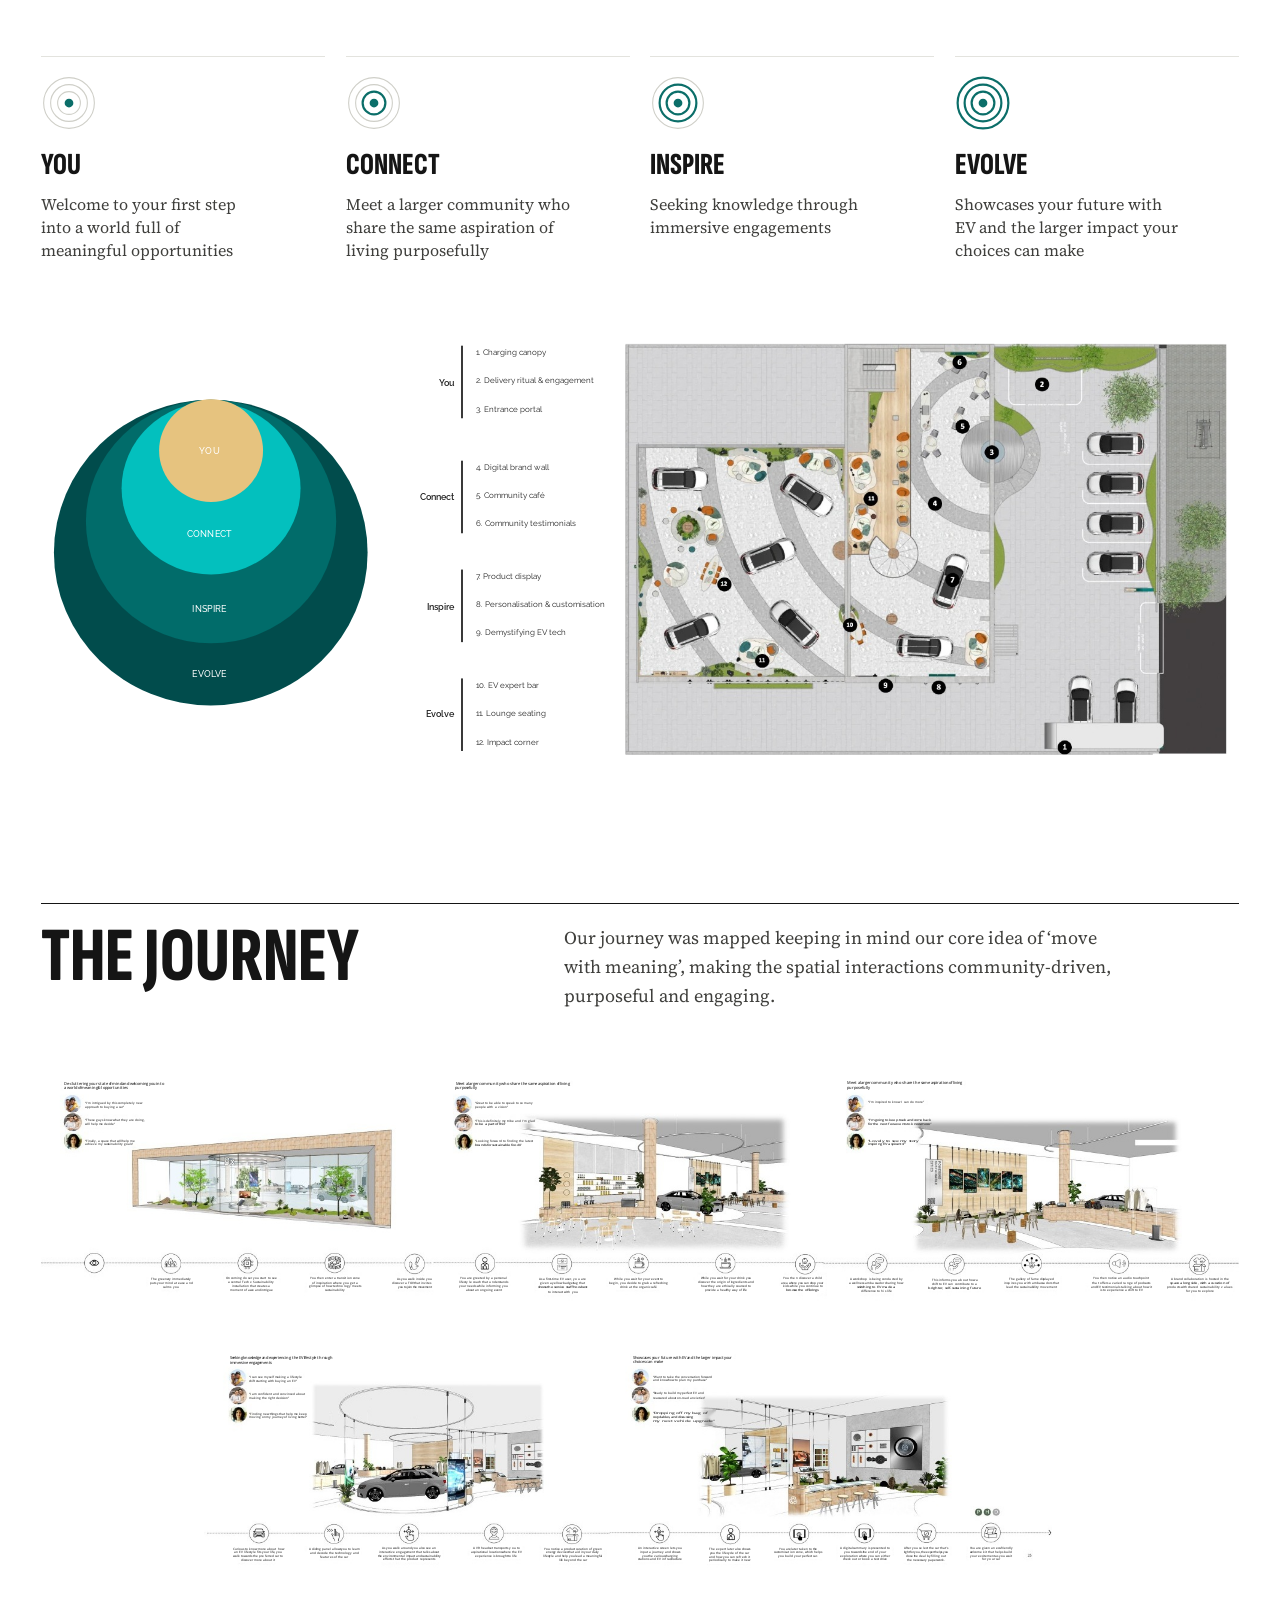
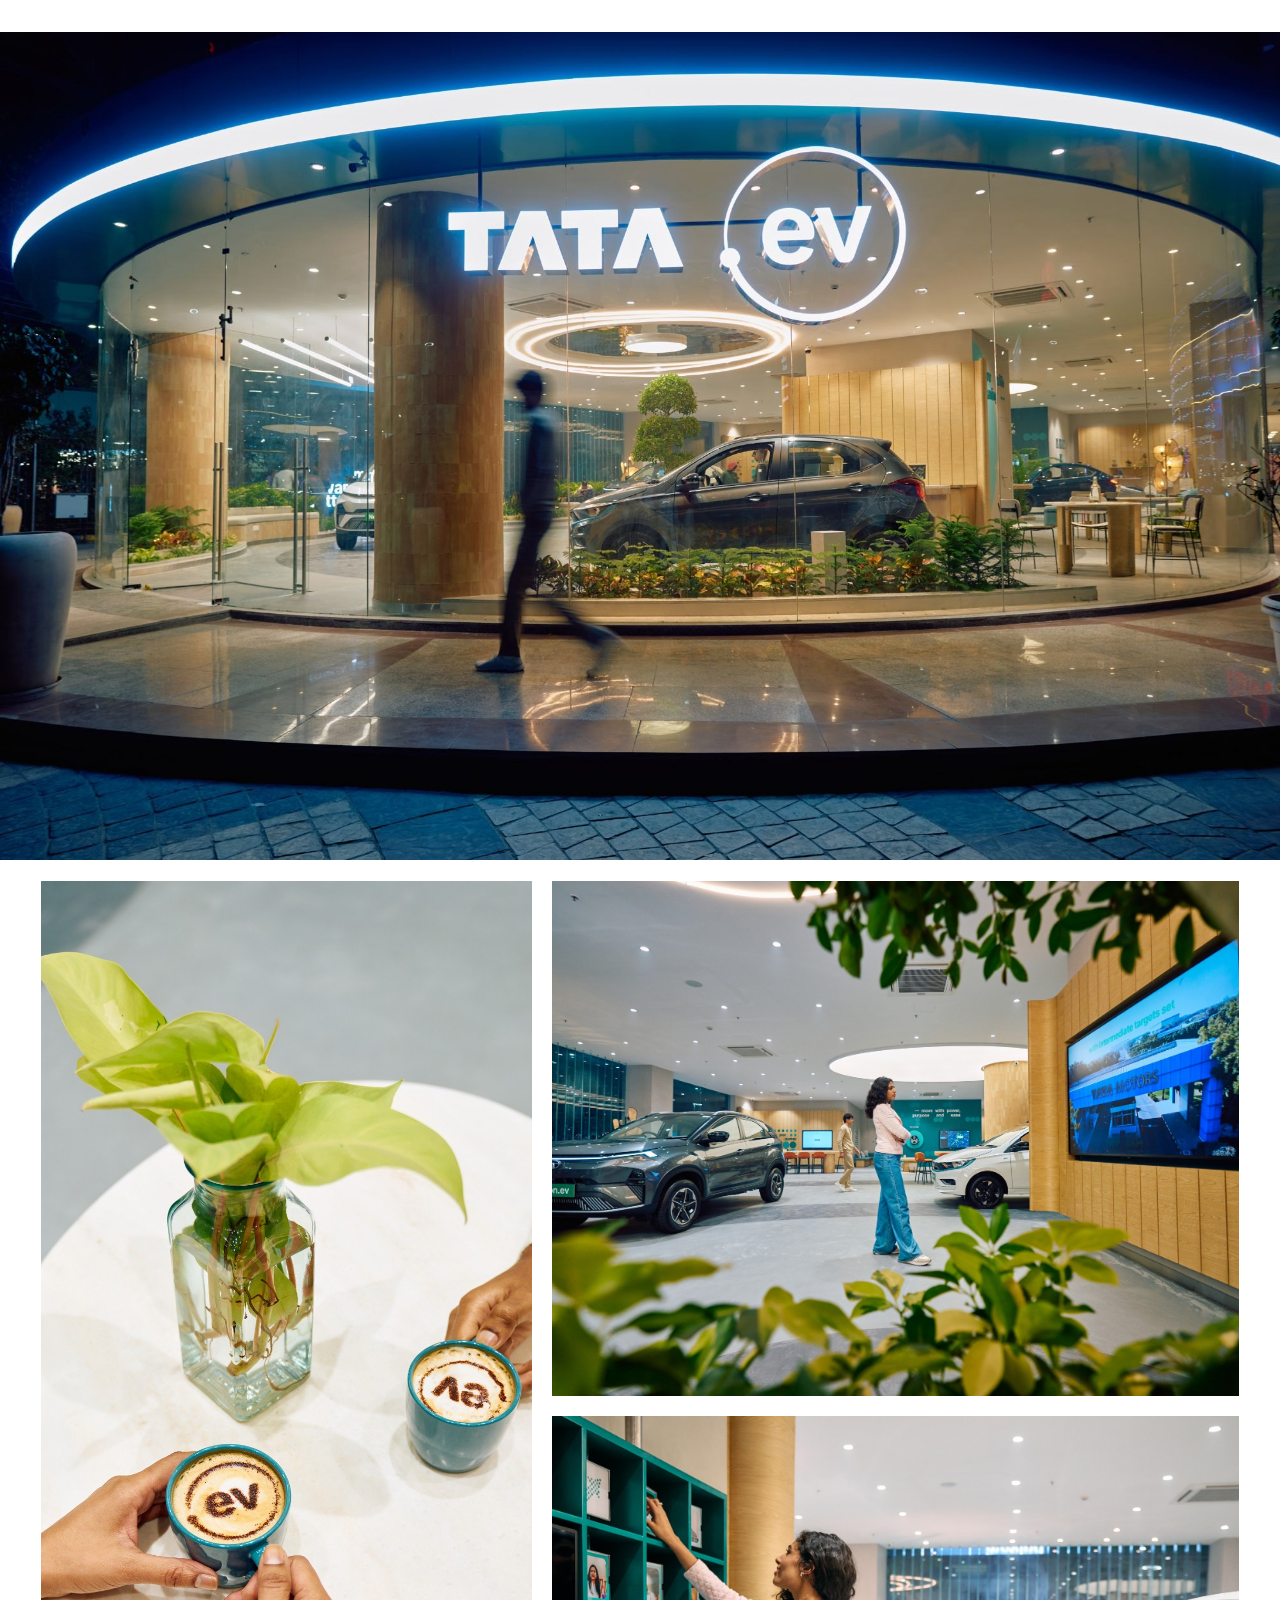
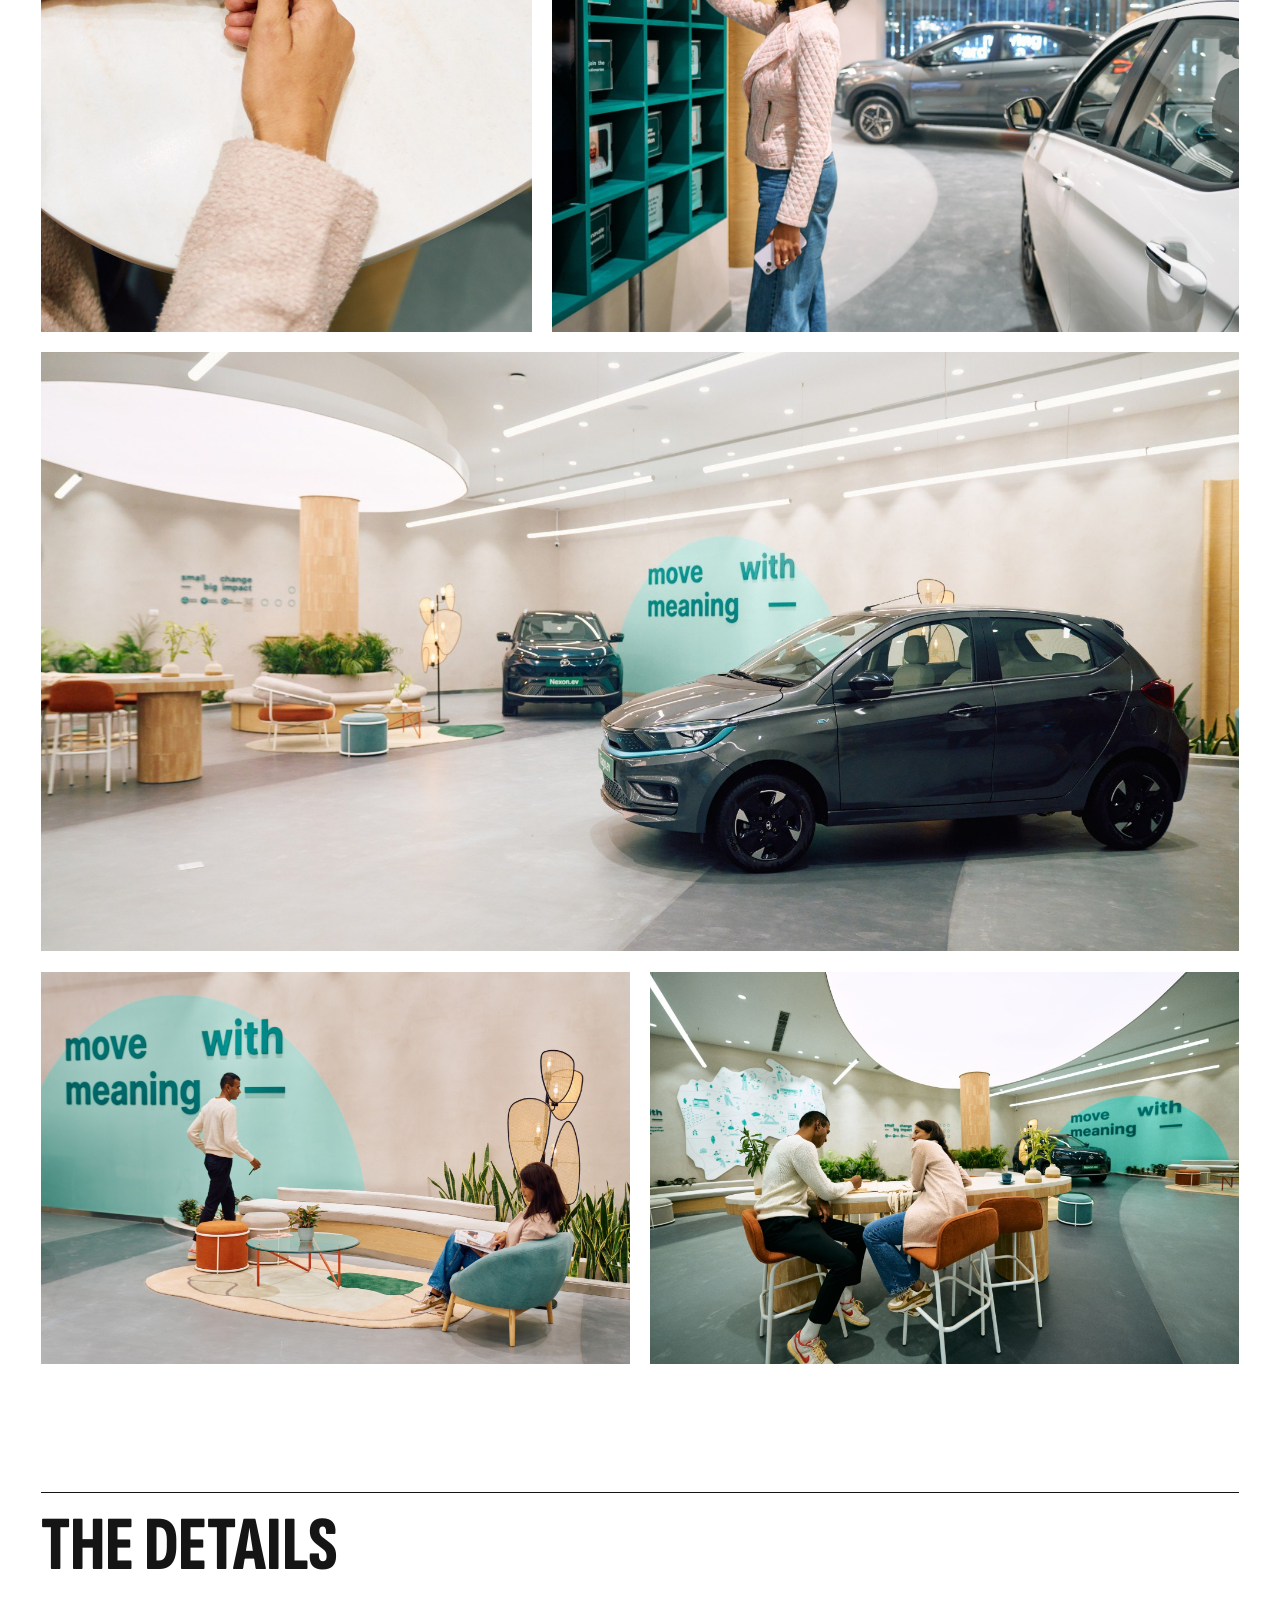
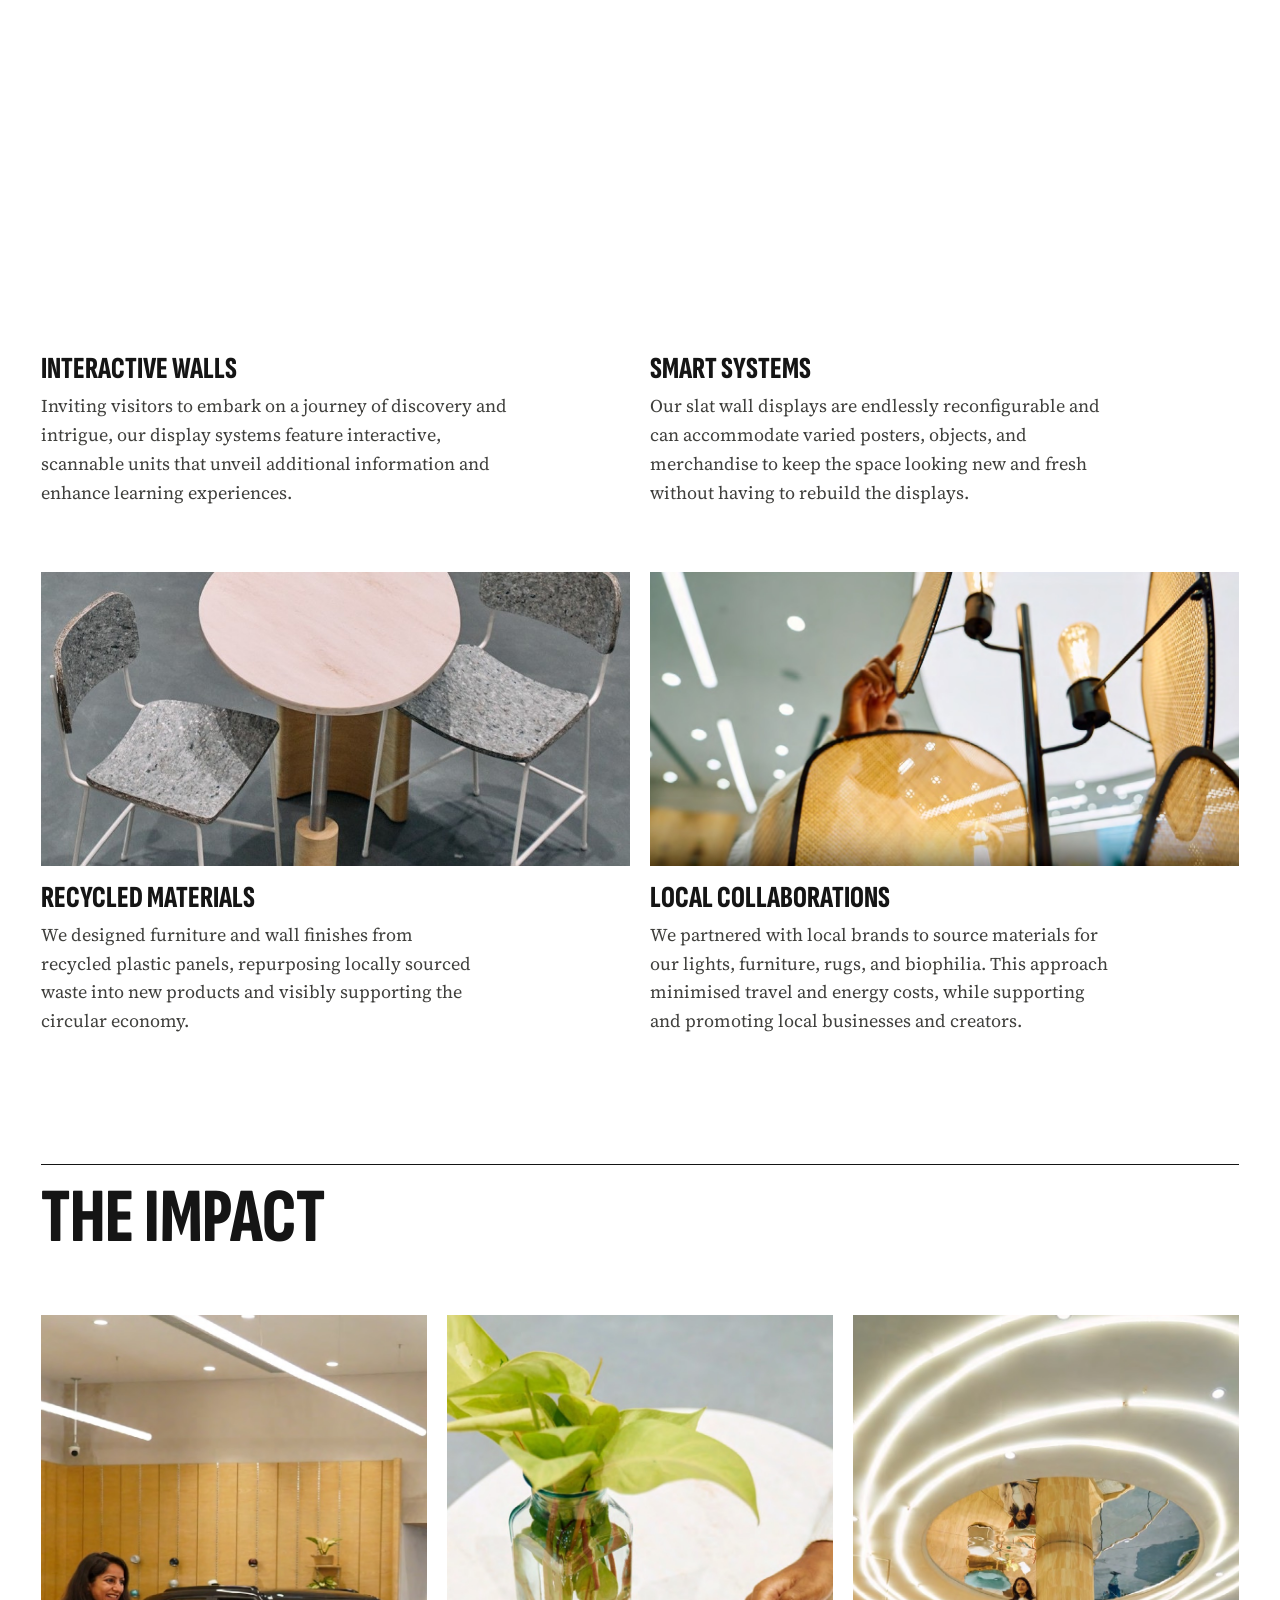
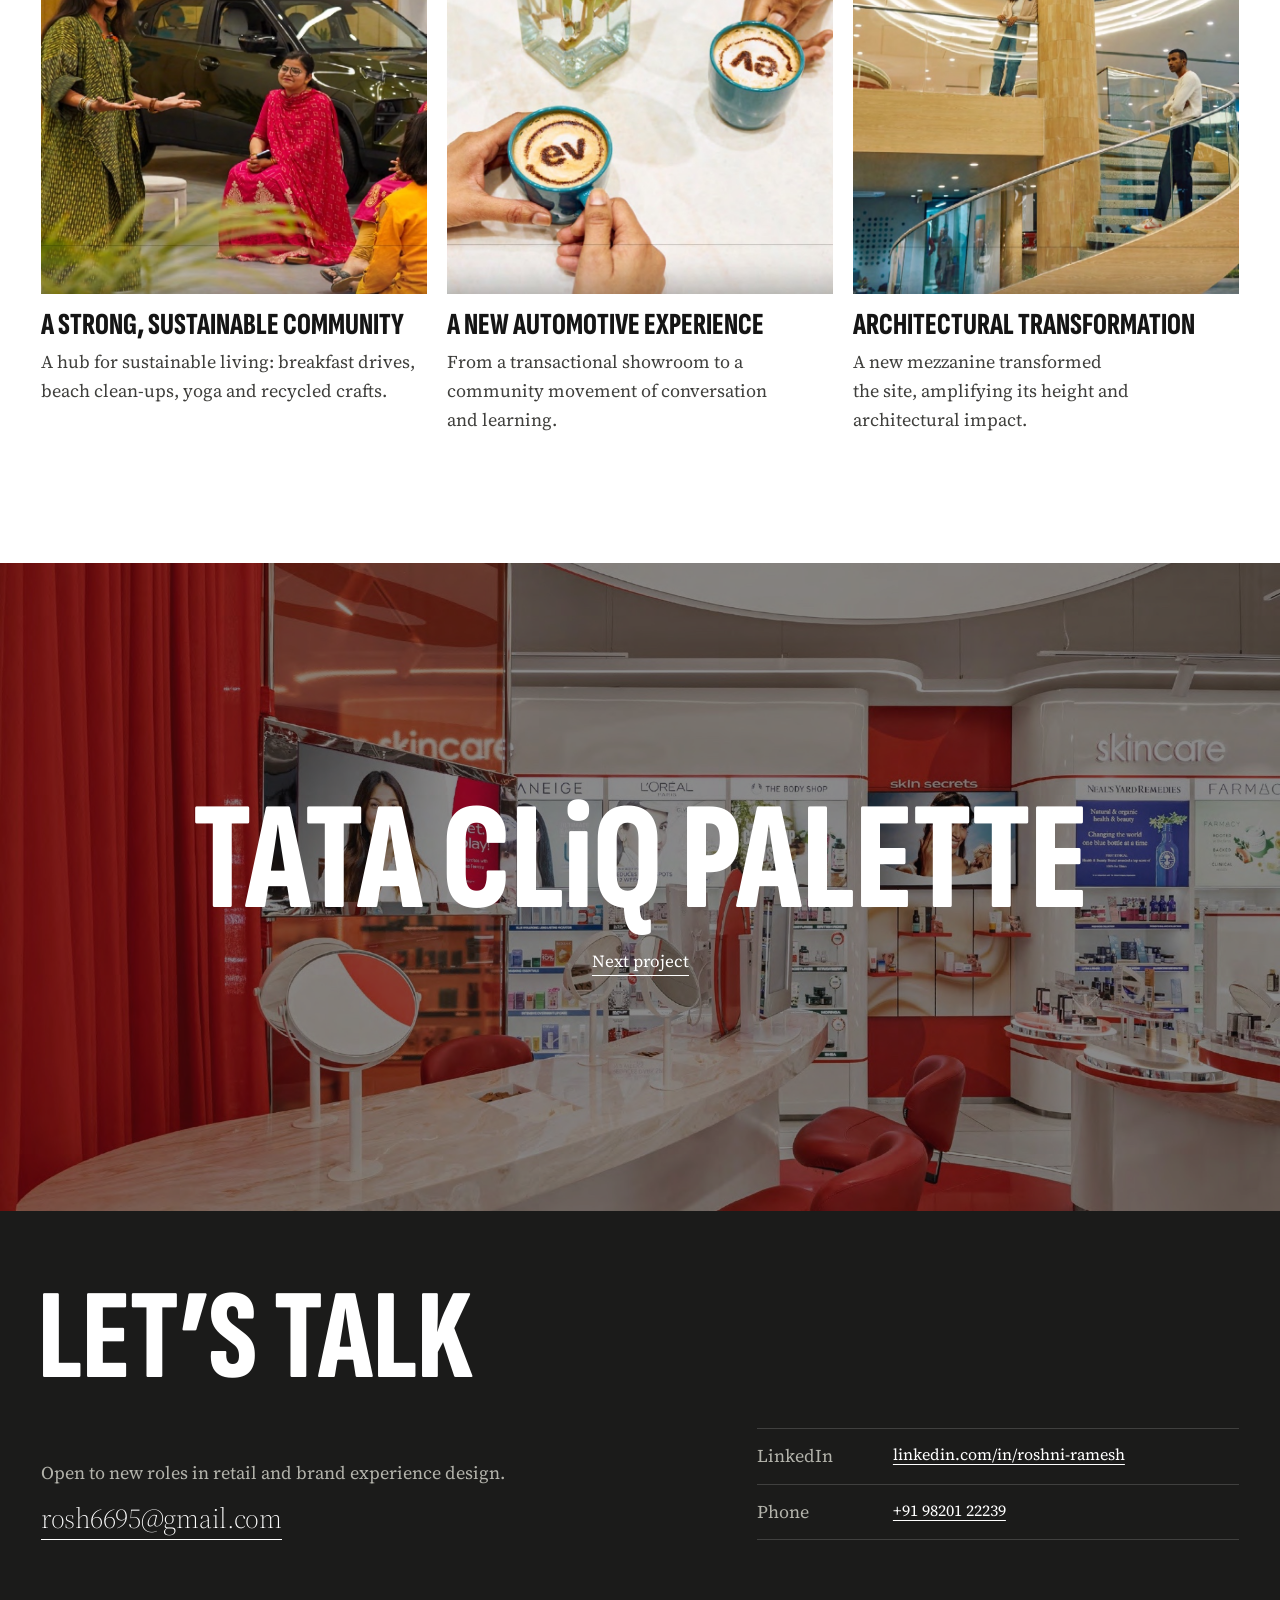
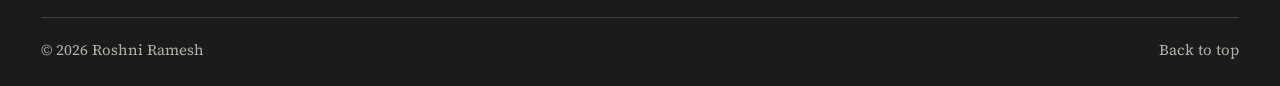
<file: tata-ev.html>
<!doctype html>
<html lang="en">
<head>
  <meta charset="utf-8">
  <meta name="viewport" content="width=device-width, initial-scale=1">
  <title>TATA.ev — Roshni Ramesh, Retail Experience Designer</title>
  <meta name="description" content="TATA.ev experience store: zoning, customer journey and interiors that turn buying an electric car into joining a community. Retail experience design by Roshni Ramesh.">
  <meta name="theme-color" content="#151515">
  <meta property="og:image" content="assets/img/tata-ev-hero.jpg">
  <link rel="icon" href="data:image/svg+xml,%3Csvg xmlns='http://www.w3.org/2000/svg' viewBox='0 0 64 64'%3E%3Crect width='64' height='64' rx='14' fill='%23151515'/%3E%3Ctext x='32' y='42' text-anchor='middle' font-family='Arial Narrow,Arial,sans-serif' font-weight='700' font-size='28' fill='%23fff'%3ERR%3C/text%3E%3C/svg%3E">
  <link rel="preconnect" href="https://fonts.googleapis.com">
  <link rel="preconnect" href="https://fonts.gstatic.com" crossorigin>
  <link rel="stylesheet" href="https://fonts.googleapis.com/css2?family=Sofia+Sans+Extra+Condensed:wght@500..900&family=Raleway:wght@400;500;600&family=Open+Sans:wght@400;500&family=Source+Serif+4:ital,opsz,wght@0,8..60,300..700;1,8..60,300..700&display=swap">
  <link rel="stylesheet" href="css/styles.css?v=20261116f">
  <script>document.documentElement.classList.add('js');if('scrollRestoration' in history)history.scrollRestoration='manual';</script>
  <script src="js/main.js?v=20261114" defer></script>
</head>
<body class="has-hero" style="--accent: #0b6e69; --dim: .12">
  <a class="skip-link" href="#main">Skip to content</a>

  <header class="site-header">
    <a class="wordmark" href="index.html">Roshni Ramesh</a>
    <nav class="site-nav" aria-label="Main">
      <ul>
        <li><a href="index.html#work">Work</a></li>
        <li><a href="ai-experiments.html">Lab</a></li>
        <li><a href="index.html#about">About</a></li>
        <li><a href="#contact">Contact</a></li>
      </ul>
    </nav>
    <button class="menu-toggle" type="button" aria-expanded="false" aria-controls="menu">
      <span class="menu-toggle__label">Menu</span>
      <span class="menu-toggle__icon" aria-hidden="true"></span>
    </button>
  </header>

  <div class="menu" id="menu" hidden>
    <nav aria-label="Menu">
      <ul class="menu__list">
        <li><a href="index.html#work">Work</a></li>
        <li><a href="ai-experiments.html">Lab</a></li>
        <li><a href="index.html#about">About</a></li>
        <li><a href="#contact">Contact</a></li>
      </ul>
    </nav>
    <p class="menu__foot">Roshni Ramesh — Retail experience designer</p>
  </div>

  <main id="main">
    <section class="project-hero" data-hero>
      <img class="project-hero__media" src="assets/img/tata-ev-hero.jpg" srcset="assets/img/tata-ev-hero-sm.jpg 1100w, assets/img/tata-ev-hero.jpg 1824w" sizes="100vw" width="1824" height="1281" alt="Inside the TATA.ev store: ring-lit ceilings, a sculpted tree and an SUV on display beside tall windows." fetchpriority="high">
      <div class="project-hero__content">
        <h1 class="project-title"><span class="line"><span>TATA.<span class="keep-case">ev</span></span></span></h1>
        <p class="project-hero__sub">Move with meaning</p>
      </div>
    </section>

    <section class="p-intro" aria-label="Overview">
      <div class="p-intro__main">
        <p class="lead">TATA Motors, a leader in EV technology focused on democratising access to electric mobility, wanted a store experience that would present a compelling, consumer-facing brand epitomising the electric revolution.</p>
        <h2 class="label">The challenge</h2>
        <p>Customers know switching to an EV is the right, responsible move, but they don’t know where to begin, what questions to ask, and whose advice to take.</p>
      </div>
      <dl class="meta">
        <div><dt>Client</dt><dd>TATA Motors</dd></div>
        <div><dt>Space</dt><dd>EV experience store</dd></div>
        <div><dt>Scope</dt><dd>Experience strategy, zoning, customer journey, interiors, fixtures and materials</dd></div>
      </dl>
    </section>

    <section class="chapter" aria-labelledby="ripple-title">
      <div class="chapter__head">
        <h2 class="chapter__title" id="ripple-title">The ripple effect</h2>
        <div class="chapter__text">
          <p>Our zoning principle was inspired by the concept of a ripple effect, beginning with your entry into the community and culminating in becoming an integral part of this movement through collaboration.</p>
        </div>
      </div>
      <ol class="zones zones--4">
        <li class="zone">
          <svg class="zone__glyph" viewBox="0 0 64 64" aria-hidden="true"><circle class="on" cx="32" cy="32" r="5"/><circle cx="32" cy="32" r="13"/><circle cx="32" cy="32" r="21"/><circle cx="32" cy="32" r="29"/></svg>
          <h3 class="zone__title">You</h3>
          <p class="zone__text">Welcome to your first step into a world full of meaningful opportunities</p>
        </li>
        <li class="zone">
          <svg class="zone__glyph" viewBox="0 0 64 64" aria-hidden="true"><circle class="on" cx="32" cy="32" r="5"/><circle class="on" cx="32" cy="32" r="13"/><circle cx="32" cy="32" r="21"/><circle cx="32" cy="32" r="29"/></svg>
          <h3 class="zone__title">Connect</h3>
          <p class="zone__text">Meet a larger community who share the same aspiration of living purposefully</p>
        </li>
        <li class="zone">
          <svg class="zone__glyph" viewBox="0 0 64 64" aria-hidden="true"><circle class="on" cx="32" cy="32" r="5"/><circle class="on" cx="32" cy="32" r="13"/><circle class="on" cx="32" cy="32" r="21"/><circle cx="32" cy="32" r="29"/></svg>
          <h3 class="zone__title">Inspire</h3>
          <p class="zone__text">Seeking knowledge through immersive engagements</p>
        </li>
        <li class="zone">
          <svg class="zone__glyph" viewBox="0 0 64 64" aria-hidden="true"><circle class="on" cx="32" cy="32" r="5"/><circle class="on" cx="32" cy="32" r="13"/><circle class="on" cx="32" cy="32" r="21"/><circle class="on" cx="32" cy="32" r="29"/></svg>
          <h3 class="zone__title">Evolve</h3>
          <p class="zone__text">Showcases your future with EV and the larger impact your choices can make</p>
        </li>
      </ol>
      <figure class="fig">
        <svg class="zoning-diagram" viewBox="0 0 1948 730" role="img" aria-labelledby="zd-title">
          <title id="zd-title">Zoning diagram: four nested circles for You, Connect, Inspire and Evolve, a numbered list of each zone’s touchpoints, and the store plan with each touchpoint marked.</title>
          <ellipse cx="276" cy="368.5" rx="255" ry="248.5" fill="#014c4c"/>
          <ellipse cx="276.5" cy="318" rx="203.5" ry="198" fill="#016c6a"/>
          <ellipse cx="276.5" cy="264" rx="145.5" ry="140" fill="#03c0be"/>
          <ellipse cx="276.5" cy="202.5" rx="84.5" ry="83.5" fill="#e6c37f"/>
          <g class="zd-ring" text-anchor="middle">
            <text x="274" y="208">YOU</text>
            <text x="274" y="343">CONNECT</text>
            <text x="274" y="465">INSPIRE</text>
            <text x="274" y="570">EVOLVE</text>
          </g>
          <g>
            <text class="zd-group" x="672" y="97" text-anchor="end">You</text>
            <rect x="683" y="32" width="3" height="118" fill="#2a2a2a"/>
            <text class="zd-item" x="708" y="47">1. Charging canopy</text>
            <text class="zd-item" x="708" y="93">2. Delivery ritual &amp; engagement</text>
            <text class="zd-item" x="708" y="140">3. Entrance portal</text>
          </g>
          <g>
            <text class="zd-group" x="672" y="283" text-anchor="end">Connect</text>
            <rect x="683" y="219" width="3" height="118" fill="#2a2a2a"/>
            <text class="zd-item" x="708" y="234">4. Digital brand wall</text>
            <text class="zd-item" x="708" y="280">5. Community café</text>
            <text class="zd-item" x="708" y="326">6. Community testimonials</text>
          </g>
          <g>
            <text class="zd-group" x="672" y="461" text-anchor="end">Inspire</text>
            <rect x="683" y="396" width="3" height="118" fill="#2a2a2a"/>
            <text class="zd-item" x="708" y="411">7. Product display</text>
            <text class="zd-item" x="708" y="457">8. Personalisation &amp; customisation</text>
            <text class="zd-item" x="708" y="503">9. Demystifying EV tech</text>
          </g>
          <g>
            <text class="zd-group" x="672" y="636" text-anchor="end">Evolve</text>
            <rect x="683" y="573" width="3" height="118" fill="#2a2a2a"/>
            <text class="zd-item" x="708" y="589">10. EV expert bar</text>
            <text class="zd-item" x="708" y="634">11. Lounge seating</text>
            <text class="zd-item" x="708" y="681">12. Impact corner</text>
          </g>
          <image href="assets/img/tata-ev-zoning-plan.jpg" x="950" y="29" width="978" height="668"/>
        </svg>
      </figure>
    </section>

    <section class="chapter" aria-labelledby="journey-title">
      <div class="chapter__head">
        <h2 class="chapter__title" id="journey-title">The journey</h2>
        <div class="chapter__text">
          <p>Our journey was mapped keeping in mind our core idea of ‘move with meaning’, making the spatial interactions community-driven, purposeful and engaging.</p>
        </div>
      </div>
      <figure class="fig">
        <svg class="journey-map" viewBox="0 0 2000 824" role="img" aria-labelledby="jm-title">
          <title id="jm-title">Customer journey map: five scenes from arrival to purchase, each with visitor quotes, a render of the space and the touchpoints at every step marked along a timeline.</title>
          <image href="assets/img/tata-ev-journey-map.jpg" x="0" y="0" width="2000" height="824"/>
          <text class="jm-lede" x="39" y="15.95" textLength="166" lengthAdjust="spacingAndGlyphs">De-cluttering your state of mind and welcoming you into</text>
          <text class="jm-lede" x="39" y="23.95" textLength="106" lengthAdjust="spacingAndGlyphs">a world of meaningful opportunities</text>
          <text class="jm-quote" x="73" y="48.27" textLength="95" lengthAdjust="spacingAndGlyphs">“I’m intrigued by this completely new</text>
          <text class="jm-quote" x="73" y="54.27" textLength="66" lengthAdjust="spacingAndGlyphs">approach to buying a car”</text>
          <text class="jm-quote" x="73" y="77.28" textLength="100" lengthAdjust="spacingAndGlyphs">“These guys know what they are doing,</text>
          <text class="jm-quote" x="73" y="84.28" textLength="51" lengthAdjust="spacingAndGlyphs">will help me decide”</text>
          <text class="jm-quote" x="73" y="111.28" textLength="84" lengthAdjust="spacingAndGlyphs">“Finally, a space that will help me</text>
          <text class="jm-quote" x="73" y="117.28" textLength="81" lengthAdjust="spacingAndGlyphs">achieve my sustainability goals”</text>
          <text class="jm-lede" x="692" y="16.95" textLength="190" lengthAdjust="spacingAndGlyphs">Meet a larger community who share the same aspiration of living</text>
          <text class="jm-lede" x="691" y="23.95" textLength="37" lengthAdjust="spacingAndGlyphs">purposefully</text>
          <text class="jm-quote" x="725" y="48.27" textLength="97" lengthAdjust="spacingAndGlyphs">“Great to be able to speak to so many</text>
          <text class="jm-quote" x="725" y="55.27" textLength="54" lengthAdjust="spacingAndGlyphs">people with a vision”</text>
          <text class="jm-quote" x="725" y="78.28" textLength="99" lengthAdjust="spacingAndGlyphs">“This is definitely my tribe and I’m glad</text>
          <text class="jm-quote" x="725" y="84.28" textLength="50" lengthAdjust="spacingAndGlyphs">to be a part of this”</text>
          <text class="jm-quote" x="725" y="111.28" textLength="96" lengthAdjust="spacingAndGlyphs">“Looking forward to finding the latest</text>
          <text class="jm-quote" x="725" y="118.28" textLength="76" lengthAdjust="spacingAndGlyphs">brands for sustainable foods”</text>
          <text class="jm-lede" x="1346" y="14.95" textLength="192" lengthAdjust="spacingAndGlyphs">Meet a larger community who share the same aspiration of living</text>
          <text class="jm-lede" x="1346" y="22.95" textLength="37" lengthAdjust="spacingAndGlyphs">purposefully</text>
          <text class="jm-quote" x="1380" y="47.27" textLength="94" lengthAdjust="spacingAndGlyphs">“I’m inspired to know I can do more”</text>
          <text class="jm-quote" x="1380" y="77.28" textLength="105" lengthAdjust="spacingAndGlyphs">“I’m going to keep track and come back</text>
          <text class="jm-quote" x="1380" y="83.28" textLength="106" lengthAdjust="spacingAndGlyphs">for the next few events to know more”</text>
          <text class="jm-quote" x="1380" y="111.28" textLength="85" lengthAdjust="spacingAndGlyphs">“Lovely to see my story</text>
          <text class="jm-quote" x="1380" y="117.28" textLength="62" lengthAdjust="spacingAndGlyphs">inspiring EV aspirants!”</text>
          <text class="jm-lede" x="315" y="473.95" textLength="172" lengthAdjust="spacingAndGlyphs">Seeking knowledge and experiencing the EV lifestyle through</text>
          <text class="jm-lede" x="315" y="481.95" textLength="71" lengthAdjust="spacingAndGlyphs">immersive engagements</text>
          <text class="jm-quote" x="348" y="505.27" textLength="87" lengthAdjust="spacingAndGlyphs">“I can see myself making a lifestyle</text>
          <text class="jm-quote" x="348" y="512.27" textLength="80" lengthAdjust="spacingAndGlyphs">shift starting with buying an EV”</text>
          <text class="jm-quote" x="348" y="534.27" textLength="92" lengthAdjust="spacingAndGlyphs">“I am confident and convinced about</text>
          <text class="jm-quote" x="348" y="540.27" textLength="66" lengthAdjust="spacingAndGlyphs">making the right decision”</text>
          <text class="jm-quote" x="348" y="567.27" textLength="96" lengthAdjust="spacingAndGlyphs">“Finding new things that help me keep</text>
          <text class="jm-quote" x="348" y="573.27" textLength="96" lengthAdjust="spacingAndGlyphs">moving on my journey of living better”</text>
          <text class="jm-lede" x="988" y="473.95" textLength="166" lengthAdjust="spacingAndGlyphs">Showcases your future with EV and the larger impact your</text>
          <text class="jm-lede" x="988" y="480.95" textLength="50" lengthAdjust="spacingAndGlyphs">choices can make</text>
          <text class="jm-quote" x="1021" y="505.27" textLength="99" lengthAdjust="spacingAndGlyphs">“Want to take the conversation forward</text>
          <text class="jm-quote" x="1021" y="511.27" textLength="91" lengthAdjust="spacingAndGlyphs">and know how to plan my purchase”</text>
          <text class="jm-quote" x="1021" y="533.27" textLength="85" lengthAdjust="spacingAndGlyphs">“Ready to build my perfect EV and</text>
          <text class="jm-quote" x="1021" y="540.27" textLength="88" lengthAdjust="spacingAndGlyphs">reassured about on-road anxieties”</text>
          <text class="jm-quote" x="1021" y="566.27" textLength="91" lengthAdjust="spacingAndGlyphs">“Dropping off my bag of</text>
          <text class="jm-quote" x="1021" y="573.27" textLength="67" lengthAdjust="spacingAndGlyphs">recyclables, and discussing</text>
          <text class="jm-quote" x="1021" y="579.27" textLength="103" lengthAdjust="spacingAndGlyphs">my next vehicle upgrade”</text>
          <text class="jm-step" x="184" y="342.12" textLength="67" lengthAdjust="spacingAndGlyphs">The greenery immediately</text>
          <text class="jm-step" x="182" y="349.12" textLength="71" lengthAdjust="spacingAndGlyphs">puts your mind at ease and</text>
          <text class="jm-step" x="204" y="356.12" textLength="26" lengthAdjust="spacingAndGlyphs">calms you</text>
          <text class="jm-step" x="308" y="341.12" textLength="86" lengthAdjust="spacingAndGlyphs">On coming closer you start to see</text>
          <text class="jm-step" x="313" y="347.12" textLength="76" lengthAdjust="spacingAndGlyphs">a central Tech x Sustainability</text>
          <text class="jm-step" x="319" y="354.12" textLength="64" lengthAdjust="spacingAndGlyphs">installation that creates a</text>
          <text class="jm-step" x="315" y="360.12" textLength="73" lengthAdjust="spacingAndGlyphs">moment of awe and intrigue</text>
          <text class="jm-step" x="449" y="341.12" textLength="83" lengthAdjust="spacingAndGlyphs">You then enter a transition zone</text>
          <text class="jm-step" x="452" y="348.12" textLength="77" lengthAdjust="spacingAndGlyphs">of inspiration where you get a</text>
          <text class="jm-step" x="447" y="354.12" textLength="87" lengthAdjust="spacingAndGlyphs">glimpse of how technology meets</text>
          <text class="jm-step" x="474" y="361.12" textLength="34" lengthAdjust="spacingAndGlyphs">sustainability</text>
          <text class="jm-step" x="595" y="342.12" textLength="58" lengthAdjust="spacingAndGlyphs">As you walk inside you</text>
          <text class="jm-step" x="586" y="348.12" textLength="65" lengthAdjust="spacingAndGlyphs">discover a TOV that invites</text>
          <text class="jm-step" x="596" y="355.12" textLength="56" lengthAdjust="spacingAndGlyphs">you to join the movement</text>
          <text class="jm-step" x="700" y="340.12" textLength="78" lengthAdjust="spacingAndGlyphs">You are greeted by a personal</text>
          <text class="jm-step" x="698" y="347.12" textLength="82" lengthAdjust="spacingAndGlyphs">lifestyle coach that understands</text>
          <text class="jm-step" x="698" y="353.12" textLength="82" lengthAdjust="spacingAndGlyphs">your needs while informing you</text>
          <text class="jm-step" x="709" y="360.12" textLength="61" lengthAdjust="spacingAndGlyphs">about an ongoing event</text>
          <text class="jm-step" x="832" y="342.12" textLength="77" lengthAdjust="spacingAndGlyphs">As a first-time EV user, you are</text>
          <text class="jm-step" x="833" y="349.12" textLength="75" lengthAdjust="spacingAndGlyphs">given a yellow badge/tag that</text>
          <text class="jm-step" x="829" y="355.12" textLength="83" lengthAdjust="spacingAndGlyphs">shows the service staff how best</text>
          <text class="jm-step" x="846" y="363.12" textLength="50" lengthAdjust="spacingAndGlyphs">to interact with you</text>
          <text class="jm-step" x="957" y="342.12" textLength="82" lengthAdjust="spacingAndGlyphs">While you wait for your event to</text>
          <text class="jm-step" x="949" y="348.12" textLength="97" lengthAdjust="spacingAndGlyphs">begin, you decide to grab a refreshing</text>
          <text class="jm-step" x="967" y="355.12" textLength="62" lengthAdjust="spacingAndGlyphs">drink at the organic café</text>
          <text class="jm-step" x="1101" y="340.12" textLength="85" lengthAdjust="spacingAndGlyphs">While you wait for your drink you</text>
          <text class="jm-step" x="1096" y="347.12" textLength="95" lengthAdjust="spacingAndGlyphs">discover the origin of ingredients and</text>
          <text class="jm-step" x="1101" y="354.12" textLength="85" lengthAdjust="spacingAndGlyphs">how they are ethically sourced to</text>
          <text class="jm-step" x="1108" y="360.12" textLength="71" lengthAdjust="spacingAndGlyphs">provide a healthy way of life</text>
          <text class="jm-step" x="1239" y="341.12" textLength="65" lengthAdjust="spacingAndGlyphs">You then discover a child</text>
          <text class="jm-step" x="1236" y="348.12" textLength="70" lengthAdjust="spacingAndGlyphs">area where you can drop your</text>
          <text class="jm-step" x="1238" y="354.12" textLength="67" lengthAdjust="spacingAndGlyphs">kids while you continue to</text>
          <text class="jm-step" x="1244" y="361.12" textLength="54" lengthAdjust="spacingAndGlyphs">browse the offerings</text>
          <text class="jm-step" x="1350" y="342.12" textLength="89" lengthAdjust="spacingAndGlyphs">A workshop is being conducted by</text>
          <text class="jm-step" x="1349" y="349.12" textLength="90" lengthAdjust="spacingAndGlyphs">a wellness ambassador sharing how</text>
          <text class="jm-step" x="1362" y="356.12" textLength="64" lengthAdjust="spacingAndGlyphs">switching to EV made a</text>
          <text class="jm-step" x="1369" y="362.12" textLength="51" lengthAdjust="spacingAndGlyphs">difference to his life</text>
          <text class="jm-step" x="1487" y="344.12" textLength="77" lengthAdjust="spacingAndGlyphs">This informs you about how a</text>
          <text class="jm-step" x="1487" y="350.12" textLength="76" lengthAdjust="spacingAndGlyphs">shift to EV can contribute to a</text>
          <text class="jm-step" x="1481" y="357.12" textLength="88" lengthAdjust="spacingAndGlyphs">brighter, self-sustaining future</text>
          <text class="jm-step" x="1616" y="342.12" textLength="75" lengthAdjust="spacingAndGlyphs">The gallery of fame displayed</text>
          <text class="jm-step" x="1608" y="349.12" textLength="92" lengthAdjust="spacingAndGlyphs">inspires you with ambassadors that</text>
          <text class="jm-step" x="1611" y="355.12" textLength="85" lengthAdjust="spacingAndGlyphs">lead the sustainability movement</text>
          <text class="jm-step" x="1756" y="341.12" textLength="94" lengthAdjust="spacingAndGlyphs">You then notice an audio touchpoint</text>
          <text class="jm-step" x="1755" y="348.12" textLength="97" lengthAdjust="spacingAndGlyphs">that offers a varied range of podcasts</text>
          <text class="jm-step" x="1752" y="355.12" textLength="103" lengthAdjust="spacingAndGlyphs">and EV testimonials talking about how it</text>
          <text class="jm-step" x="1767" y="361.12" textLength="73" lengthAdjust="spacingAndGlyphs">is to experience a shift to EV</text>
          <text class="jm-step" x="1886" y="342.12" textLength="97" lengthAdjust="spacingAndGlyphs">A brand collaboration is hosted in the</text>
          <text class="jm-step" x="1885" y="348.12" textLength="99" lengthAdjust="spacingAndGlyphs">space alongside, with a curation of</text>
          <text class="jm-step" x="1880" y="355.12" textLength="108" lengthAdjust="spacingAndGlyphs">products with shared sustainability values</text>
          <text class="jm-step" x="1911" y="362.12" textLength="47" lengthAdjust="spacingAndGlyphs">for you to explore</text>
          <text class="jm-step" x="320" y="792.12" textLength="85" lengthAdjust="spacingAndGlyphs">Curious to know more about how</text>
          <text class="jm-step" x="322" y="798.12" textLength="81" lengthAdjust="spacingAndGlyphs">an EV lifestyle fits your life, you</text>
          <text class="jm-step" x="320" y="805.12" textLength="84" lengthAdjust="spacingAndGlyphs">walk towards the preferred car to</text>
          <text class="jm-step" x="334" y="811.12" textLength="57" lengthAdjust="spacingAndGlyphs">discover more about it</text>
          <text class="jm-step" x="447" y="793.12" textLength="85" lengthAdjust="spacingAndGlyphs">A sliding panel allows you to learn</text>
          <text class="jm-step" x="449" y="800.12" textLength="81" lengthAdjust="spacingAndGlyphs">and decode the technology and</text>
          <text class="jm-step" x="466" y="806.12" textLength="47" lengthAdjust="spacingAndGlyphs">features of the car</text>
          <text class="jm-step" x="570" y="791.12" textLength="89" lengthAdjust="spacingAndGlyphs">As you walk around you also see an</text>
          <text class="jm-step" x="565" y="798.12" textLength="100" lengthAdjust="spacingAndGlyphs">interactive engagement that talks about</text>
          <text class="jm-step" x="562" y="804.12" textLength="106" lengthAdjust="spacingAndGlyphs">the environmental impact and sustainability</text>
          <text class="jm-step" x="571" y="810.12" textLength="87" lengthAdjust="spacingAndGlyphs">efforts that the product represents</text>
          <text class="jm-step" x="721" y="791.12" textLength="78" lengthAdjust="spacingAndGlyphs">A VR headset transports you to</text>
          <text class="jm-step" x="718" y="797.12" textLength="84" lengthAdjust="spacingAndGlyphs">aspirational locations where the EV</text>
          <text class="jm-step" x="725" y="804.12" textLength="70" lengthAdjust="spacingAndGlyphs">experience is brought to life</text>
          <text class="jm-step" x="839" y="792.12" textLength="97" lengthAdjust="spacingAndGlyphs">You notice a product curation of green</text>
          <text class="jm-step" x="843" y="798.12" textLength="89" lengthAdjust="spacingAndGlyphs">energy devices that aid in your daily</text>
          <text class="jm-step" x="838" y="804.12" textLength="99" lengthAdjust="spacingAndGlyphs">lifestyle and help you lead a meaningful</text>
          <text class="jm-step" x="864" y="811.12" textLength="47" lengthAdjust="spacingAndGlyphs">life beyond the car</text>
          <text class="jm-step" x="996" y="791.12" textLength="74" lengthAdjust="spacingAndGlyphs">An interactive screen lets you</text>
          <text class="jm-step" x="1000" y="797.12" textLength="66" lengthAdjust="spacingAndGlyphs">input a journey and shows</text>
          <text class="jm-step" x="1003" y="804.12" textLength="60" lengthAdjust="spacingAndGlyphs">you the various charging</text>
          <text class="jm-step" x="996" y="810.12" textLength="74" lengthAdjust="spacingAndGlyphs">stations and EV infrastructure</text>
          <text class="jm-step" x="1115" y="793.12" textLength="68" lengthAdjust="spacingAndGlyphs">The expert later also shows</text>
          <text class="jm-step" x="1116" y="799.12" textLength="66" lengthAdjust="spacingAndGlyphs">you the lifecycle of the car</text>
          <text class="jm-step" x="1115" y="806.12" textLength="68" lengthAdjust="spacingAndGlyphs">and how you can refresh it</text>
          <text class="jm-step" x="1115" y="812.12" textLength="69" lengthAdjust="spacingAndGlyphs">periodically to make it new</text>
          <text class="jm-step" x="1232" y="792.12" textLength="64" lengthAdjust="spacingAndGlyphs">You are later taken to the</text>
          <text class="jm-step" x="1224" y="798.12" textLength="80" lengthAdjust="spacingAndGlyphs">customisation zone, which helps</text>
          <text class="jm-step" x="1231" y="804.12" textLength="66" lengthAdjust="spacingAndGlyphs">you build your perfect car.</text>
          <text class="jm-step" x="1333" y="791.12" textLength="85" lengthAdjust="spacingAndGlyphs">A digital summary is presented to</text>
          <text class="jm-step" x="1340" y="797.12" textLength="71" lengthAdjust="spacingAndGlyphs">you towards the end of your</text>
          <text class="jm-step" x="1334" y="804.12" textLength="83" lengthAdjust="spacingAndGlyphs">exploration where you can either</text>
          <text class="jm-step" x="1339" y="810.12" textLength="74" lengthAdjust="spacingAndGlyphs">check out or book a test drive</text>
          <text class="jm-step" x="1441" y="791.12" textLength="73" lengthAdjust="spacingAndGlyphs">After you select the car that’s</text>
          <text class="jm-step" x="1440" y="798.12" textLength="74" lengthAdjust="spacingAndGlyphs">right for you, the expert helps you</text>
          <text class="jm-step" x="1444" y="804.12" textLength="66" lengthAdjust="spacingAndGlyphs">close the deal by filling out</text>
          <text class="jm-step" x="1445" y="811.12" textLength="64" lengthAdjust="spacingAndGlyphs">the necessary paperwork.</text>
          <text class="jm-step" x="1550" y="791.12" textLength="72" lengthAdjust="spacingAndGlyphs">You are given an eco-friendly</text>
          <text class="jm-step" x="1550" y="797.12" textLength="71" lengthAdjust="spacingAndGlyphs">welcome kit that helps build</text>
          <text class="jm-step" x="1551" y="804.12" textLength="70" lengthAdjust="spacingAndGlyphs">your excitement as you wait</text>
          <text class="jm-step" x="1571" y="810.12" textLength="30" lengthAdjust="spacingAndGlyphs">for your car</text>
        </svg>
      </figure>
      <div class="tev-gallery">
        <figure class="bleed tev-gallery__hero"><img src="assets/img/tata-ev-storefront.jpg" width="2000" height="1333" alt="The TATA.ev storefront at night: a glowing ring of light above a curved glass facade, with a car on display inside and a passer-by in motion." loading="lazy" decoding="async"></figure>
        <div class="tev-gallery__grid">
          <figure class="tev-gallery__tall"><img src="assets/img/tata-ev-coffee.jpg" width="1333" height="2000" alt="Two cups of coffee with ‘.ev’ latte art on a marble café table, beside a plant cutting in a glass bottle." loading="lazy" decoding="async"></figure>
          <figure><img src="assets/img/tata-ev-showroom.jpg" width="2000" height="1333" alt="A visitor watches a large screen on a timber wall, with a Nexon.ev and other cars on the showroom floor." loading="lazy" decoding="async"></figure>
          <figure><img src="assets/img/tata-ev-wall.jpg" width="2000" height="1333" alt="A visitor picks a card from a teal community wall of owner stories, beside a white EV." loading="lazy" decoding="async"></figure>
        </div>
        <figure class="tev-gallery__wide"><img src="assets/img/tata-ev-floor.jpg" width="2000" height="1333" alt="The showroom floor: a Tiago.ev and a Nexon.ev in front of the teal ‘move with meaning’ wall, with lounge seating and a community table to the side." loading="lazy" decoding="async"></figure>
        <div class="tev-gallery__pair">
          <figure><img src="assets/img/tata-ev-lounge.jpg" width="2000" height="1333" alt="A lounge with a teal ‘move with meaning’ wall, a woven floor lamp and a visitor reading in a blue armchair." loading="lazy" decoding="async"></figure>
          <figure><img src="assets/img/tata-ev-community-table.jpg" width="2000" height="1333" alt="Two visitors at a long community table on orange stools, with an illustrated city map on the wall and a Nexon.ev beyond." loading="lazy" decoding="async"></figure>
        </div>
      </div>
    </section>

    <section class="chapter" aria-labelledby="details-title">
      <div class="chapter__head">
        <h2 class="chapter__title" id="details-title">The details</h2>
      </div>
      <ul class="grid-2">
        <li>
          <img src="assets/img/tata-ev-interactive-wall.jpg" width="1275" height="664" alt="A visitor exploring a teal display wall of scannable units, with a car on the floor behind." loading="lazy" decoding="async">
          <h3 class="item__title">Interactive walls</h3>
          <p class="item__text">Inviting visitors to embark on a journey of discovery and intrigue, our display systems feature interactive, scannable units that unveil additional information and enhance learning experiences.</p>
        </li>
        <li>
          <img src="assets/img/tata-ev-slat-wall.jpg" width="2000" height="1333" alt="A visitor browses a timber slat wall of reconfigurable shelves, books, totes and large photographs." loading="lazy" decoding="async">
          <h3 class="item__title">Smart systems</h3>
          <p class="item__text">Our slat wall displays are endlessly reconfigurable and can accommodate varied posters, objects, and merchandise to keep the space looking new and fresh without having to rebuild the displays.</p>
        </li>
        <li>
          <img src="assets/img/tata-ev-recycled-chairs.jpg" width="840" height="420" alt="Close-up of café chairs with speckled recycled-plastic seats and backs, around a pale stone table." loading="lazy" decoding="async">
          <h3 class="item__title">Recycled materials</h3>
          <p class="item__text">We designed furniture and wall finishes from recycled plastic panels, repurposing locally sourced waste into new products and visibly supporting the circular economy.</p>
        </li>
        <li>
          <img src="assets/img/tata-ev-local.jpg" width="1275" height="622" alt="Close-up of locally made pendant lights with woven shades." loading="lazy" decoding="async">
          <h3 class="item__title">Local collaborations</h3>
          <p class="item__text">We partnered with local brands to source materials for our lights, furniture, rugs, and biophilia. This approach minimised travel and energy costs, while supporting and promoting local businesses and creators.</p>
        </li>
      </ul>
    </section>

    <section class="chapter" aria-labelledby="impact-title">
      <div class="chapter__head">
        <h2 class="chapter__title" id="impact-title">The impact</h2>
      </div>
      <ul class="trio">
        <li>
          <img src="assets/img/tata-ev-workshop.jpg" width="845" height="1330" alt="A community workshop in the store: people seated in a circle beside a car on display." loading="lazy" decoding="async">
          <h3 class="item__title">A strong, sustainable community</h3>
          <p class="item__text">A hub for sustainable living: breakfast drives, beach clean-ups, yoga and recycled crafts.</p>
        </li>
        <li>
          <img src="assets/img/tata-ev-latte.jpg" width="846" height="1330" alt="Two coffees with ‘ev’ latte art on a café table, beside a plant cutting in water." loading="lazy" decoding="async">
          <h3 class="item__title">A new automotive experience</h3>
          <p class="item__text">From a transactional showroom to a community movement of conversation and learning.</p>
        </li>
        <li>
          <img src="assets/img/tata-ev-mezzanine.jpg" width="839" height="1330" alt="The double-height store, with a staircase rising to the new mezzanine under ring-lit ceilings." loading="lazy" decoding="async">
          <h3 class="item__title">Architectural transformation</h3>
          <p class="item__text">A new mezzanine transformed the site, amplifying its height and architectural impact.</p>
        </li>
      </ul>
    </section>

    <a class="next" href="tata-cliq-palette.html">
      <img class="next__media" src="assets/img/cliq-hero-sm.jpg" srcset="assets/img/cliq-hero-sm.jpg 1100w, assets/img/cliq-hero.jpg 1824w" sizes="100vw" width="1824" height="1286" alt="" loading="lazy" decoding="async">
      <span>
        <span class="next__title">Tata CL<span class="keep-case">i</span>Q Palette</span>
        <span class="next__cta link-under">Next project</span>
      </span>
    </a>
  </main>

  <footer class="site-footer" id="contact">
    <h2 class="footer__title">Let’s talk</h2>
    <div class="footer__grid">
      <div>
        <p class="footer__lede">Open to new roles in retail and brand experience design.</p>
        <a class="footer__email link-under" href="mailto:rosh6695@gmail.com">rosh6695@gmail.com</a>
      </div>
      <dl class="footer__meta">
        <div><dt>LinkedIn</dt><dd><a href="https://www.linkedin.com/in/roshni-ramesh-a06592142/" target="_blank" rel="noopener">linkedin.com/in/roshni-ramesh</a></dd></div>
        <div><dt>Phone</dt><dd><a href="tel:+919820122239">+91 98201 22239</a></dd></div>
      </dl>
    </div>
    <div class="footer__bottom">
      <p>© 2026 Roshni Ramesh</p>
      <a href="#top">Back to top</a>
    </div>
  </footer>
</body>
</html>
</file>
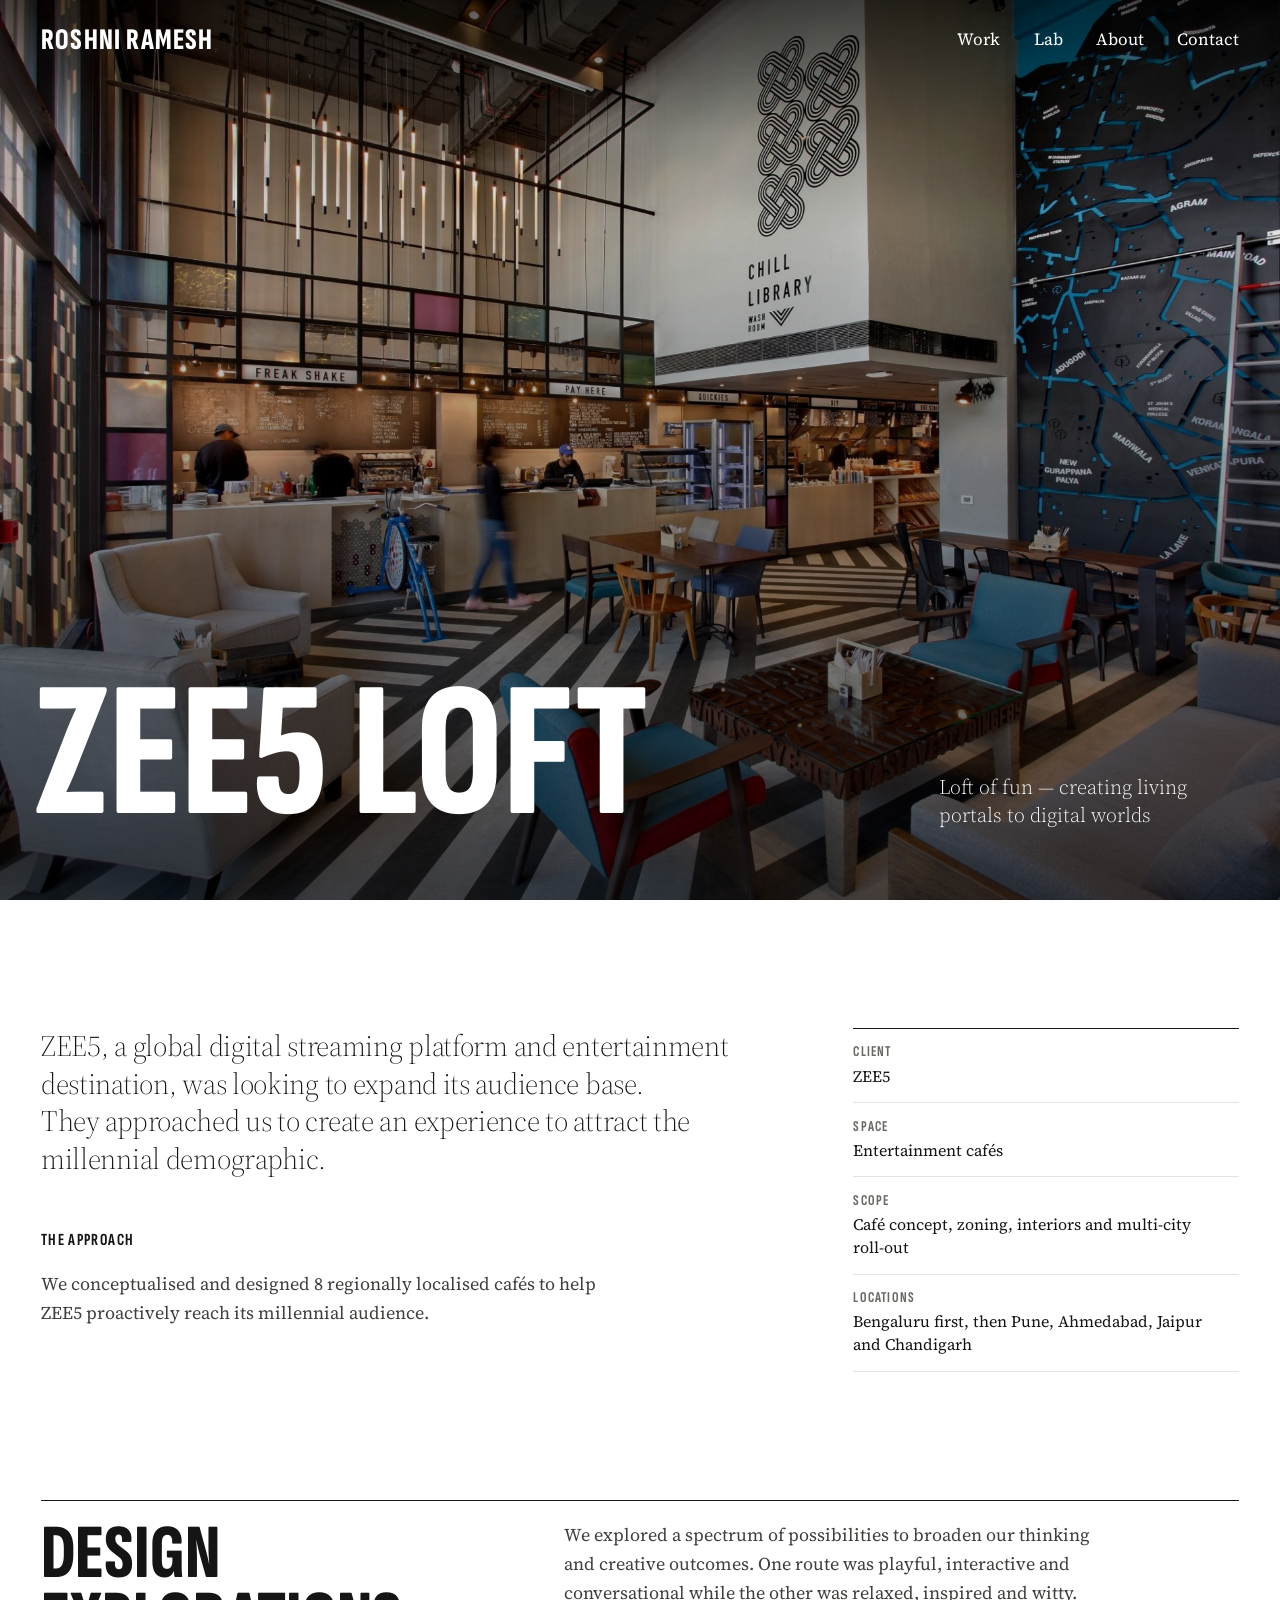
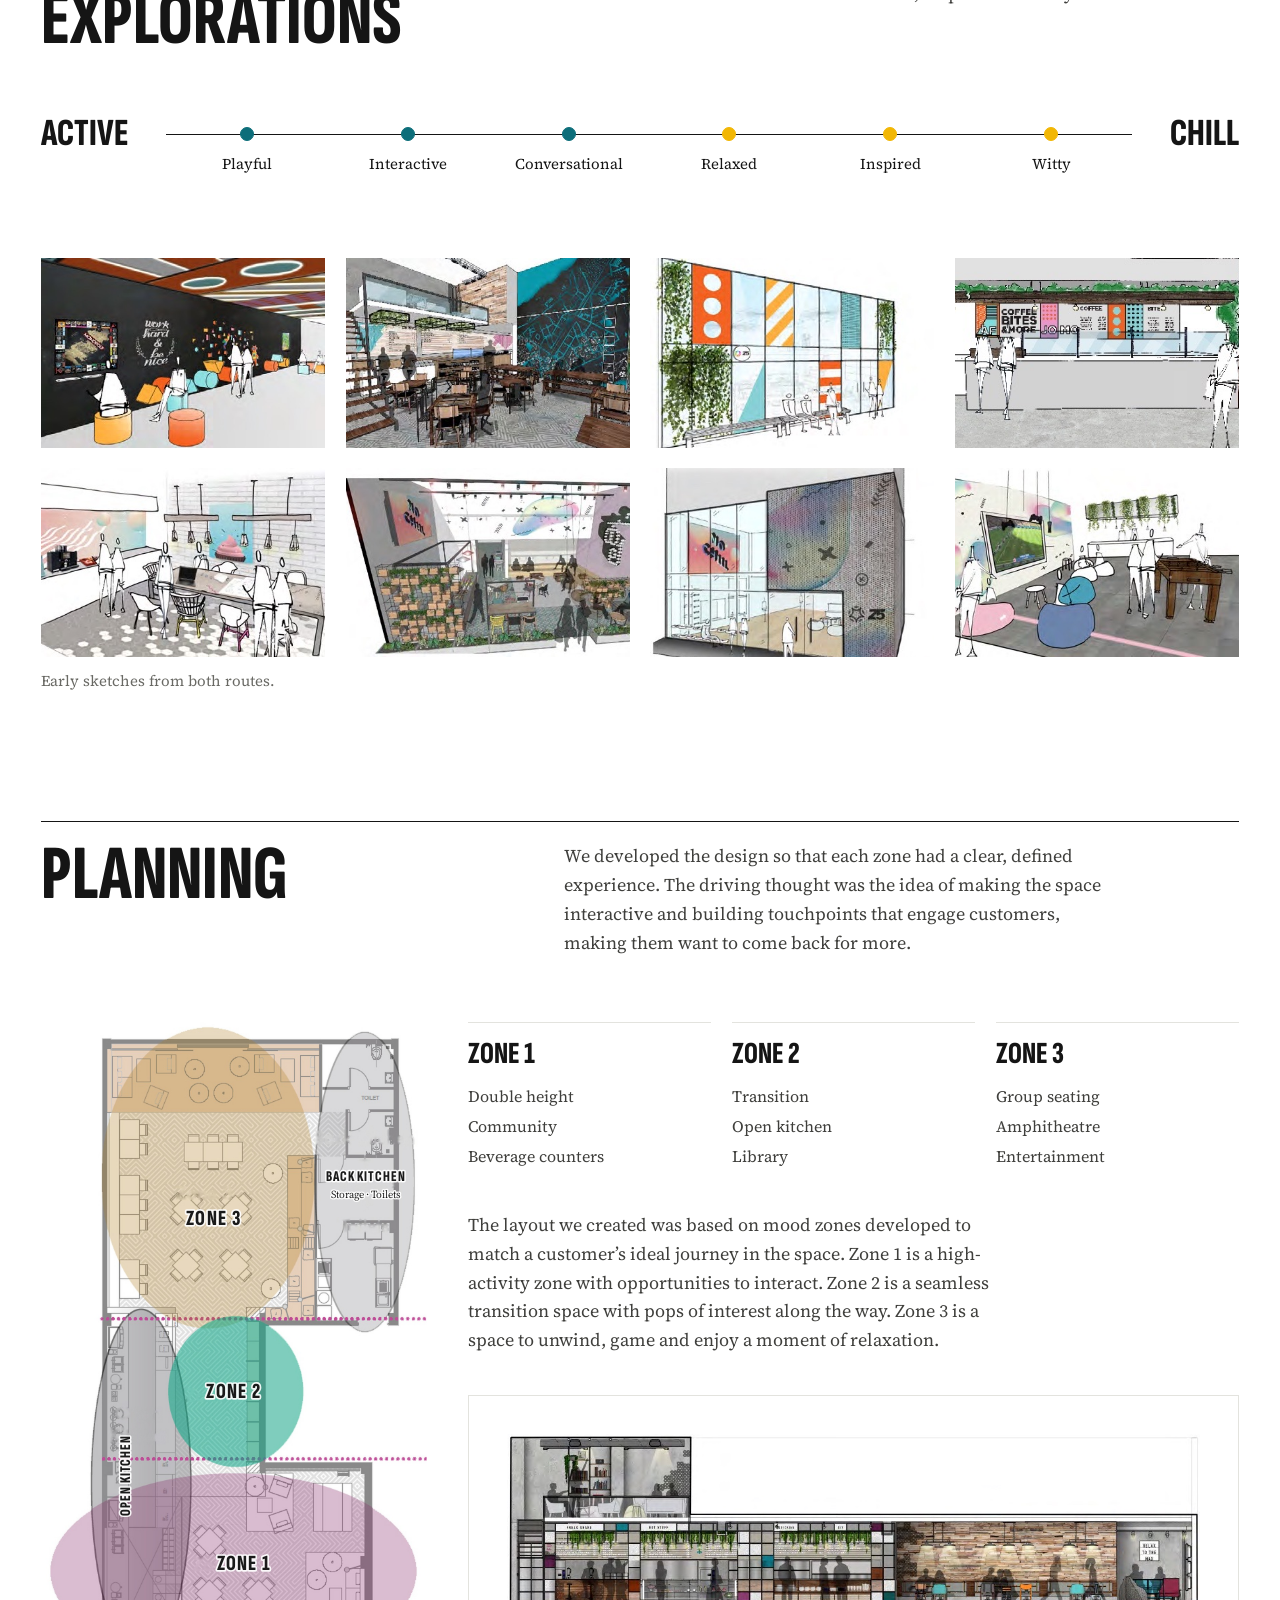
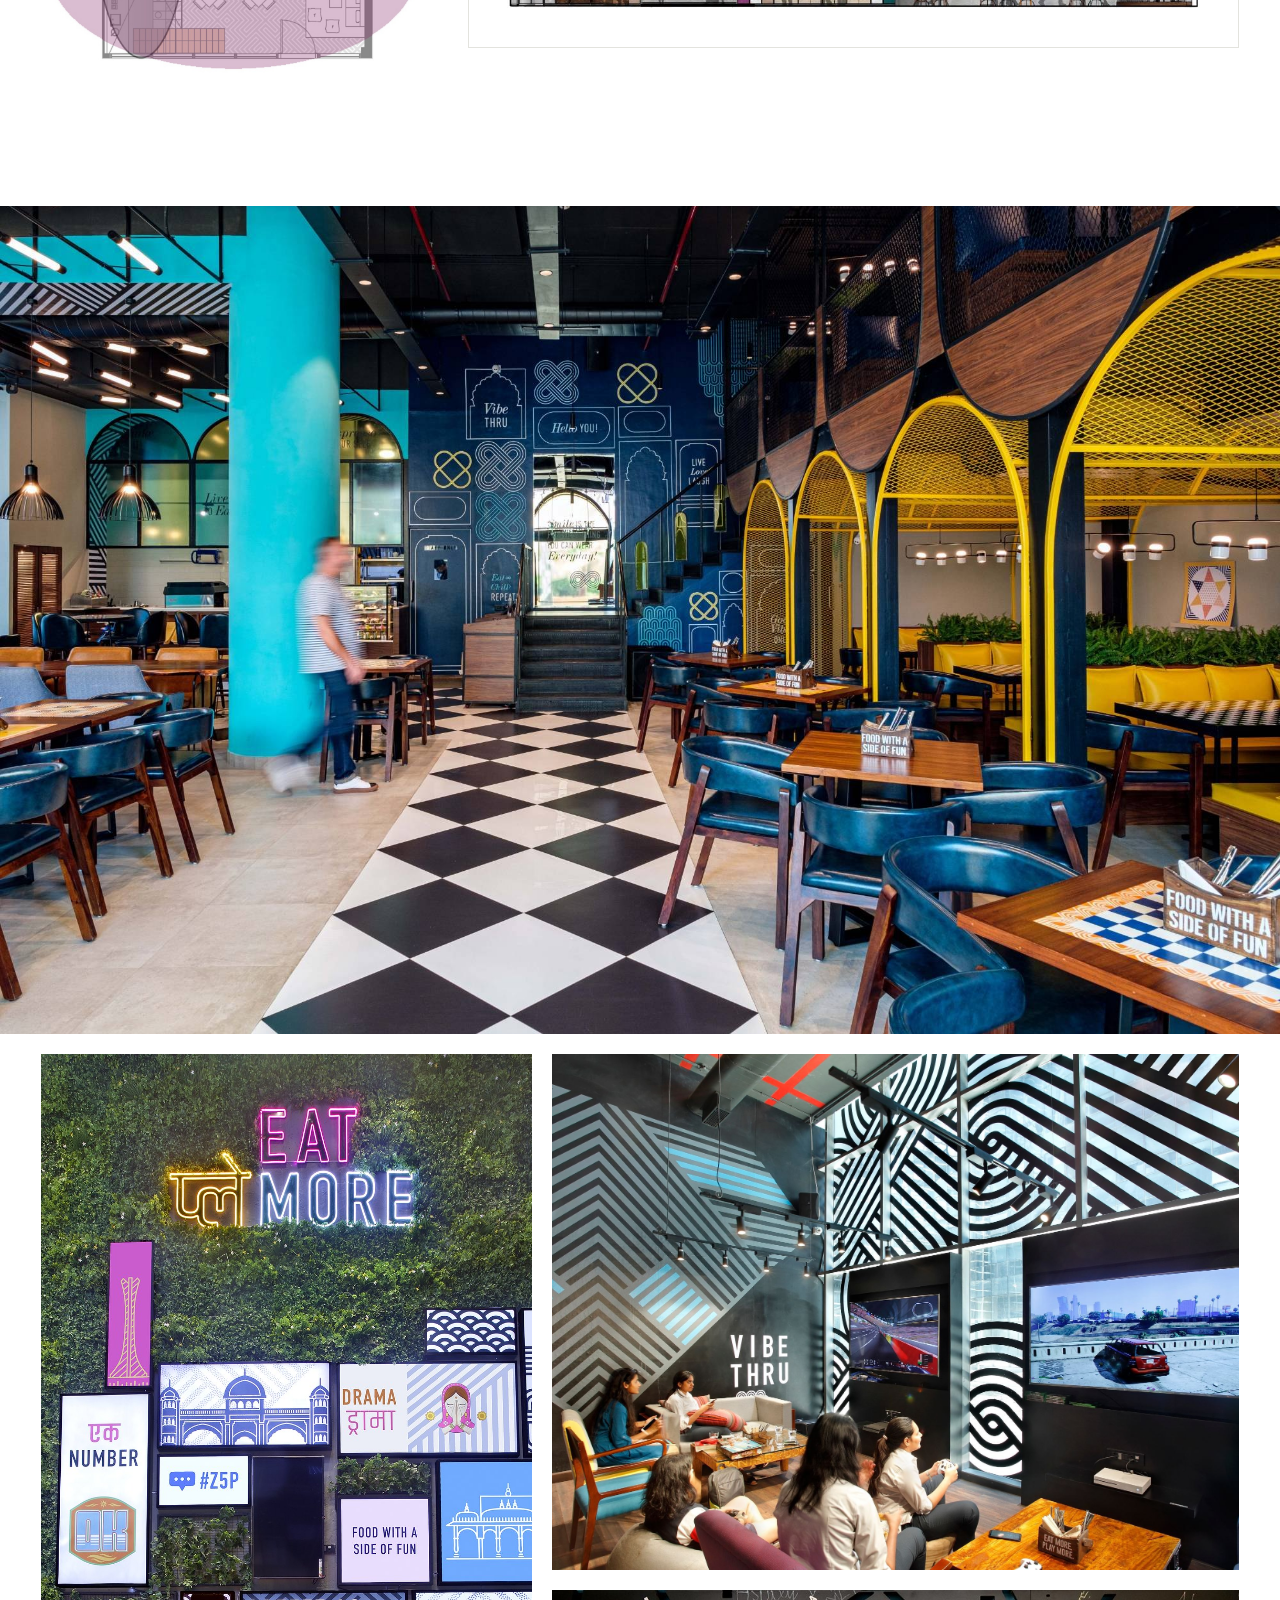
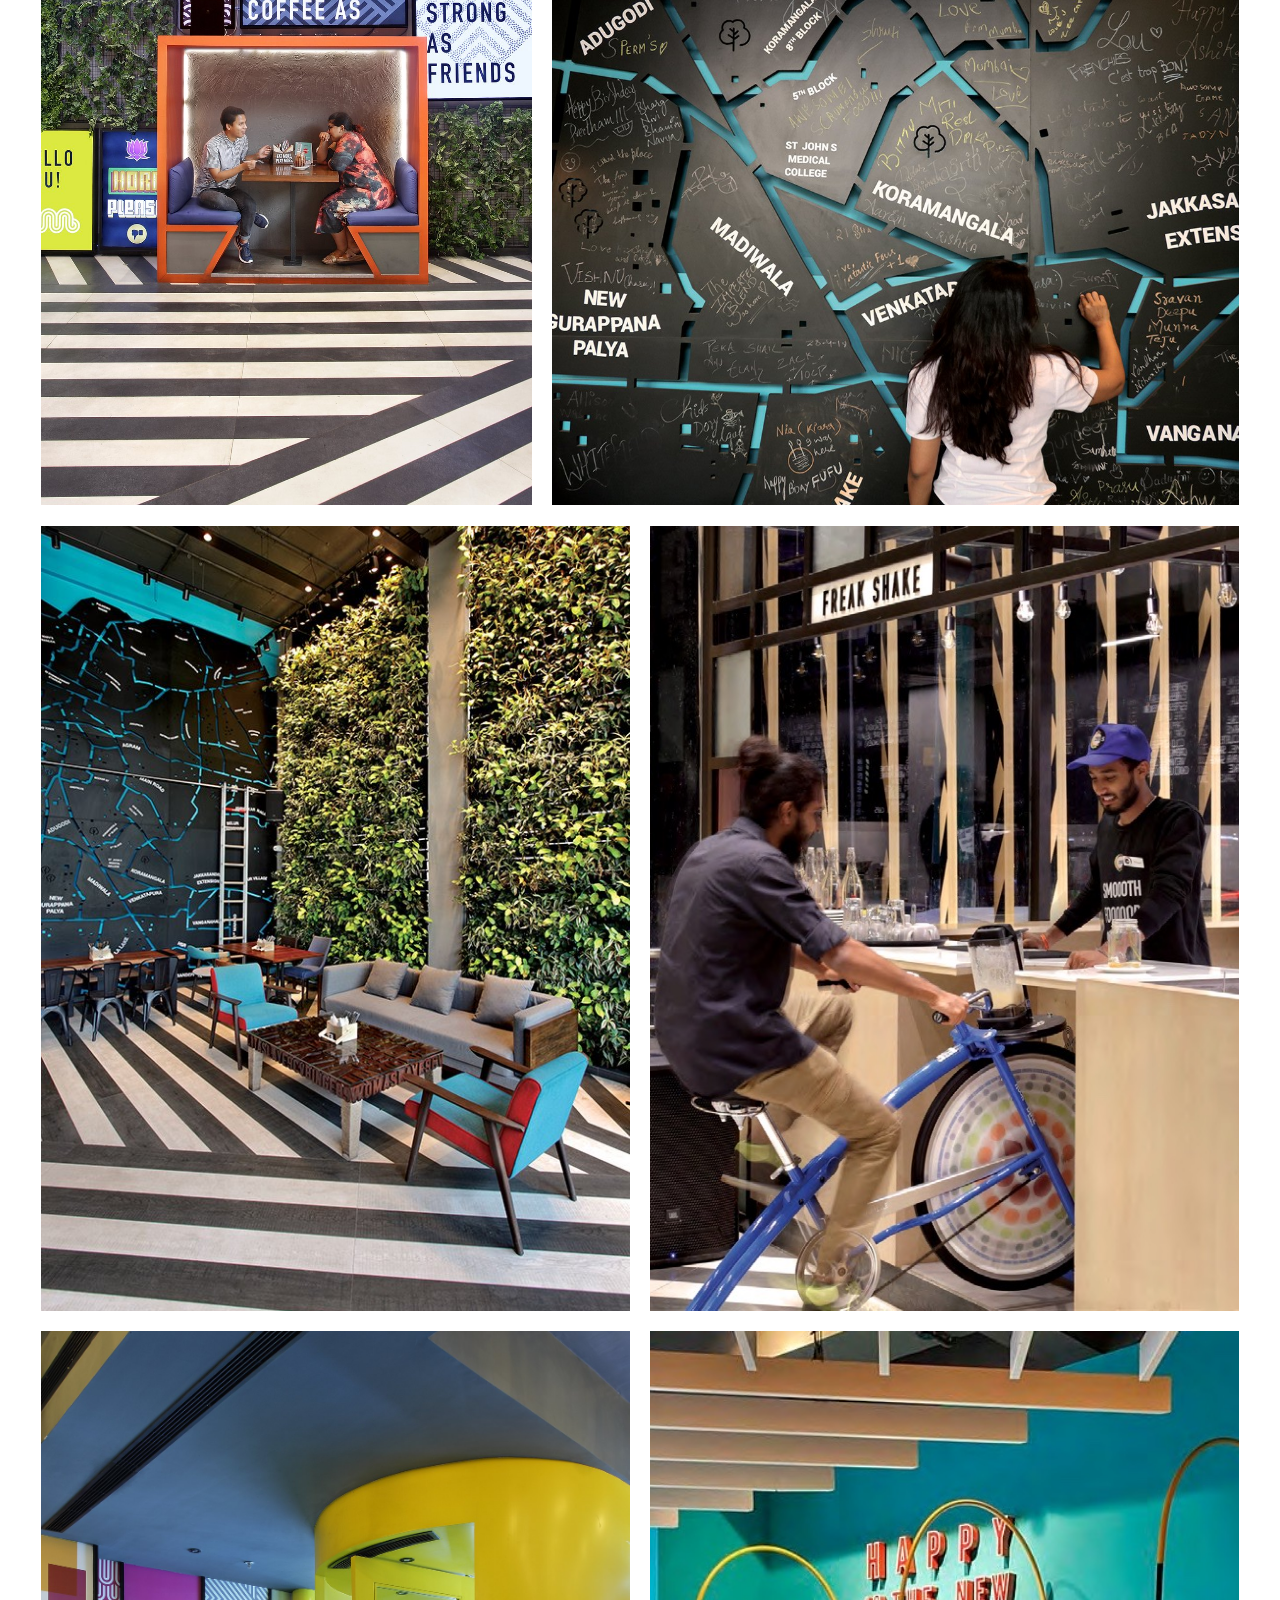
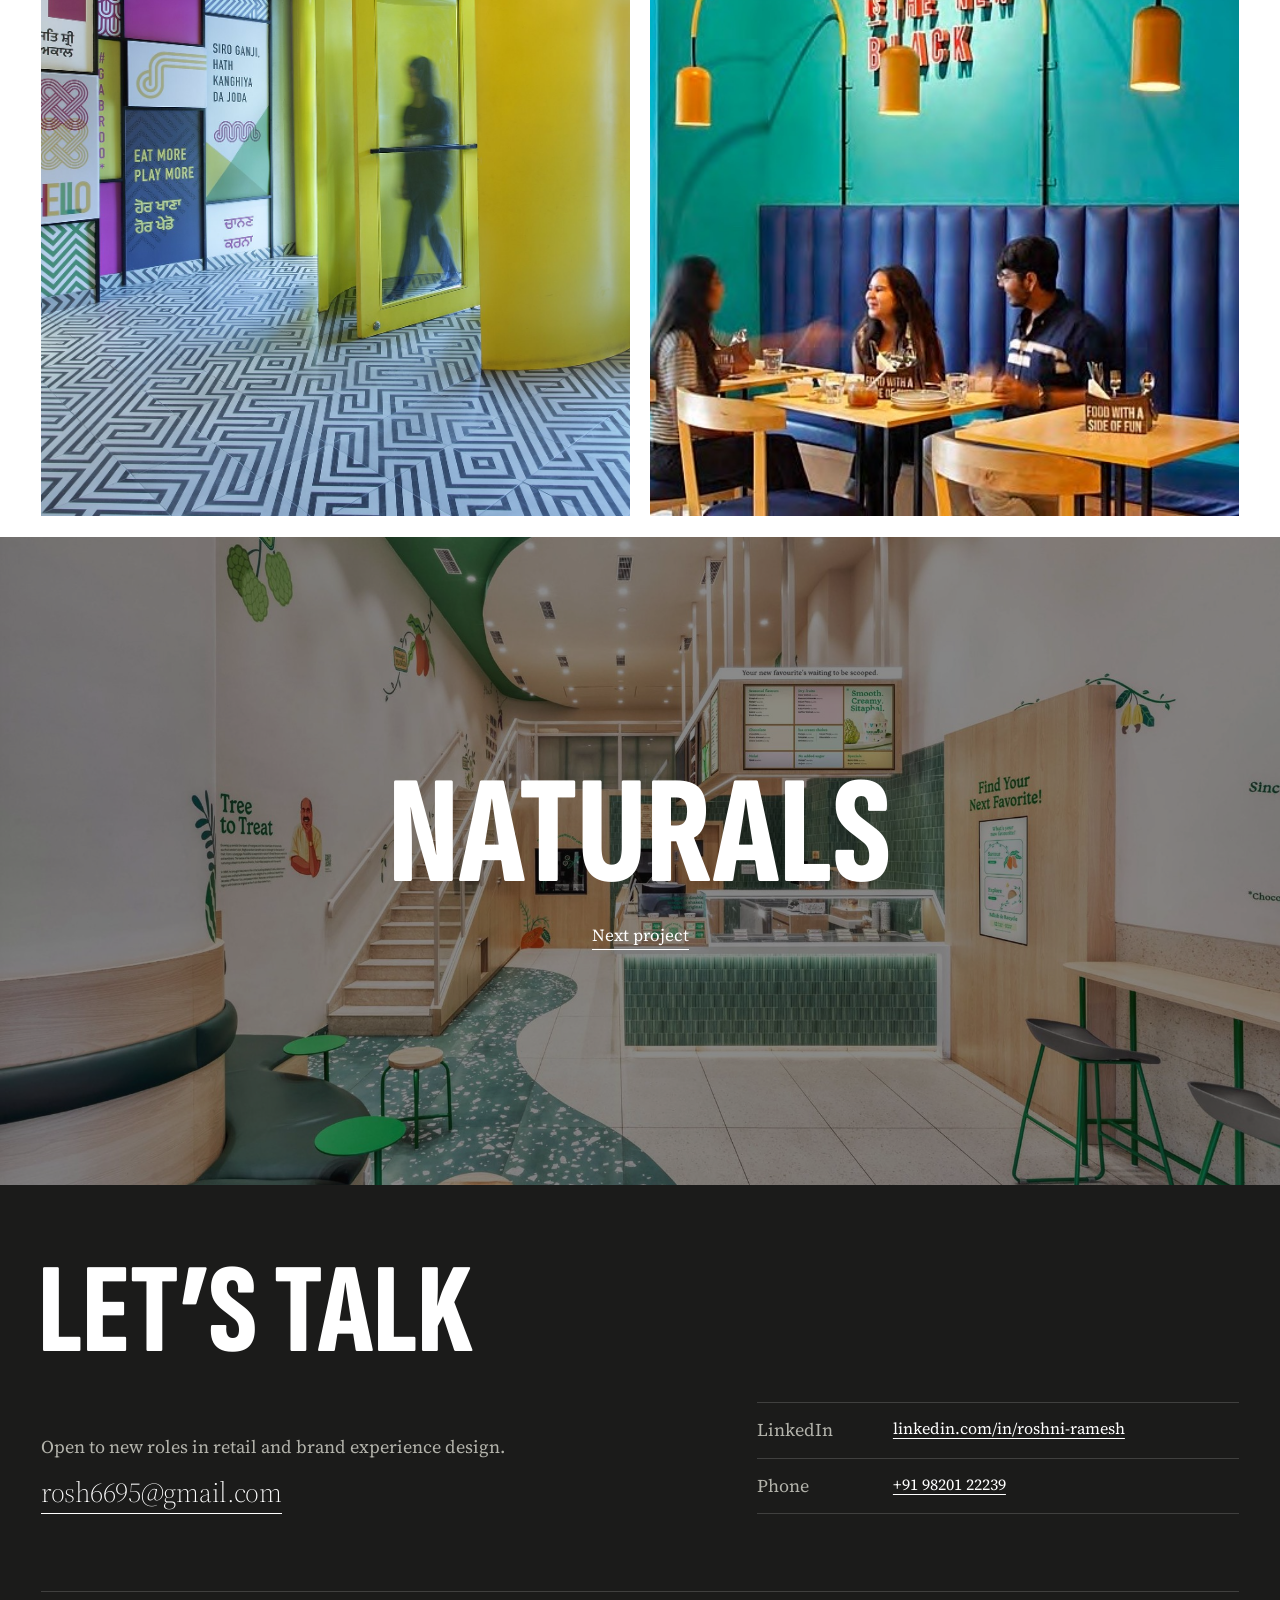
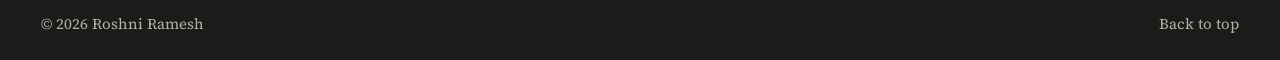
<file: zee5-loft.html>
<!doctype html>
<html lang="en">
<head>
  <meta charset="utf-8">
  <meta name="viewport" content="width=device-width, initial-scale=1">
  <title>ZEE5 Loft — Roshni Ramesh, Retail Experience Designer</title>
  <meta name="description" content="ZEE5 Loft: entertainment cafés zoned by mood, with interactive walls, an open kitchen and a multi-city roll-out. Retail experience design by Roshni Ramesh.">
  <meta name="theme-color" content="#151515">
  <meta property="og:image" content="assets/img/zee5-hero.jpg">
  <link rel="icon" href="data:image/svg+xml,%3Csvg xmlns='http://www.w3.org/2000/svg' viewBox='0 0 64 64'%3E%3Crect width='64' height='64' rx='14' fill='%23151515'/%3E%3Ctext x='32' y='42' text-anchor='middle' font-family='Arial Narrow,Arial,sans-serif' font-weight='700' font-size='28' fill='%23fff'%3ERR%3C/text%3E%3C/svg%3E">
  <link rel="preconnect" href="https://fonts.googleapis.com">
  <link rel="preconnect" href="https://fonts.gstatic.com" crossorigin>
  <link rel="stylesheet" href="https://fonts.googleapis.com/css2?family=Sofia+Sans+Extra+Condensed:wght@500..900&family=Source+Serif+4:ital,opsz,wght@0,8..60,300..700;1,8..60,300..700&display=swap">
  <link rel="stylesheet" href="css/styles.css?v=20261116f">
  <script>document.documentElement.classList.add('js');if('scrollRestoration' in history)history.scrollRestoration='manual';</script>
  <script src="js/main.js?v=20261114" defer></script>
</head>
<body class="has-hero" style="--accent: #0d6e7a; --accent-2: #f2b705; --dim: .1">
  <a class="skip-link" href="#main">Skip to content</a>

  <header class="site-header">
    <a class="wordmark" href="index.html">Roshni Ramesh</a>
    <nav class="site-nav" aria-label="Main">
      <ul>
        <li><a href="index.html#work">Work</a></li>
        <li><a href="ai-experiments.html">Lab</a></li>
        <li><a href="index.html#about">About</a></li>
        <li><a href="#contact">Contact</a></li>
      </ul>
    </nav>
    <button class="menu-toggle" type="button" aria-expanded="false" aria-controls="menu">
      <span class="menu-toggle__label">Menu</span>
      <span class="menu-toggle__icon" aria-hidden="true"></span>
    </button>
  </header>

  <div class="menu" id="menu" hidden>
    <nav aria-label="Menu">
      <ul class="menu__list">
        <li><a href="index.html#work">Work</a></li>
        <li><a href="ai-experiments.html">Lab</a></li>
        <li><a href="index.html#about">About</a></li>
        <li><a href="#contact">Contact</a></li>
      </ul>
    </nav>
    <p class="menu__foot">Roshni Ramesh — Retail experience designer</p>
  </div>

  <main id="main">
    <section class="project-hero" data-hero>
      <img class="project-hero__media" src="assets/img/zee5-hero.jpg" width="2000" height="1333" alt="Inside ZEE5 Loft: a double-height café with a striped floor, blue and red armchairs, a counter under hanging light rods and a giant Bengaluru map wall." fetchpriority="high">
      <div class="project-hero__content">
        <h1 class="project-title"><span class="line"><span>ZEE5 Loft</span></span></h1>
        <p class="project-hero__sub">Loft of fun — creating living portals to digital worlds</p>
      </div>
    </section>

    <section class="p-intro" aria-label="Overview">
      <div class="p-intro__main">
        <p class="lead">ZEE5, a global digital streaming platform and entertainment destination, was looking to expand its audience base. They approached us to create an experience to attract the millennial demographic.</p>
        <h2 class="label">The approach</h2>
        <p>We conceptualised and designed 8 regionally localised cafés to help ZEE5 proactively reach its millennial audience.</p>
      </div>
      <dl class="meta">
        <div><dt>Client</dt><dd>ZEE5</dd></div>
        <div><dt>Space</dt><dd>Entertainment cafés</dd></div>
        <div><dt>Scope</dt><dd>Café concept, zoning, interiors and multi-city roll-out</dd></div>
        <div><dt>Locations</dt><dd>Bengaluru first, then Pune, Ahmedabad, Jaipur and Chandigarh</dd></div>
      </dl>
    </section>

    <section class="chapter" aria-labelledby="explorations-title">
      <div class="chapter__head">
        <h2 class="chapter__title" id="explorations-title">Design explorations</h2>
        <div class="chapter__text">
          <p>We explored a spectrum of possibilities to broaden our thinking and creative outcomes. One route was playful, interactive and conversational while the other was relaxed, inspired and witty.</p>
        </div>
      </div>
      <div class="spectrum">
        <span class="spectrum__end">Active</span>
        <ol class="spectrum__scale" aria-label="Design spectrum, from active to chill">
          <li class="is-active"><span>Playful</span></li>
          <li class="is-active"><span>Interactive</span></li>
          <li class="is-active"><span>Conversational</span></li>
          <li class="is-chill"><span>Relaxed</span></li>
          <li class="is-chill"><span>Inspired</span></li>
          <li class="is-chill"><span>Witty</span></li>
        </ol>
        <span class="spectrum__end">Chill</span>
      </div>
      <figure class="fig">
        <div class="sketches">
          <img src="assets/img/zee5-sketch-1.jpg" width="422" height="283" alt="Sketch: a black chalkboard wall reading ‘work hard &amp; be nice’, with a screen and bright cylindrical seats." loading="lazy" decoding="async">
          <img src="assets/img/zee5-sketch-2.jpg" width="423" height="289" alt="Sketch: a double-height café with a mezzanine, timber tables and a large map mural." loading="lazy" decoding="async">
          <img src="assets/img/zee5-sketch-3.jpg" width="396" height="282" alt="Sketch: a glazed facade with bold orange, white and teal graphic panels and hanging plants." loading="lazy" decoding="async">
          <img src="assets/img/zee5-sketch-4.jpg" width="338" height="217" alt="Sketch: a coffee counter with ‘Coffee, bites &amp; more’ menu graphics." loading="lazy" decoding="async">
          <img src="assets/img/zee5-sketch-5.jpg" width="440" height="273" alt="Sketch: a pastel café with pendant lights, a long communal table and hexagonal floor tiles." loading="lazy" decoding="async">
          <img src="assets/img/zee5-sketch-6.jpg" width="440" height="286" alt="Sketch: a café interior with a planted screen, neon artwork and a lounge at the back." loading="lazy" decoding="async">
          <img src="assets/img/zee5-sketch-7.jpg" width="410" height="291" alt="Sketch: a glass facade with a patterned panel, a neon sign and the ZEE5 logo." loading="lazy" decoding="async">
          <img src="assets/img/zee5-sketch-8.jpg" width="433" height="272" alt="Sketch: a games lounge with beanbags, a foosball table and a big screen showing football." loading="lazy" decoding="async">
        </div>
        <figcaption>Early sketches from both routes.</figcaption>
      </figure>
    </section>

    <section class="chapter" aria-labelledby="development-title">
      <div class="chapter__head">
        <h2 class="chapter__title" id="development-title">Planning</h2>
        <div class="chapter__text">
          <p>We developed the design so that each zone had a clear, defined experience. The driving thought was the idea of making the space interactive and building touchpoints that engage customers, making them want to come back for more.</p>
        </div>
      </div>
      <div class="dev">
        <figure class="fig">
          <svg class="zoning-plan" viewBox="0 0 1140 1940" role="img" aria-labelledby="zp-title">
            <title id="zp-title">Furnished zoning plan of the café: Zone 1, a double-height community space with beverage counters, at the entrance; Zone 2, a transition with the library beside the open kitchen; and Zone 3, group seating with an amphitheatre at the back, next to the back kitchen, storage and toilets.</title>
            <image href="assets/img/zee5-zoning-detailed.jpg" width="1140" height="1940"/>
            <text class="zp-t1" x="510" y="600" text-anchor="middle">ZONE 3</text>
            <text class="zp-t1" x="570" y="1110" text-anchor="middle">ZONE 2</text>
            <text class="zp-t1" x="600" y="1620" text-anchor="middle">ZONE 1</text>
            <text class="zp-t2b" x="960" y="470" text-anchor="middle">BACK KITCHEN</text>
            <text class="zp-t3" x="960" y="520" text-anchor="middle">Storage · Toilets</text>
            <text class="zp-t2b" x="0" y="0" text-anchor="middle" transform="translate(262 1340) rotate(-90)">OPEN KITCHEN</text>
          </svg>
        </figure>
        <div class="dev__body">
          <ol class="zones zones--3" aria-label="Zones">
              <li class="zone">
                <h3 class="zone__title">Zone 1</h3>
                <ul>
                  <li>Double height</li>
                  <li>Community</li>
                  <li>Beverage counters</li>
                </ul>
              </li>
              <li class="zone">
                <h3 class="zone__title">Zone 2</h3>
                <ul>
                  <li>Transition</li>
                  <li>Open kitchen</li>
                  <li>Library</li>
                </ul>
              </li>
              <li class="zone">
                <h3 class="zone__title">Zone 3</h3>
                <ul>
                  <li>Group seating</li>
                  <li>Amphitheatre</li>
                  <li>Entertainment</li>
                </ul>
              </li>
            </ol>
          <p>The layout we created was based on mood zones developed to match a customer’s ideal journey in the space. Zone 1 is a high-activity zone with opportunities to interact. Zone 2 is a seamless transition space with pops of interest along the way. Zone 3 is a space to unwind, game and enjoy a moment of relaxation.</p>
          <figure class="fig fig--diagram">
            <img src="assets/img/zee5-elevation.jpg" width="1078" height="271" alt="Elevation of the café’s long wall, from library shelving through the counter to timber-clad seating." loading="lazy" decoding="async">
          </figure>
        </div>
      </div>
    </section>

    <section class="chapter chapter--flush" aria-label="The experience">
      <div class="tev-gallery">
        <figure class="bleed tev-gallery__hero"><img src="assets/img/zee5-arches-hi.jpg" width="2000" height="1333" alt="The café floor: a black-and-white checkerboard path between a turquoise column and yellow mesh arches, with a patterned navy wall beyond." loading="lazy" decoding="async"></figure>
        <div class="tev-gallery__grid">
          <figure class="tev-gallery__tall"><img src="assets/img/zee5-extra-3.jpg" width="1320" height="2000" alt="A living green wall with neon ‘Eat Play More’ lettering and a collage of illustrated city panels around an orange booth for two." loading="lazy" decoding="async"></figure>
          <figure><img src="assets/img/zee5-vibe-thru-hi.jpg" width="2000" height="1333" alt="The Vibe Thru gaming lounge: friends playing on big screens beneath bold black-and-white graphic panels." loading="lazy" decoding="async"></figure>
          <figure><img src="assets/img/zee5-map-wall-hi.jpg" width="1200" height="818" alt="A guest writing on the chalkboard map wall of Bengaluru neighbourhoods, covered in visitors’ messages." loading="lazy" decoding="async"></figure>
        </div>
        <div class="cliq-pair cliq-pair--tall">
          <figure><img src="assets/img/zee5-green-lounge.jpg" width="600" height="813" alt="A lounge of blue and red armchairs on a striped floor, between the Bengaluru map wall and a double-height green wall." loading="lazy" decoding="async"></figure>
          <figure><img src="assets/img/zee5-smoothie-cycle.jpg" width="751" height="821" alt="A guest pedalling the DIY smoothie cycle at the open kitchen counter." loading="lazy" decoding="async"></figure>
        </div>
        <div class="cliq-pair cliq-pair--tall">
          <figure><img src="assets/img/zee5-extra-2.jpg" width="1333" height="2000" alt="A guest walks through a glowing yellow cylindrical doorway, beside panels of bold graphics above a maze-patterned floor." loading="lazy" decoding="async"></figure>
          <figure><img src="assets/img/zee5-booth.jpg" width="687" height="652" alt="A blue booth with diners beneath neon script on a teal wall." loading="lazy" decoding="async"></figure>
        </div>
      </div>
    </section>

    <a class="next" href="naturals.html">
      <img class="next__media" src="assets/img/naturals-hero.jpg" width="2000" height="1103" alt="" loading="lazy" decoding="async">
      <span>
        <span class="next__title">Naturals</span>
        <span class="next__cta link-under">Next project</span>
      </span>
    </a>
  </main>

  <footer class="site-footer" id="contact">
    <h2 class="footer__title">Let’s talk</h2>
    <div class="footer__grid">
      <div>
        <p class="footer__lede">Open to new roles in retail and brand experience design.</p>
        <a class="footer__email link-under" href="mailto:rosh6695@gmail.com">rosh6695@gmail.com</a>
      </div>
      <dl class="footer__meta">
        <div><dt>LinkedIn</dt><dd><a href="https://www.linkedin.com/in/roshni-ramesh-a06592142/" target="_blank" rel="noopener">linkedin.com/in/roshni-ramesh</a></dd></div>
        <div><dt>Phone</dt><dd><a href="tel:+919820122239">+91 98201 22239</a></dd></div>
      </dl>
    </div>
    <div class="footer__bottom">
      <p>© 2026 Roshni Ramesh</p>
      <a href="#top">Back to top</a>
    </div>
  </footer>
</body>
</html>
</file>
<file: css/styles.css>
/* Roshni Ramesh — Retail Experience Designer
   One stylesheet for every page. Colour comes from the work; the interface stays quiet. */

:root {
  --ink: #151515;
  --ink-soft: #3f3f3c;
  --muted: #696964;
  --paper: #fff;
  --paper-2: #f3f3ef;
  --line: #e3e3de;
  --night: #1b1b1a;
  --night-soft: #b3b3ab;
  --night-line: rgb(255 255 255 / .16);
  --accent: var(--ink);
  --ph-bg: #fff0a6;
  --ph-ink: #3d3400;

  --display: "Sofia Sans Extra Condensed", "Arial Narrow", "Roboto Condensed", "Helvetica Neue", Arial, sans-serif;
  --serif: "Source Serif 4", "Source Serif Pro", Georgia, "Times New Roman", serif;

  --gutter: clamp(1.125rem, 3.2vw, 3rem);
  --gap: clamp(.75rem, 1.6vw, 1.5rem);
  --header-h: 4.25rem;
  --section: clamp(5rem, 10vw, 9rem);
  --measure: 62ch;
  --ease-out: cubic-bezier(.16, 1, .3, 1);
}

@media (min-width: 760px) {
  :root { --header-h: 5rem; }
}

/* ---------- Base ---------- */

*, *::before, *::after { box-sizing: border-box; }

html {
  -webkit-text-size-adjust: 100%;
  text-size-adjust: 100%;
  scroll-padding-top: var(--header-h);
}

@media (prefers-reduced-motion: no-preference) {
  html { scroll-behavior: smooth; }
}

body {
  margin: 0;
  font-family: var(--serif);
  font-size: 1.0625rem;
  line-height: 1.6;
  color: var(--ink);
  background: var(--paper);
  -webkit-font-smoothing: antialiased;
  -moz-osx-font-smoothing: grayscale;
  text-rendering: optimizeLegibility;
}

@media (min-width: 760px) {
  body { font-size: 1.125rem; }
}

body.menu-open { overflow: hidden; }

h1, h2, h3, h4, p, figure, blockquote, dl, dd { margin: 0; }
ul, ol { margin: 0; padding: 0; list-style: none; }
img, svg { display: block; max-width: 100%; }
img { height: auto; }
a { color: inherit; text-decoration: none; }
button { font: inherit; color: inherit; background: none; border: 0; padding: 0; cursor: pointer; }
h1, h2, h3 { font-weight: inherit; text-wrap: balance; }
p, li, dd { text-wrap: pretty; }

:focus-visible { outline: 2px solid currentColor; outline-offset: 4px; }
::selection { background: var(--ink); color: var(--paper); }

/* ---------- Utilities ---------- */

.visually-hidden {
  position: absolute !important;
  width: 1px;
  height: 1px;
  margin: -1px;
  padding: 0;
  overflow: hidden;
  clip: rect(0 0 0 0);
  clip-path: inset(50%);
  white-space: nowrap;
  border: 0;
}

.skip-link {
  position: fixed;
  top: .75rem;
  left: var(--gutter);
  z-index: 100;
  padding: .6rem 1rem;
  background: var(--ink);
  color: var(--paper);
  transform: translateY(-250%);
}

.skip-link:focus { transform: none; }

.keep-case { text-transform: none; }

/* Placeholder text Roshni needs to replace. Search the HTML for class="ph". */
.ph {
  padding: .04em .3em;
  border-radius: .2em;
  background: var(--ph-bg);
  color: var(--ph-ink);
  -webkit-box-decoration-break: clone;
  box-decoration-break: clone;
}

.site-footer .ph,
.menu .ph {
  --ph-bg: #5a4d00;
  --ph-ink: #fff3b8;
}

/* ---------- Type ---------- */

.hero__title,
.project-title,
.section-title,
.chapter__title,
.manifesto__title,
.footer__title,
.page-title,
.snap__title,
.next__title,
.tile__title,
.tile__tagline,
.split__title,
.item__title,
.zone__title,
.spectrum__end,
.wordmark,
.menu__list a {
  font-family: var(--display);
  font-weight: 800;
  text-transform: uppercase;
  line-height: .86;
}

.label,
.meta dt,
.stage__title,
.menu-toggle {
  font-family: var(--display);
  font-weight: 700;
  font-size: 1.0625rem;
  letter-spacing: .08em;
  text-transform: uppercase;
  line-height: 1.2;
}

.lead {
  font-weight: 300;
  font-variation-settings: "opsz" 60;
  font-size: clamp(1.375rem, 2.3vw, 2.125rem);
  line-height: 1.28;
  letter-spacing: -.01em;
}

.link-under {
  display: inline-block;
  padding-bottom: .2em;
  font-family: var(--serif);
  font-size: 1.0625rem;
  line-height: 1.3;
  background: linear-gradient(currentColor, currentColor) 0 100% / 100% 1px no-repeat;
}

@media (hover: hover) and (prefers-reduced-motion: no-preference) {
  .link-under:hover,
  a:hover .link-under { animation: underline .9s var(--ease-out); }
}

@keyframes underline {
  0%   { background-size: 100% 1px; background-position: 100% 100%; }
  45%  { background-size: 0 1px; background-position: 100% 100%; }
  46%  { background-size: 0 1px; background-position: 0 100%; }
  100% { background-size: 100% 1px; background-position: 0 100%; }
}

/* Title lines that rise into place on load. Clipped so they read as revealed, not floated. */
.line {
  display: block;
  overflow: hidden;
  padding: .05em 0 .1em;
  margin: -.05em 0 -.1em;
}

.line > span { display: block; }

/* ---------- Header ---------- */

.site-header {
  position: fixed;
  top: 0;
  right: 0;
  left: 0;
  z-index: 50;
  display: flex;
  align-items: center;
  justify-content: space-between;
  gap: 1.5rem;
  height: var(--header-h);
  padding-inline: var(--gutter);
  color: var(--ink);
  background: var(--paper);
  border-bottom: 1px solid var(--line);
  transition: color .45s var(--ease-out), background-color .45s var(--ease-out), border-color .45s var(--ease-out);
}

.js .has-hero .site-header:not(.is-solid),
.menu-open .site-header {
  color: #fff;
  background-color: transparent;
  border-color: transparent;
}

/* Extra shade behind white header text over bright photography */
.site-header::before {
  content: "";
  position: absolute;
  inset: 0 0 -70%;
  z-index: -1;
  background: linear-gradient(rgb(0 0 0 / .4), rgb(0 0 0 / 0));
  opacity: 0;
  pointer-events: none;
  transition: opacity .45s var(--ease-out);
}

.js .has-hero:not(.menu-open) .site-header:not(.is-solid)::before { opacity: 1; }

.wordmark {
  font-size: 1.625rem;
  letter-spacing: .04em;
  line-height: 1;
  white-space: nowrap;
}

@media (min-width: 760px) {
  .wordmark { font-size: 1.875rem; }
}

.site-nav ul {
  display: flex;
  gap: clamp(1.25rem, 2.6vw, 2.5rem);
}

.site-nav a {
  display: inline-block;
  padding-block: .4rem;
  font-size: 1.0625rem;
  background: linear-gradient(currentColor, currentColor) 0 calc(100% - .25rem) / 0 1px no-repeat;
  transition: background-size .5s var(--ease-out);
}

.site-nav a:hover,
.site-nav a:focus-visible,
.site-nav a[aria-current="page"] { background-size: 100% 1px; }

.menu-toggle {
  display: none;
  align-items: center;
  gap: .75rem;
  min-height: 2.75rem;
  margin-right: -.25rem;
  padding-inline: .25rem;
  font-size: 1.125rem;
}

.menu-toggle__icon {
  position: relative;
  width: 1.5rem;
  height: .625rem;
}

.menu-toggle__icon::before,
.menu-toggle__icon::after {
  content: "";
  position: absolute;
  left: 0;
  right: 0;
  height: 2px;
  background: currentColor;
  transition: transform .45s var(--ease-out), top .45s var(--ease-out);
}

.menu-toggle__icon::before { top: 0; }
.menu-toggle__icon::after { top: calc(100% - 2px); }

.menu-toggle[aria-expanded="true"] .menu-toggle__icon::before { top: calc(50% - 1px); transform: rotate(45deg); }
.menu-toggle[aria-expanded="true"] .menu-toggle__icon::after { top: calc(50% - 1px); transform: rotate(-45deg); }

@media (max-width: 759.98px) {
  .js .site-nav { display: none; }
  .js .menu-toggle { display: inline-flex; }
  .site-nav ul { gap: 1rem; }
}

/* Full-screen mobile menu */
.menu {
  position: fixed;
  inset: 0;
  z-index: 40;
  display: flex;
  flex-direction: column;
  justify-content: space-between;
  gap: 2rem;
  padding: calc(var(--header-h) + 2.5rem) var(--gutter) 2rem;
  overflow-y: auto;
  color: #fff;
  background: var(--night);
  clip-path: inset(0 0 100% 0);
  transition: clip-path .7s var(--ease-out);
}

.menu.is-open { clip-path: inset(0 0 0 0); }
.menu[hidden] { display: none; }

.menu__list a {
  display: block;
  padding-block: .06em;
  font-size: clamp(4rem, 21vw, 7rem);
  line-height: .9;
}

.menu__foot {
  color: var(--night-soft);
  font-size: 1rem;
}

@media (min-width: 760px) {
  .menu { display: none !important; }
}

.page--plain { padding-top: var(--header-h); }

/* ---------- Home: hero ---------- */

.hero {
  position: relative;
  isolation: isolate;
  height: 100vh;
  height: 100svh;
  min-height: 32rem;
  overflow: hidden;
  color: #fff;
  background: var(--night);
}

.hero__media,
.project-hero__media {
  position: absolute;
  inset: 0;
  z-index: -2;
  width: 100%;
  height: 100%;
  object-fit: cover;
}

.hero::after {
  content: "";
  position: absolute;
  inset: 0;
  z-index: -1;
  background:
    radial-gradient(ellipse 72% 58% at 50% 52%, rgb(10 10 10 / .5), rgb(10 10 10 / .18) 74%),
    linear-gradient(rgb(0 0 0 / .32), rgb(0 0 0 / 0) 26%, rgb(0 0 0 / 0) 62%, rgb(0 0 0 / .42));
}

.hero__content {
  position: absolute;
  inset: 0;
  display: grid;
  place-items: center;
  padding: var(--header-h) var(--gutter) 0;
  text-align: center;
}

.hero__title { font-size: clamp(4rem, 15.5vw, 16rem); line-height: .84; }

.hero__foot {
  position: absolute;
  right: 0;
  bottom: clamp(1.75rem, 5vh, 3rem);
  left: 0;
  display: flex;
  justify-content: center;
}

/* ---------- Home: intro ---------- */

.intro {
  display: grid;
  justify-items: center;
  gap: 2.25rem;
  padding: var(--section) var(--gutter);
  text-align: center;
}

.statement {
  max-width: 23em;
  font-weight: 300;
  font-variation-settings: "opsz" 60;
  font-size: clamp(1.625rem, 3.3vw, 3.25rem);
  line-height: 1.2;
  letter-spacing: -.012em;
  text-wrap: balance;
}

/* ---------- Home: work tiles ---------- */

.work { padding: 0 var(--gutter) var(--section); }

.tiles {
  display: grid;
  gap: clamp(2.75rem, 4vw, 3.5rem) var(--gap);
}

@media (min-width: 760px) {
  .tiles { grid-template-columns: repeat(3, 1fr); }
}

.tile { display: block; }
.tile:focus-visible { outline-offset: 8px; }

.tile__media {
  position: relative;
  display: block;
  aspect-ratio: 4 / 5;
  overflow: hidden;
  background: var(--paper-2);
}

.tile__media img,
.card__media img {
  width: 100%;
  height: 100%;
  object-fit: cover;
  transition: transform 1.4s var(--ease-out);
}

.tile__reveal {
  position: absolute;
  inset: 0;
  display: flex;
  flex-direction: column;
  align-items: center;
  justify-content: center;
  gap: 1.5rem;
  padding: var(--gutter);
  color: #fff;
  text-align: center;
  background: rgb(18 18 18 / .3);
  -webkit-backdrop-filter: blur(16px) saturate(1.1);
  backdrop-filter: blur(16px) saturate(1.1);
  opacity: 0;
  transition: opacity .7s var(--ease-out);
}

.tile__tagline { font-size: clamp(2.75rem, 5.4vw, 6rem); }

.tile:focus-visible .tile__reveal { opacity: 1; }

@media (hover: hover) {
  .tile:hover .tile__reveal { opacity: 1; }
  .tile:hover .tile__media img,
  .card:hover .card__media img { transform: scale(1.04); }
}

.tile__title {
  display: block;
  margin-top: 1.1rem;
  font-size: clamp(2rem, 2.8vw, 2.75rem);
  line-height: .9;
}

.tile__meta {
  display: block;
  margin-top: .45rem;
  color: var(--muted);
  font-size: 1rem;
}

/* ---------- Section heads and snapshot cards ---------- */

.snapshots { padding: 0 var(--gutter) var(--section); }

.section-head {
  display: flex;
  flex-wrap: wrap;
  align-items: flex-end;
  justify-content: space-between;
  gap: 1rem 2rem;
  margin-bottom: clamp(2rem, 4vw, 3.5rem);
  padding-top: 1.25rem;
  border-top: 1px solid var(--ink);
}

.section-title { font-size: clamp(3.25rem, 8vw, 7.5rem); }

.cards {
  display: grid;
  gap: 2.75rem var(--gap);
}

@media (min-width: 760px) {
  .cards { grid-template-columns: repeat(3, 1fr); }
}

.card { display: block; }
.card:focus-visible { outline-offset: 8px; }

.card__media {
  display: block;
  aspect-ratio: 3 / 2;
  overflow: hidden;
  background: var(--paper-2);
}

.card__title {
  margin-top: 1rem;
  font-size: 1.5rem;
  line-height: 1.2;
}

.card__meta {
  display: block;
  margin-top: .2rem;
  color: var(--muted);
  font-size: 1rem;
}

.card__cta { margin-top: .9rem; font-size: 1rem; }

/* ---------- Home: manifesto ---------- */

.manifesto {
  display: grid;
  gap: 3rem var(--gutter);
  padding: var(--section) var(--gutter);
  color: #fff;
  background: var(--night);
}

@media (min-width: 960px) {
  .manifesto {
    grid-template-columns: 1fr minmax(18rem, 26rem);
    align-items: end;
  }
}

.manifesto__title {
  font-size: clamp(4.5rem, 19vw, 9rem);
  line-height: .82;
}

@media (min-width: 960px) {
  .manifesto__title { font-size: clamp(7rem, 14vw, 15rem); }
}

.manifesto__title > span { display: block; }

.manifesto__side .label {
  margin-bottom: 1rem;
  color: var(--night-soft);
}

.manifesto__list li {
  padding-block: .85rem;
  border-top: 1px solid var(--night-line);
  font-size: clamp(1.125rem, 1.5vw, 1.375rem);
  line-height: 1.35;
}

.manifesto__list li:last-child { border-bottom: 1px solid var(--night-line); }

/* ---------- Home: about ---------- */

.about {
  display: grid;
  gap: 2.5rem var(--gutter);
  padding: var(--section) var(--gutter);
}

@media (min-width: 960px) {
  .about { grid-template-columns: 5fr 7fr; }
}

.about__body > * + * { margin-top: 1.5rem; }

.about__body > p:not(.lead) {
  max-width: var(--measure);
  color: var(--ink-soft);
}

.facts {
  display: grid;
  gap: 2rem var(--gap);
  margin-top: 3rem;
  padding-top: 1.5rem;
  border-top: 1px solid var(--line);
}

@media (min-width: 640px) {
  .facts { grid-template-columns: repeat(3, 1fr); }
}

.facts .label { margin-bottom: .75rem; }

.facts li {
  padding-block: .3rem;
  font-size: 1rem;
  line-height: 1.45;
}

.about__cv { display: flex; flex-wrap: wrap; align-items: baseline; gap: .5rem 1rem; }

/* ---------- Footer ---------- */

.site-footer {
  padding: var(--section) var(--gutter) 1.5rem;
  color: #fff;
  background: var(--night);
}

.footer__title {
  margin-left: -.02em;
  font-size: clamp(5rem, 21vw, 21rem);
  line-height: .8;
}

.footer__grid {
  display: grid;
  gap: 2.5rem var(--gutter);
  margin-top: clamp(2.5rem, 5vw, 4.5rem);
}

@media (min-width: 960px) {
  .footer__grid {
    grid-template-columns: 7fr 5fr;
    align-items: end;
  }
}

.footer__lede {
  color: var(--night-soft);
  font-size: 1.125rem;
}

.footer__email {
  margin-top: .9rem;
  font-size: clamp(1.5rem, 3.4vw, 3.25rem);
  font-weight: 300;
  font-variation-settings: "opsz" 60;
  line-height: 1.15;
  letter-spacing: -.01em;
  overflow-wrap: anywhere;
}

.footer__meta > div {
  display: grid;
  grid-template-columns: 7.5rem 1fr;
  gap: 1rem;
  padding-block: .8rem;
  border-top: 1px solid var(--night-line);
}

.footer__meta > div:last-child { border-bottom: 1px solid var(--night-line); }
.footer__meta dt { color: var(--night-soft); }
.footer__meta dd { font-size: 1rem; overflow-wrap: anywhere; }

.footer__meta a {
  text-decoration: underline;
  text-decoration-thickness: 1px;
  text-underline-offset: .22em;
}

.footer__bottom {
  display: flex;
  flex-wrap: wrap;
  justify-content: space-between;
  gap: .5rem 1.5rem;
  margin-top: var(--section);
  padding-top: 1.25rem;
  border-top: 1px solid var(--night-line);
  color: var(--night-soft);
  font-size: .9375rem;
}

.footer__bottom a:hover { color: #fff; }

/* ---------- Case study: hero and intro ---------- */

.project-hero {
  position: relative;
  isolation: isolate;
  display: flex;
  flex-direction: column;
  justify-content: flex-end;
  height: 100vh;
  height: 100svh;
  min-height: 34rem;
  padding: var(--header-h) var(--gutter) clamp(2rem, 5vw, 4rem);
  overflow: hidden;
  color: #fff;
  background: var(--night);
}

.project-hero::after {
  content: "";
  position: absolute;
  inset: 0;
  z-index: -1;
  /* --dim lifts contrast on very white photographs; set per page */
  background-color: rgb(0 0 0 / var(--dim, 0));
  background-image:
    linear-gradient(to top, rgb(0 0 0 / .7), rgb(0 0 0 / .36) 42%, rgb(0 0 0 / 0) 74%),
    linear-gradient(rgb(0 0 0 / .34), rgb(0 0 0 / 0) 24%);
}

.project-hero__content {
  display: flex;
  flex-wrap: wrap;
  align-items: flex-end;
  justify-content: space-between;
  gap: 1.25rem 3rem;
}

.project-title {
  margin-left: -.03em;
  font-size: clamp(4.25rem, 15vw, 15rem);
  line-height: .84;
}

.project-hero__sub {
  max-width: 30ch;
  padding-bottom: .4rem;
  font-size: clamp(1.125rem, 1.6vw, 1.5rem);
  font-weight: 300;
  font-variation-settings: "opsz" 32;
  line-height: 1.35;
}

.p-intro {
  display: grid;
  gap: 3rem var(--gutter);
  padding: var(--section) var(--gutter);
}

@media (min-width: 960px) {
  .p-intro { grid-template-columns: 8fr 4fr; }
}

.p-intro__main > * + * { margin-top: 1.25rem; }
.p-intro__main > .label { margin-top: clamp(2.5rem, 4vw, 3.5rem); }

.p-intro__main > p:not(.lead) {
  max-width: var(--measure);
  color: var(--ink-soft);
}

.meta {
  align-self: start;
  border-top: 1px solid var(--ink);
}

.meta > div {
  padding-block: .9rem;
  border-bottom: 1px solid var(--line);
}

.meta dt {
  color: var(--muted);
  font-size: .9375rem;
}

.meta dd {
  margin-top: .2rem;
  font-size: 1rem;
  line-height: 1.45;
}

/* ---------- Case study: chapters ---------- */

.chapter { padding: 0 var(--gutter) var(--section); }
.chapter > * + * { margin-top: clamp(2.5rem, 5vw, 4.5rem); }

.chapter__head {
  display: grid;
  gap: 1.5rem var(--gutter);
  padding-top: 1.25rem;
  border-top: 1px solid var(--ink);
}

@media (min-width: 960px) {
  .chapter__head { grid-template-columns: 5fr 7fr; }
}

.chapter__title { font-size: clamp(3rem, 6vw, 6.5rem); }

.chapter__text > * + * { margin-top: 1.1rem; }

.chapter__text p {
  max-width: var(--measure);
  color: var(--ink-soft);
}

.fig img { width: 100%; }

.fig--diagram {
  padding: clamp(1rem, 3vw, 2.5rem);
  border: 1px solid var(--line);
}

.fig figcaption,
.caption {
  margin-top: .75rem;
  color: var(--muted);
  font-size: .9375rem;
}

.bleed { margin-inline: calc(-1 * var(--gutter)); }

.bleed img,
.full img {
  width: 100%;
  max-height: 92vh;
  max-height: 92svh;
  object-fit: cover;
}

.full { padding-bottom: var(--section); }

/* Image + text, alternating */
.splits > * + * { margin-top: clamp(3.5rem, 8vw, 7rem); }

.split {
  display: grid;
  align-items: end;
  gap: 1.5rem var(--gutter);
}

@media (min-width: 760px) {
  .split { grid-template-columns: 7fr 5fr; }
  .split--flip { grid-template-columns: 5fr 7fr; }
  .split--flip > .split__media { order: 2; }
  .split--small { grid-template-columns: 5fr 7fr; }
  .split--small.split--flip { grid-template-columns: 7fr 5fr; }
}

.split__media img { width: 100%; }

.split__title { font-size: clamp(2.5rem, 4.6vw, 4.5rem); line-height: .88; }

.split__num {
  position: relative;
  top: .14em;
  margin-right: .5em;
  color: var(--accent);
  font-size: .4em;
  letter-spacing: .04em;
  vertical-align: top;
}

.split__text p {
  max-width: 46ch;
  margin-top: 1rem;
  color: var(--ink-soft);
}

.pair {
  display: grid;
  grid-template-columns: 1fr 1fr;
  gap: var(--gap);
}

.pair img {
  width: 100%;
  aspect-ratio: 5 / 8;
  object-fit: cover;
}

.pair--wide img { aspect-ratio: 3 / 2; }

/* Captioned grids */
.grid-2,
.trio {
  display: grid;
  gap: clamp(2.75rem, 5vw, 4rem) var(--gap);
}

@media (min-width: 760px) {
  .grid-2 { grid-template-columns: 1fr 1fr; }
  .trio { grid-template-columns: repeat(3, 1fr); }
}

.grid-2 img { width: 100%; aspect-ratio: 2 / 1; object-fit: cover; }
.trio img { width: 100%; aspect-ratio: 2 / 3; object-fit: cover; }

.item__title {
  margin-top: 1.1rem;
  font-size: clamp(1.75rem, 2.4vw, 2.25rem);
  line-height: .9;
}

.item__text {
  max-width: 52ch;
  margin-top: .6rem;
  color: var(--ink-soft);
}

.text-cols {
  display: grid;
  gap: 1.5rem var(--gutter);
}

@media (min-width: 760px) {
  .text-cols { grid-template-columns: repeat(auto-fit, minmax(15rem, 1fr)); }
}

.text-cols p {
  max-width: 48ch;
  color: var(--ink-soft);
}

/* Zones */
.zones {
  display: grid;
  gap: 2.25rem var(--gap);
}

@media (min-width: 560px) {
  .zones--4 { grid-template-columns: repeat(2, 1fr); }
}

@media (min-width: 1000px) {
  .zones--4 { grid-template-columns: repeat(4, 1fr); }
}

@media (min-width: 760px) {
  .zones--3 { grid-template-columns: repeat(3, 1fr); }
}

@media (min-width: 560px) {
  .zones--2 { grid-template-columns: repeat(2, 1fr); }
}

.zone {
  padding-top: 1.1rem;
  border-top: 1px solid var(--line);
}

.zone__glyph {
  width: 3.5rem;
  height: 3.5rem;
  margin-bottom: 1.25rem;
}

.zone__glyph circle {
  fill: none;
  stroke: #cfcfc8;
  stroke-width: 1.25;
}

.zone__glyph circle:first-child { fill: #cfcfc8; stroke: none; }
.zone__glyph circle.on { stroke: var(--accent); stroke-width: 2.5; }
.zone__glyph circle.on:first-child { fill: var(--accent); stroke: none; }

.zone__title { font-size: clamp(1.75rem, 2.4vw, 2.25rem); line-height: .9; }

.zone__num {
  margin-right: .3em;
  color: var(--accent);
}

.zone ul { margin-top: .9rem; }

.zone li {
  padding-block: .2rem;
  color: var(--ink-soft);
  font-size: 1rem;
  line-height: 1.45;
}

/* Ordered journey stages */
.journey {
  display: grid;
  gap: 2rem;
  counter-reset: stage;
}

.stage {
  position: relative;
  padding-left: 1.75rem;
  border-left: 1px solid var(--line);
}

.stage::before {
  content: "";
  position: absolute;
  top: .3rem;
  left: -.4rem;
  width: .75rem;
  height: .75rem;
  border-radius: 50%;
  background: var(--accent);
}

.stage__title::before {
  counter-increment: stage;
  content: counter(stage, decimal-leading-zero);
  margin-right: .6em;
  color: var(--accent);
}

.stage p {
  margin-top: .6rem;
  color: var(--ink-soft);
  font-size: 1rem;
  line-height: 1.5;
}

@media (min-width: 1000px) {
  .journey {
    grid-template-columns: repeat(5, 1fr);
    gap: var(--gap);
  }

  .stage {
    padding: 1.75rem 0 0;
    border-top: 1px solid var(--line);
    border-left: 0;
  }

  .stage::before { top: -.4rem; left: 0; }
}

/* Side-by-side figures and collages. Column ratios follow the images so edges line up. */
.duo,
.collage {
  display: grid;
  gap: var(--gap);
}

.duo img,
.collage img { width: 100%; }

.collage--play { grid-template-columns: 1fr 1fr; }
.collage--play .collage__tall { grid-column: 1 / -1; }

@media (min-width: 760px) {
  .collage--play { grid-template-columns: 1.68fr 1fr; }
  .collage--play .collage__tall { grid-column: 1; }
  .collage--details { grid-template-columns: 1.4fr 1fr; }
  .collage__tall { grid-row: 1 / span 2; }
  .collage--details .collage__tall { grid-column: 2; }
}

@media (min-width: 960px) {
  .duo {
    grid-template-columns: var(--cols, 1fr 1fr);
    align-items: start;
  }

  .duo .fill { align-self: stretch; }
}

/* Takes the height its neighbours set instead of driving the row */
@media (min-width: 760px) {
  .collage .fill,
  .duo .fill { position: relative; }

  .collage .fill img {
    position: absolute;
    inset: 0;
    height: 100%;
    object-fit: cover;
  }
}

@media (min-width: 960px) {
  .duo .fill img {
    position: absolute;
    inset: 0;
    height: 100%;
    object-fit: cover;
  }
}

/* Zee5 design spectrum */
.spectrum {
  display: grid;
  grid-template-columns: auto 1fr auto;
  align-items: center;
  gap: clamp(1.25rem, 3vw, 2.5rem);
  padding-bottom: 2.75rem;
}

.spectrum__end { font-size: clamp(1.75rem, 3vw, 2.75rem); }

.spectrum__scale {
  position: relative;
  display: flex;
  justify-content: space-between;
}

.spectrum__scale::before {
  content: "";
  position: absolute;
  top: 50%;
  right: 0;
  left: 0;
  height: 1px;
  background: var(--ink);
}

.spectrum__scale li {
  position: relative;
  flex: 1;
  height: .875rem;
}

.spectrum__scale li::before {
  content: "";
  position: absolute;
  top: 0;
  left: 50%;
  width: .875rem;
  height: .875rem;
  border: 1px solid var(--ink);
  border-radius: 50%;
  background: var(--paper);
  transform: translateX(-50%);
}

.spectrum__scale li.is-active::before {
  border-color: var(--accent);
  background: var(--accent);
}

.spectrum__scale li.is-chill::before {
  border-color: var(--accent-2, var(--accent));
  background: var(--accent-2, var(--accent));
}

.spectrum__scale span {
  position: absolute;
  top: 1.6rem;
  left: 50%;
  font-size: .9375rem;
  white-space: nowrap;
  transform: translateX(-50%);
}

@media (max-width: 1023.98px) {
  .spectrum {
    grid-template-columns: 1fr;
    gap: 1.25rem;
    padding-bottom: 0;
  }

  .spectrum__scale {
    flex-direction: column;
    gap: 1rem;
    margin-left: .4375rem;
    padding-left: 1.5rem;
  }

  .spectrum__scale::before {
    top: -.75rem;
    bottom: -.75rem;
    left: 0;
    right: auto;
    width: 1px;
    height: auto;
  }

  .spectrum__scale li { height: auto; }
  .spectrum__scale li::before { top: .4rem; left: -1.5rem; }
  .spectrum__scale span { position: static; transform: none; }
}

.sketches {
  display: grid;
  grid-template-columns: repeat(2, 1fr);
  gap: var(--gap);
}

@media (min-width: 900px) {
  .sketches { grid-template-columns: repeat(4, 1fr); }
}

.sketches img {
  width: 100%;
  aspect-ratio: 3 / 2;
  object-fit: cover;
  background: var(--paper-2);
}

.dev {
  display: grid;
  gap: 2.5rem var(--gutter);
}

@media (min-width: 960px) {
  .dev {
    grid-template-columns: 4fr 8fr;
    align-items: start;
  }
}

.dev__body > * + * { margin-top: 2.5rem; }

.dev__body > p {
  max-width: var(--measure);
  color: var(--ink-soft);
}

.pull {
  padding: 0 var(--gutter) var(--section);
  text-align: center;
}

.pull p {
  max-width: 24em;
  margin-inline: auto;
  font-style: italic;
  font-weight: 300;
  font-variation-settings: "opsz" 60;
  font-size: clamp(1.75rem, 3.6vw, 3.5rem);
  line-height: 1.18;
  letter-spacing: -.01em;
  text-wrap: balance;
}

/* Next project door */
.next {
  position: relative;
  isolation: isolate;
  display: grid;
  place-items: center;
  min-height: 72vh;
  min-height: 72svh;
  padding: var(--section) var(--gutter);
  overflow: hidden;
  color: #fff;
  text-align: center;
  background: var(--night);
}

.next__media {
  position: absolute;
  inset: 0;
  z-index: -2;
  width: 100%;
  height: 100%;
  object-fit: cover;
  transition: transform 1.6s var(--ease-out);
}

.next::after {
  content: "";
  position: absolute;
  inset: 0;
  z-index: -1;
  background: rgb(12 12 12 / .48);
  transition: background-color .8s var(--ease-out);
}

@media (hover: hover) {
  .next:hover .next__media { transform: scale(1.04); }
  .next:hover::after { background-color: rgb(12 12 12 / .38); }
}

.next:focus-visible { outline-offset: -8px; }

.next__title {
  display: block;
  font-size: clamp(3.75rem, 12vw, 12rem);
  line-height: .84;
}

.next__cta { margin-top: 1.5rem; }

/* ---------- Snapshots page ---------- */

.page-head { padding: clamp(3rem, 8vw, 7rem) var(--gutter) var(--section); }

.page-title {
  margin-left: -.03em;
  font-size: clamp(4.5rem, 18vw, 18rem);
  line-height: .82;
}

.page-head__body {
  display: grid;
  gap: 2rem var(--gutter);
  margin-top: clamp(2rem, 4vw, 3.5rem);
}

@media (min-width: 960px) {
  .page-head__body {
    grid-template-columns: 7fr 5fr;
    align-items: end;
  }
}

.anchor-nav ul {
  display: flex;
  flex-wrap: wrap;
  gap: .75rem 1.75rem;
}

.snap {
  padding: 0 var(--gutter) var(--section);
  scroll-margin-top: var(--header-h);
}

.snap__head {
  display: grid;
  gap: .75rem var(--gutter);
  padding-top: 1.25rem;
  border-top: 1px solid var(--ink);
}

@media (min-width: 960px) {
  .snap__head {
    grid-template-columns: 5fr 7fr;
    align-items: end;
  }
}

.snap__title { font-size: clamp(3.25rem, 7vw, 6.5rem); }

.snap__sub {
  font-size: clamp(1.25rem, 1.8vw, 1.625rem);
  font-weight: 300;
  font-variation-settings: "opsz" 40;
  line-height: 1.3;
}

.snap__body {
  display: grid;
  gap: 2rem var(--gutter);
  margin-top: clamp(2rem, 4vw, 3.5rem);
}

@media (min-width: 760px) {
  .snap__body { grid-template-columns: 1fr 1fr; }
}

@media (min-width: 960px) {
  .snap__body { grid-template-columns: 5fr 7fr; }
}

.snap__body .label { margin-bottom: .75rem; }
.snap__body p { max-width: var(--measure); color: var(--ink-soft); }
.snap__body p + p { margin-top: 1rem; }

.gallery {
  display: grid;
  gap: var(--gap);
  margin-top: clamp(2.5rem, 5vw, 4rem);
}

@media (min-width: 560px) {
  .gallery { grid-template-columns: 1fr 1fr; }
}

.gallery img {
  width: 100%;
  aspect-ratio: 5 / 4;
  object-fit: cover;
}

/* ---------- Motion: one authored moment ---------- */

@media (prefers-reduced-motion: no-preference) {
  .hero__media,
  .project-hero__media { animation: settle 2.4s var(--ease-out) both; }

  .line > span { animation: rise 1.3s var(--ease-out) .35s both; }
  .line + .line > span { animation-delay: .47s; }
  .line + .line + .line > span { animation-delay: .59s; }

  .hero__foot,
  .project-hero__sub { animation: fade-up 1.1s var(--ease-out) .9s both; }
}

@keyframes settle {
  from { transform: scale(1.1); filter: blur(14px) brightness(.6); }
  to   { transform: none; filter: none; }
}

@keyframes rise {
  from { transform: translateY(110%); }
  to   { transform: none; }
}

@keyframes fade-up {
  from { opacity: 0; transform: translateY(1rem); }
  to   { opacity: 1; transform: none; }
}

@media (prefers-reduced-motion: reduce) {
  *, *::before, *::after {
    transition-duration: .01ms !important;
    animation-duration: .01ms !important;
    animation-iteration-count: 1 !important;
  }
}

/* TATA.ev zoning diagram: shapes and plan placed exactly as the original artwork, with live text */
.zoning-diagram { display: block; width: 100%; height: auto; }
.zoning-diagram text { font-family: "Raleway", "Helvetica Neue", Arial, sans-serif; }
.zd-ring text { fill: #fff; font-size: 15px; font-weight: 500; letter-spacing: .02em; }
.zd-group { fill: #222; font-size: 14px; font-weight: 600; }
.zd-item { fill: #222; font-size: 12.6px; font-weight: 400; }

/* TATA.ev journey map: original artwork with its text retyped as live text in the same positions */
.journey-map { display: block; width: 100%; height: auto; }
.journey-map text { font-family: "Open Sans", "Helvetica Neue", Arial, sans-serif; font-weight: 500; fill: #1f1f1f; }
.jm-lede { font-size: 6.6px; }
.jm-quote { font-size: 5.7px; }
.jm-step { font-size: 5.5px; }

.zone__text {
  max-width: 28ch;
  margin-top: .9rem;
  color: var(--ink-soft);
  font-size: 1rem;
  line-height: 1.45;
}

/* Naturals: visual language collage and before/after */
.lang {
  display: grid;
  grid-template-columns: repeat(3, 1fr);
  gap: var(--gap);
}

.lang img {
  width: 100%;
  height: 100%;
  aspect-ratio: 4 / 5;
  object-fit: cover;
}

.lang .lang__wide {
  grid-column: 1 / -1;
  aspect-ratio: 3 / 2;
}

.ba { display: grid; gap: clamp(2rem, 4vw, 3rem); }
.ba img { width: 100%; }
.ba figcaption { margin-top: .9rem; color: var(--muted); }

.split--portrait .split__media img { aspect-ratio: 4 / 5; object-fit: cover; }

@media (min-width: 1100px) {
  .tiles { grid-template-columns: repeat(4, 1fr); }
}

@media (min-width: 760px) and (max-width: 1099.98px) {
  .tiles { grid-template-columns: repeat(2, 1fr); }
}

/* Naturals store: large, image-led layout */
.store-pair,
.store-trio {
  display: grid;
  gap: clamp(2.5rem, 4vw, 3.5rem) var(--gap);
}

@media (min-width: 760px) {
  .store-pair { grid-template-columns: 1fr 1fr; }
  .store-trio { grid-template-columns: repeat(3, 1fr); }
}

.store-shot img {
  width: 100%;
  aspect-ratio: 4 / 5;
  object-fit: cover;
}

.store-trio .store-shot img { aspect-ratio: 2 / 3; }

.store-wide img {
  width: 100%;
  height: 92vh;
  height: 92svh;
  min-height: 24rem;
  max-height: none;
  object-fit: cover;
}

.store-shot figcaption,
.store-wide figcaption { margin-top: 1.25rem; }

.store-wide figcaption {
  display: grid;
  gap: .5rem var(--gutter);
  padding-inline: var(--gutter);
}

@media (min-width: 960px) {
  .store-wide figcaption { grid-template-columns: 5fr 7fr; align-items: start; }
}

.store-shot figcaption p,
.store-wide figcaption p {
  max-width: 46ch;
  margin-top: .75rem;
  color: var(--ink-soft);
}

.store-wide figcaption p { margin-top: 0; }

/* Footer: a more compact "Let's talk" */
.site-footer { padding-top: clamp(3.5rem, 6vw, 5.5rem); }
.footer__title { font-size: clamp(3.5rem, 10vw, 9rem); }
.footer__grid { margin-top: clamp(1.75rem, 3vw, 2.75rem); }
.footer__email { font-size: clamp(1.25rem, 2.2vw, 2rem); }
.footer__bottom { margin-top: clamp(3rem, 6vw, 5rem); }

@media (min-width: 640px) {
  .facts { grid-template-columns: repeat(2, 1fr); row-gap: 2.25rem; }
}

/* Recognition: awards as a headline band */
.recog { padding: 0 var(--gutter) var(--section); }

.recog__list {
  display: grid;
  gap: 2.5rem var(--gap);
  counter-reset: award;
}

@media (min-width: 640px) {
  .recog__list { grid-template-columns: repeat(2, 1fr); }
}

@media (min-width: 1100px) {
  .recog__list { grid-template-columns: repeat(4, 1fr); }
}

.recog__list li {
  display: flex;
  flex-direction: column;
  padding-top: 1.1rem;
  border-top: 1px solid var(--line);
  counter-increment: award;
}

.recog__list li::before { content: none; }

.recog__org {
  font-family: var(--display);
  font-weight: 700;
  font-size: 1.0625rem;
  letter-spacing: .08em;
  text-transform: uppercase;
  line-height: 1.2;
}

.recog__win {
  margin-top: .75rem;
  font-weight: 300;
  font-variation-settings: "opsz" 60;
  font-size: clamp(1.625rem, 2.3vw, 2.125rem);
  line-height: 1.15;
  letter-spacing: -.01em;
}

.recog__for {
  display: flex;
  flex-wrap: wrap;
  gap: .25rem 1rem;
  margin-top: auto;
  padding-top: 1.25rem;
  color: var(--muted);
  font-size: 1rem;
}

.recog__for .link-under { color: var(--ink); font-size: 1rem; }

/* About facts: clients span the full width, names flowing in columns */
.facts__clients ul { columns: 2; column-gap: var(--gap); }

@media (min-width: 640px) {
  .facts__clients { grid-column: 1 / -1; }
  .facts__clients ul { columns: 4; }
}

/* TATA.ev journey: image-led, no captions */
.journey-shots > * + * { margin-top: var(--gap); }
.journey-pair { display: grid; gap: var(--gap); }
@media (min-width: 760px) { .journey-pair { grid-template-columns: 1fr 1fr; } }
.journey-pair img { width: 100%; aspect-ratio: 4 / 5; object-fit: cover; }

/* TATA.ev journey gallery: staggered, image-led */
.tev-gallery > * + * { margin-top: var(--gap); }
.tev-gallery img { width: 100%; height: 100%; object-fit: cover; }
.tev-gallery__hero img { max-height: 92vh; max-height: 92svh; }
.tev-gallery__grid { display: grid; gap: var(--gap); }
.tev-gallery__grid figure:not(.tev-gallery__tall) img { aspect-ratio: 3 / 2; }

@media (min-width: 760px) {
  .tev-gallery__grid { grid-template-columns: 5fr 7fr; }
  .tev-gallery__tall { grid-row: span 2; position: relative; }
  .tev-gallery__tall img { position: absolute; inset: 0; }
  .tev-gallery__offset { width: 83.333%; margin-left: auto; }
}
.tev-gallery__pair { display: grid; gap: var(--gap); }
.tev-gallery__pair img { aspect-ratio: 3 / 2; }
@media (min-width: 760px) { .tev-gallery__pair { grid-template-columns: 1fr 1fr; } }
.tev-gallery__wide img { aspect-ratio: 2 / 1; object-position: 50% 60%; }

/* CLiQ floor plan beside its zone list */
@media (min-width: 960px) {
  .duo--plan { align-items: center; column-gap: clamp(2rem, 4vw, 4rem); }
  .duo--plan .zones { row-gap: 1.75rem; }
}
.journey--plain .stage__title::before { content: none; }

/* CLiQ plan: large drawing with the zones as a compact key */
.duo--plan .zones { grid-template-columns: repeat(2, 1fr); gap: 1.25rem var(--gap); }
.duo--plan .zone { padding-top: .6rem; }
.duo--plan .zone__title { font-size: 1.0625rem; line-height: 1.1; letter-spacing: .04em; }
.duo--plan .zone ul { margin-top: .4rem; }
.duo--plan .zone li { padding-block: .05rem; font-size: .8125rem; line-height: 1.4; }
@media (min-width: 960px) { .duo--plan .zones { row-gap: 1.25rem; } }

/* CLiQ details: two portrait shots, offset to keep them at native size */
.cliq-duo { display: grid; grid-template-columns: 1fr 1fr; gap: var(--gap); }
.cliq-duo img { width: 100%; aspect-ratio: 5 / 8; object-fit: cover; }
@media (min-width: 760px) { .cliq-duo { width: 66.666%; } }
.cliq-trio { display: grid; grid-template-columns: repeat(3, 1fr); gap: var(--gap); }
.cliq-trio img { width: 100%; aspect-ratio: 5 / 8; object-fit: cover; }
.tev-gallery__grid figure:not(.tev-gallery__tall) img { aspect-ratio: 4 / 3; }
@media (min-width: 760px) { .tev-gallery__offset--portrait { width: 50%; } }
.cliq-pair { display: grid; gap: var(--gap); }
.cliq-pair img { width: 100%; aspect-ratio: 4 / 3; object-fit: cover; }
.cliq-pair--tall img { aspect-ratio: 3 / 4; }
@media (min-width: 760px) { .cliq-pair { grid-template-columns: 1fr 1fr; } }

/* AI experiments */
.lab { padding: 0 var(--gutter) var(--section); }
.lab__list { display: grid; gap: clamp(3rem, 5vw, 4.5rem) var(--gap); }
@media (min-width: 760px) { .lab__list { grid-template-columns: repeat(2, 1fr); } }
.lab__media {
  display: grid;
  place-items: center;
  aspect-ratio: 4 / 3;
  overflow: hidden;
  background: var(--paper-2);
  color: var(--muted);
}
.lab__media img, .lab__media video { width: 100%; height: 100%; object-fit: cover; }
.lab__tool { margin-top: 1.1rem; color: var(--muted); }
.lab__title { margin-top: .5rem; font-family: var(--display); font-weight: 800; text-transform: uppercase; font-size: clamp(1.75rem, 2.4vw, 2.25rem); line-height: .9; }
.lab__text { max-width: 52ch; margin-top: .6rem; color: var(--ink-soft); }
.lab__hero { margin-inline: calc(-1 * var(--gutter)); }
.lab__hero img { width: 100%; max-height: 92vh; max-height: 92svh; object-fit: cover; }
.lab__body { display: grid; gap: 1.5rem var(--gutter); margin-top: clamp(2rem, 4vw, 3rem); }
@media (min-width: 960px) { .lab__body { grid-template-columns: 5fr 7fr; } }
.lab__feature .lab__tool { margin-top: 0; }
.lab__feature .lab__title { font-size: clamp(2.5rem, 5vw, 4.5rem); }
.lab__copy > * + * { margin-top: 1.25rem; }
.lab__copy p { max-width: var(--measure); color: var(--ink-soft); }
.lab__points li { padding-block: .7rem; border-top: 1px solid var(--line); color: var(--ink-soft); }
.lab__points li:last-child { border-bottom: 1px solid var(--line); }
.lab__points b { display: block; color: var(--ink); font-weight: 600; }

/* AI Lab: hero images with an overlaid concept note */
.lab__intro { max-width: 46rem; margin-bottom: clamp(2rem, 4vw, 3rem); }
.lab__intro .lab__tool { margin-top: 0; }
.lab__intro .lab__title { font-size: clamp(2.5rem, 5vw, 4.5rem); }
.lab__lede { margin-top: 1rem; color: var(--ink-soft); }
.lab__shot { position: relative; margin-inline: calc(-1 * var(--gutter)); background: var(--night); }
.lab__shot + .lab__shot { margin-top: var(--gap); }
.lab__shot img { width: 100%; }
.lab__note { padding: 1.5rem var(--gutter) 1.75rem; color: #fff; text-align: center; }
.lab__note-title { font-family: var(--display); font-weight: 700; font-size: 1.0625rem; letter-spacing: .28em; text-transform: uppercase; }
.lab__note p + p { margin-top: .6rem; font-size: .9375rem; line-height: 1.5; color: rgb(255 255 255 / .88); }
@media (min-width: 760px) {
  .lab__note { position: absolute; inset: auto 0 0; padding: 6rem var(--gutter) clamp(1.5rem, 3vw, 2.5rem);
    background: linear-gradient(to top, rgb(0 0 0 / .62), rgb(0 0 0 / .32) 55%, rgb(0 0 0 / 0)); }
  .lab__note p + p { max-width: 44rem; margin-inline: auto; }
}
@media (min-width: 760px) {
  .lab__note-title { font-size: clamp(1.125rem, 1.5vw, 1.375rem); }
  .lab__note p + p { font-size: clamp(.9375rem, 1.1vw, 1.0625rem); }
}
.lab + .lab .lab__intro { max-width: none; padding-top: 1.25rem; border-top: 1px solid var(--ink); }
.lab + .lab .lab__intro > * { max-width: 46rem; }

/* Lab hero: looping video background */
.lab-hero + .lab { padding-top: var(--section); }
.lab-hero .project-hero__sub { max-width: 40ch; }
@media (prefers-reduced-motion: reduce) { .lab-hero video { display: none; } .lab-hero { background: var(--night) url("../assets/img/lab-hero-poster.jpg") center / cover; } }

/* ZEE5 zoning plan with live labels */
.zoning-plan { display: block; width: 100%; height: auto; }
.zoning-plan text { font-family: var(--display); fill: #1a1a1a; paint-order: stroke; stroke: rgb(255 255 255 / .9); stroke-width: 4px; stroke-linejoin: round; }
.zp-t1 { font-size: 17px; font-weight: 800; letter-spacing: .06em; }
.zp-t2 { font-family: var(--serif) !important; font-size: 10.5px; }
.zp-entry { font-size: 11px; font-weight: 700; letter-spacing: .12em; }
.zp-side { font-size: 14px; }
.zoning-plan .zp-t1 { font-size: 64px; stroke-width: 10px; }
.zoning-plan .zp-t2b { font-family: var(--display); font-size: 44px; font-weight: 800; letter-spacing: .06em; stroke-width: 9px; }
.zoning-plan .zp-t3 { font-family: var(--serif); font-size: 32px; stroke-width: 8px; }

/* Edge-to-edge tiled image wall */
.tiles-edge {
  display: grid;
  grid-template-columns: repeat(2, 1fr);
  grid-auto-rows: 52vw;
  grid-auto-flow: dense;
  gap: 4px;
}
.tiles-edge figure { overflow: hidden; }
.tiles-edge img { width: 100%; height: 100%; object-fit: cover; }
.tiles-edge .t-big { grid-column: span 2; grid-row: span 2; }
.tiles-edge .t-wide { grid-column: span 2; }
@media (min-width: 760px) {
  .tiles-edge { grid-template-columns: repeat(4, 1fr); grid-auto-rows: 24vw; }
}
.tiles-edge .t-tall { grid-row: span 2; }
.chapter--flush { padding-bottom: var(--gap); }

/* Justified, uncropped edge-to-edge image grid */
.jgrid { display: grid; gap: 4px; }
.jgrid__row { display: flex; gap: 4px; }
.jgrid__row figure { flex-basis: 0; min-width: 0; }
.jgrid__row img { display: block; width: 100%; height: auto; }
@media (max-width: 599.98px) {
  .jgrid__row { flex-direction: column; }
}
.chapter:has(+ .jgrid) { padding-bottom: clamp(2.5rem, 5vw, 4rem); }
</file>
